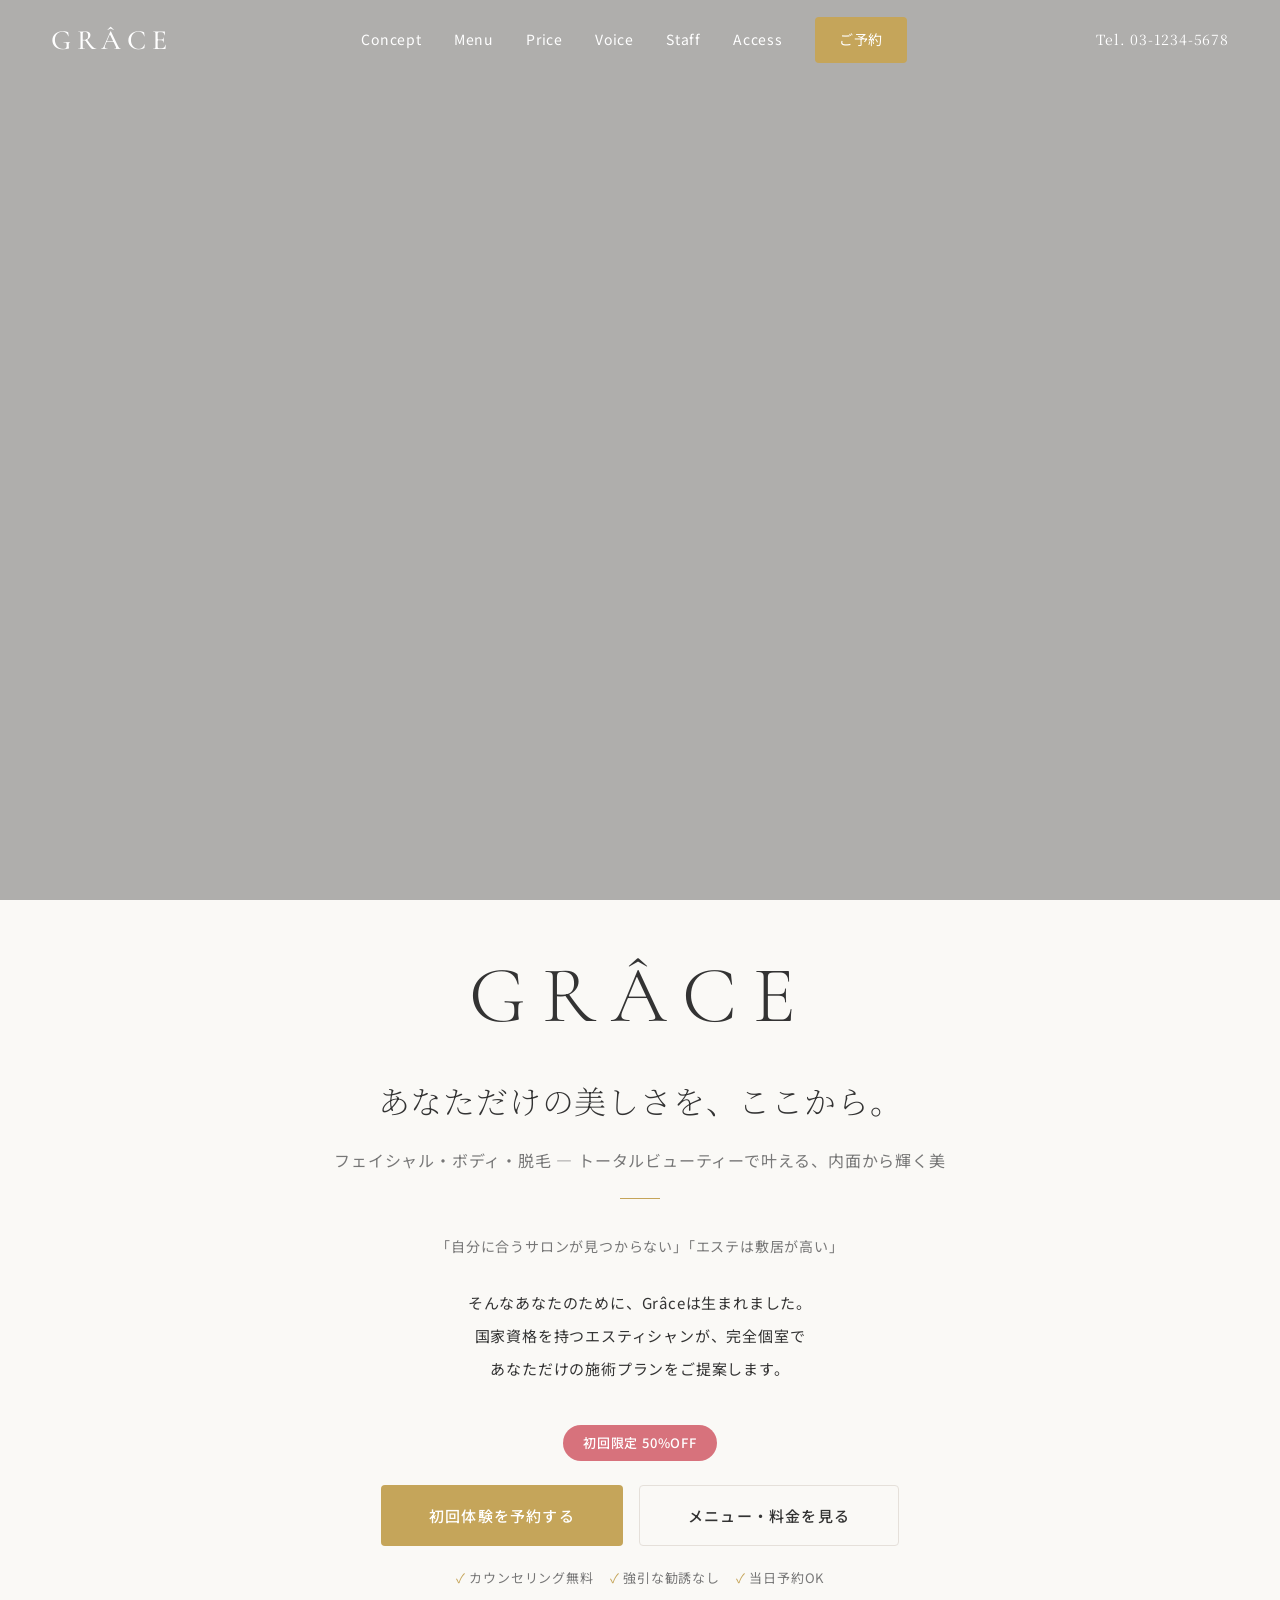
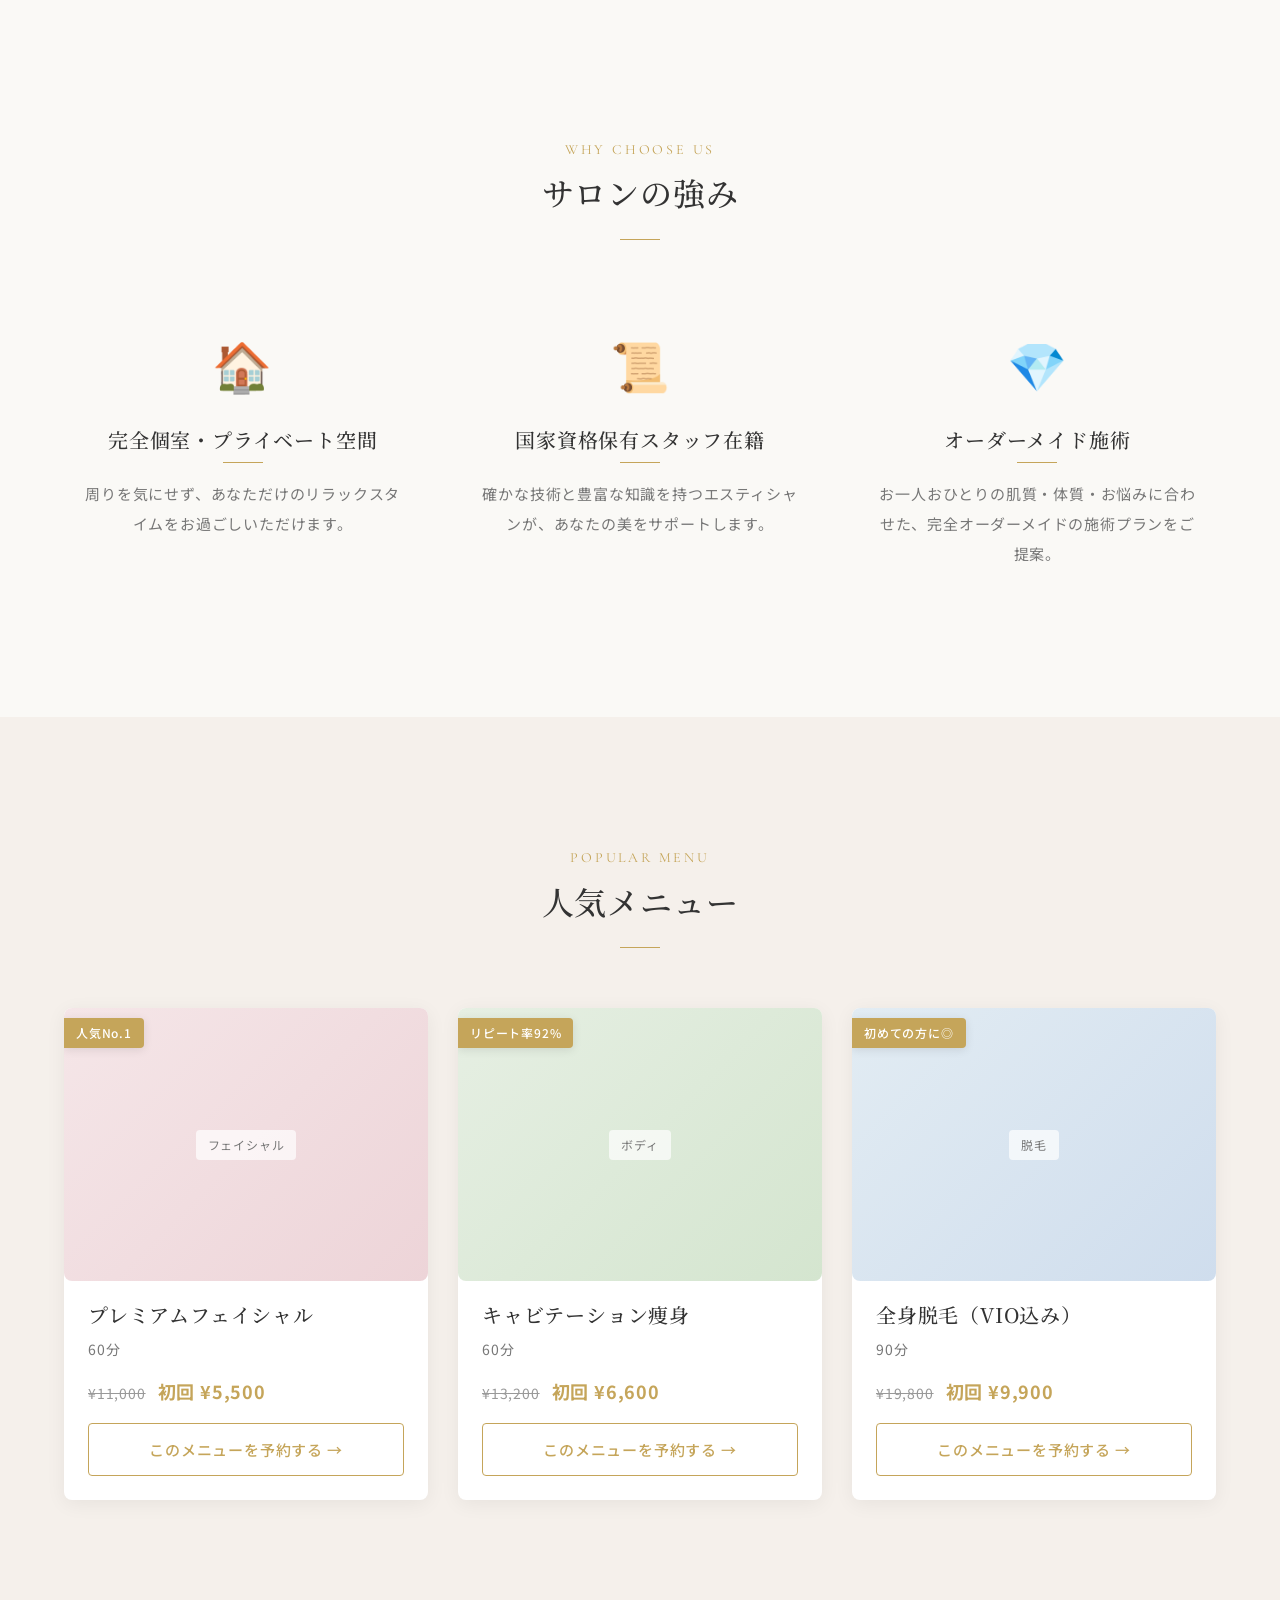
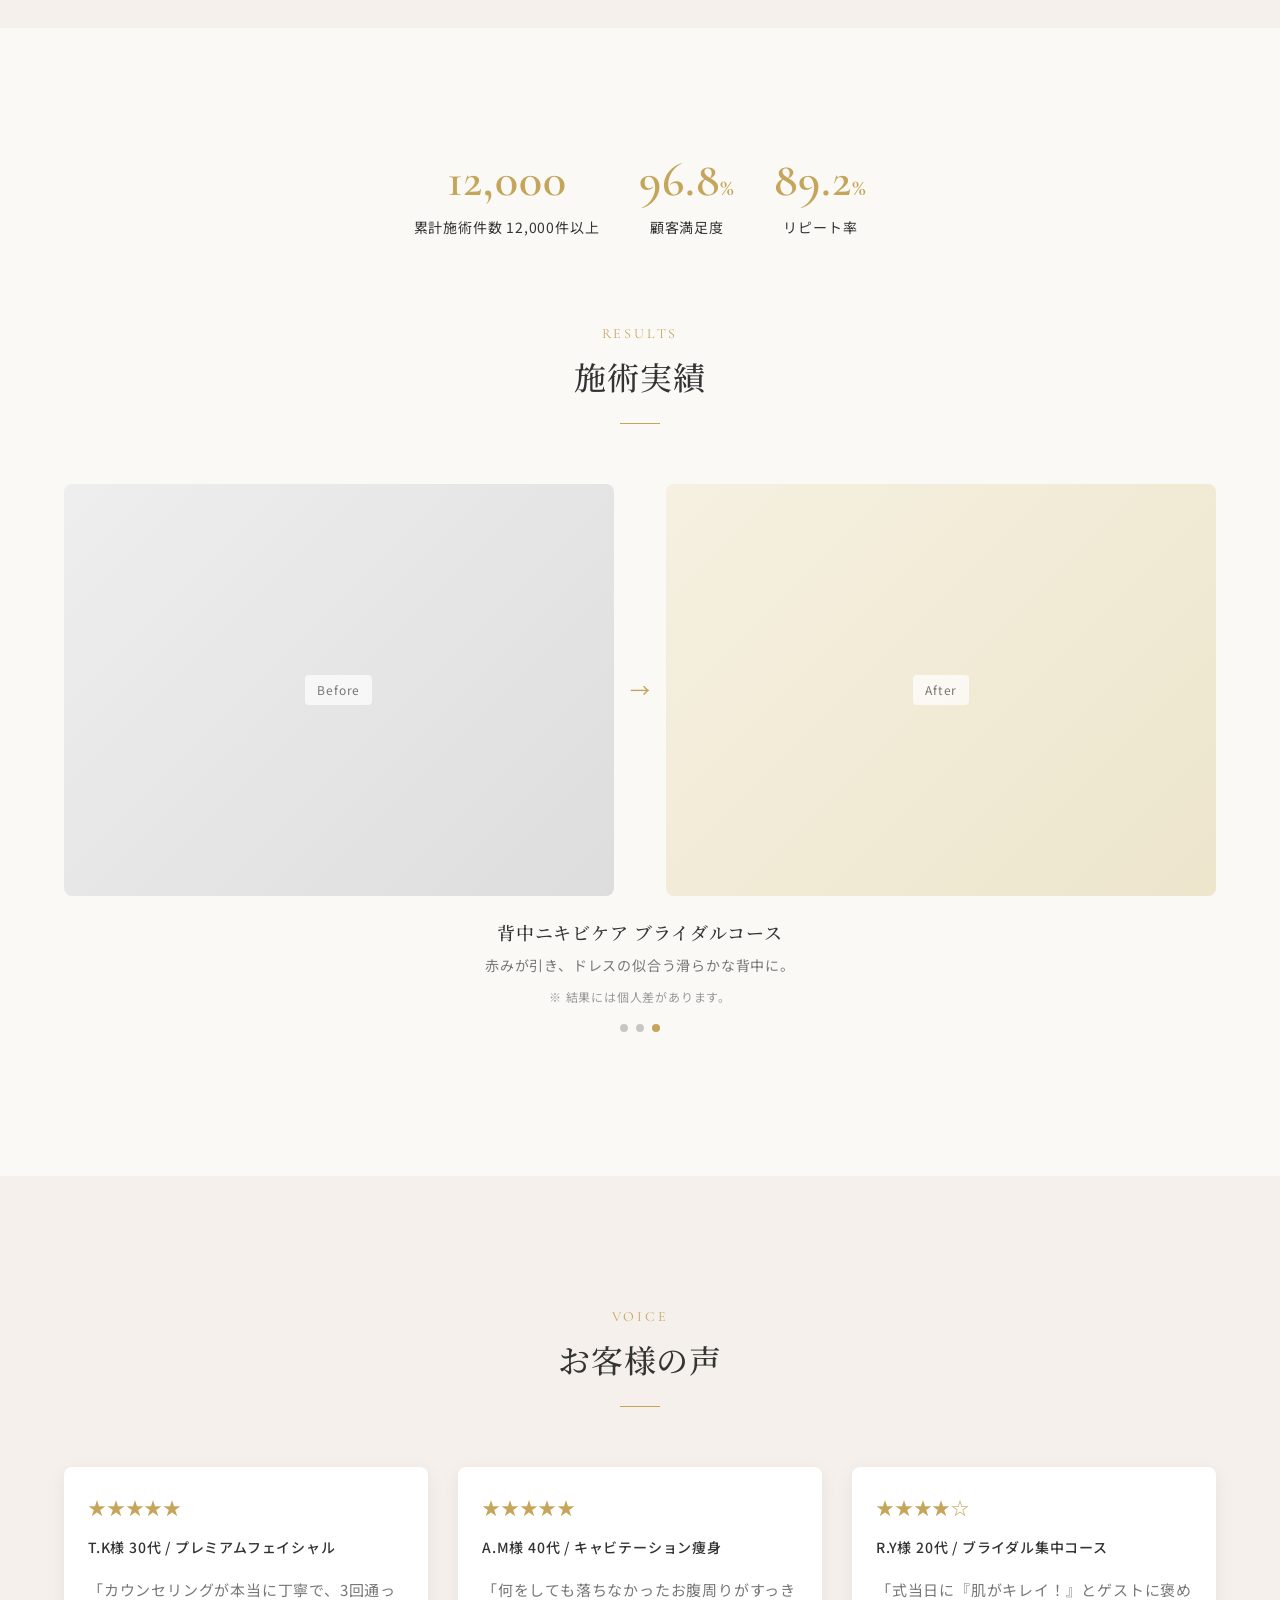
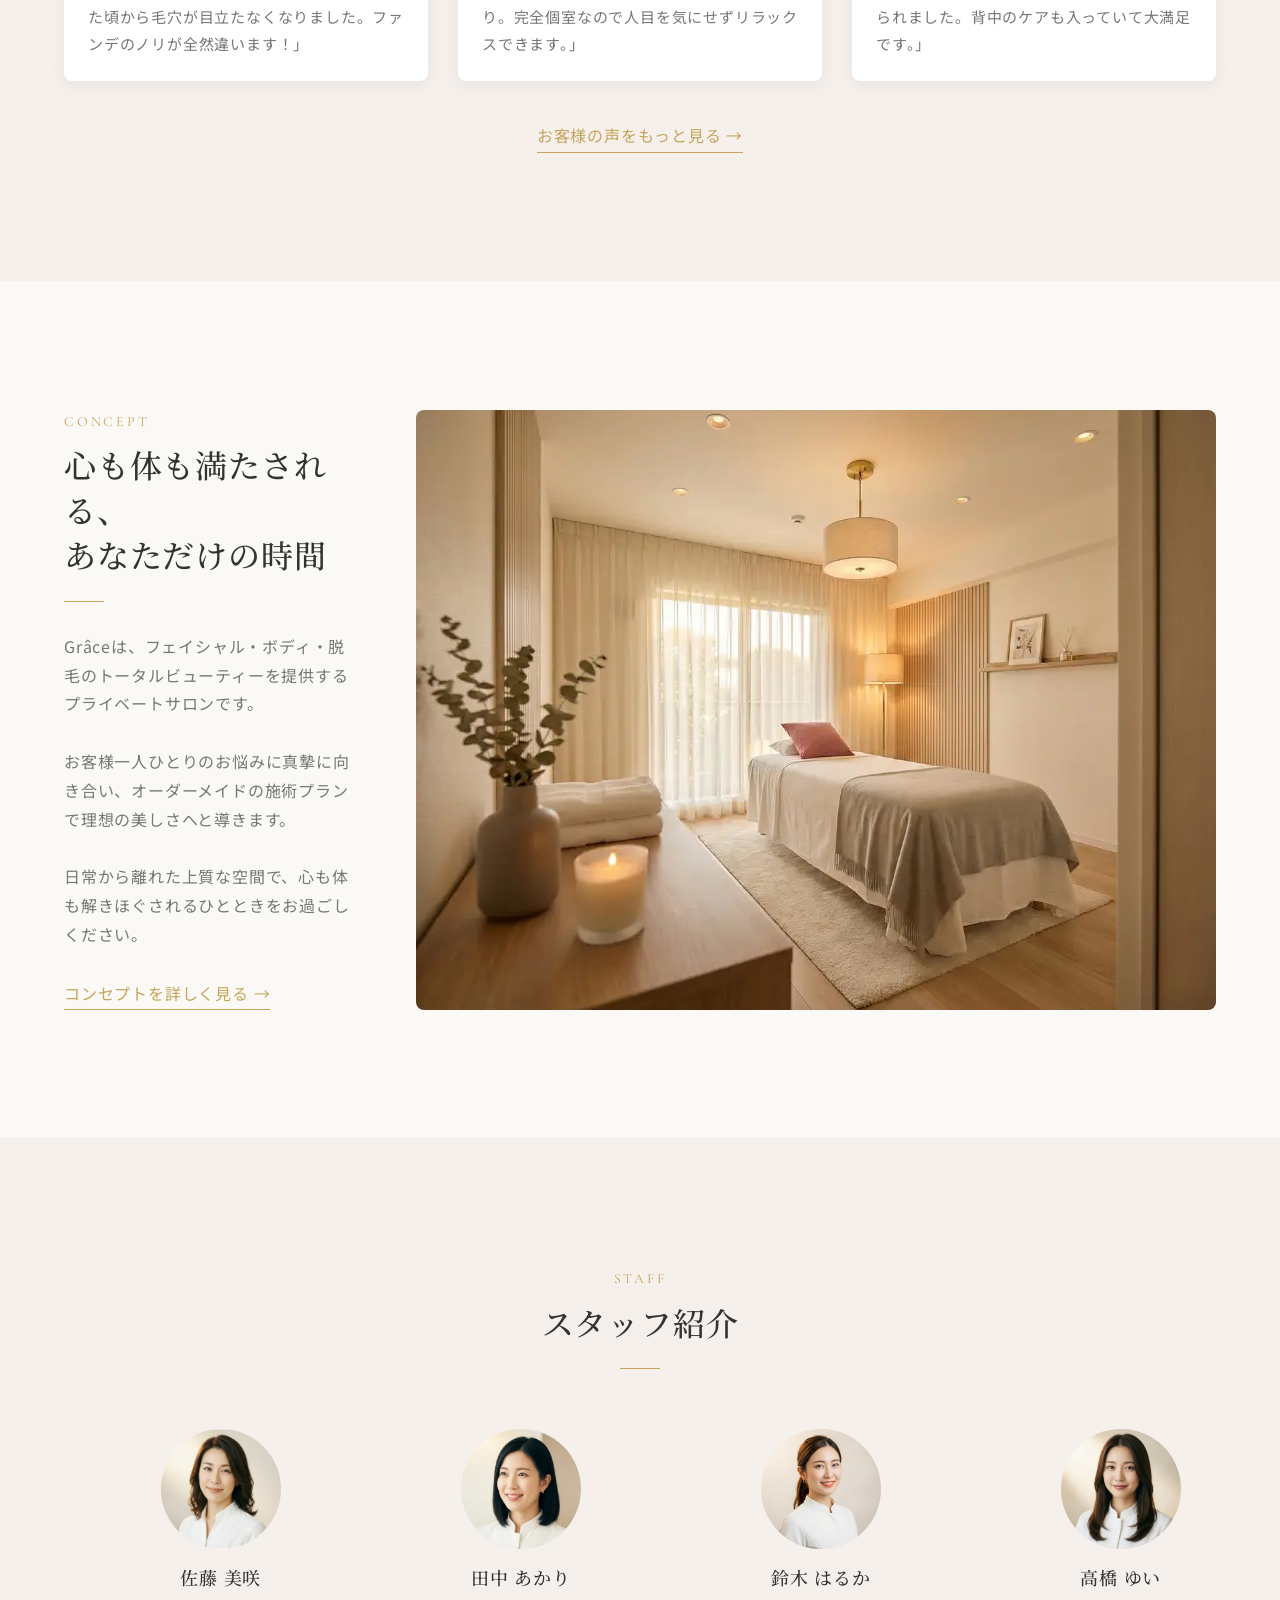
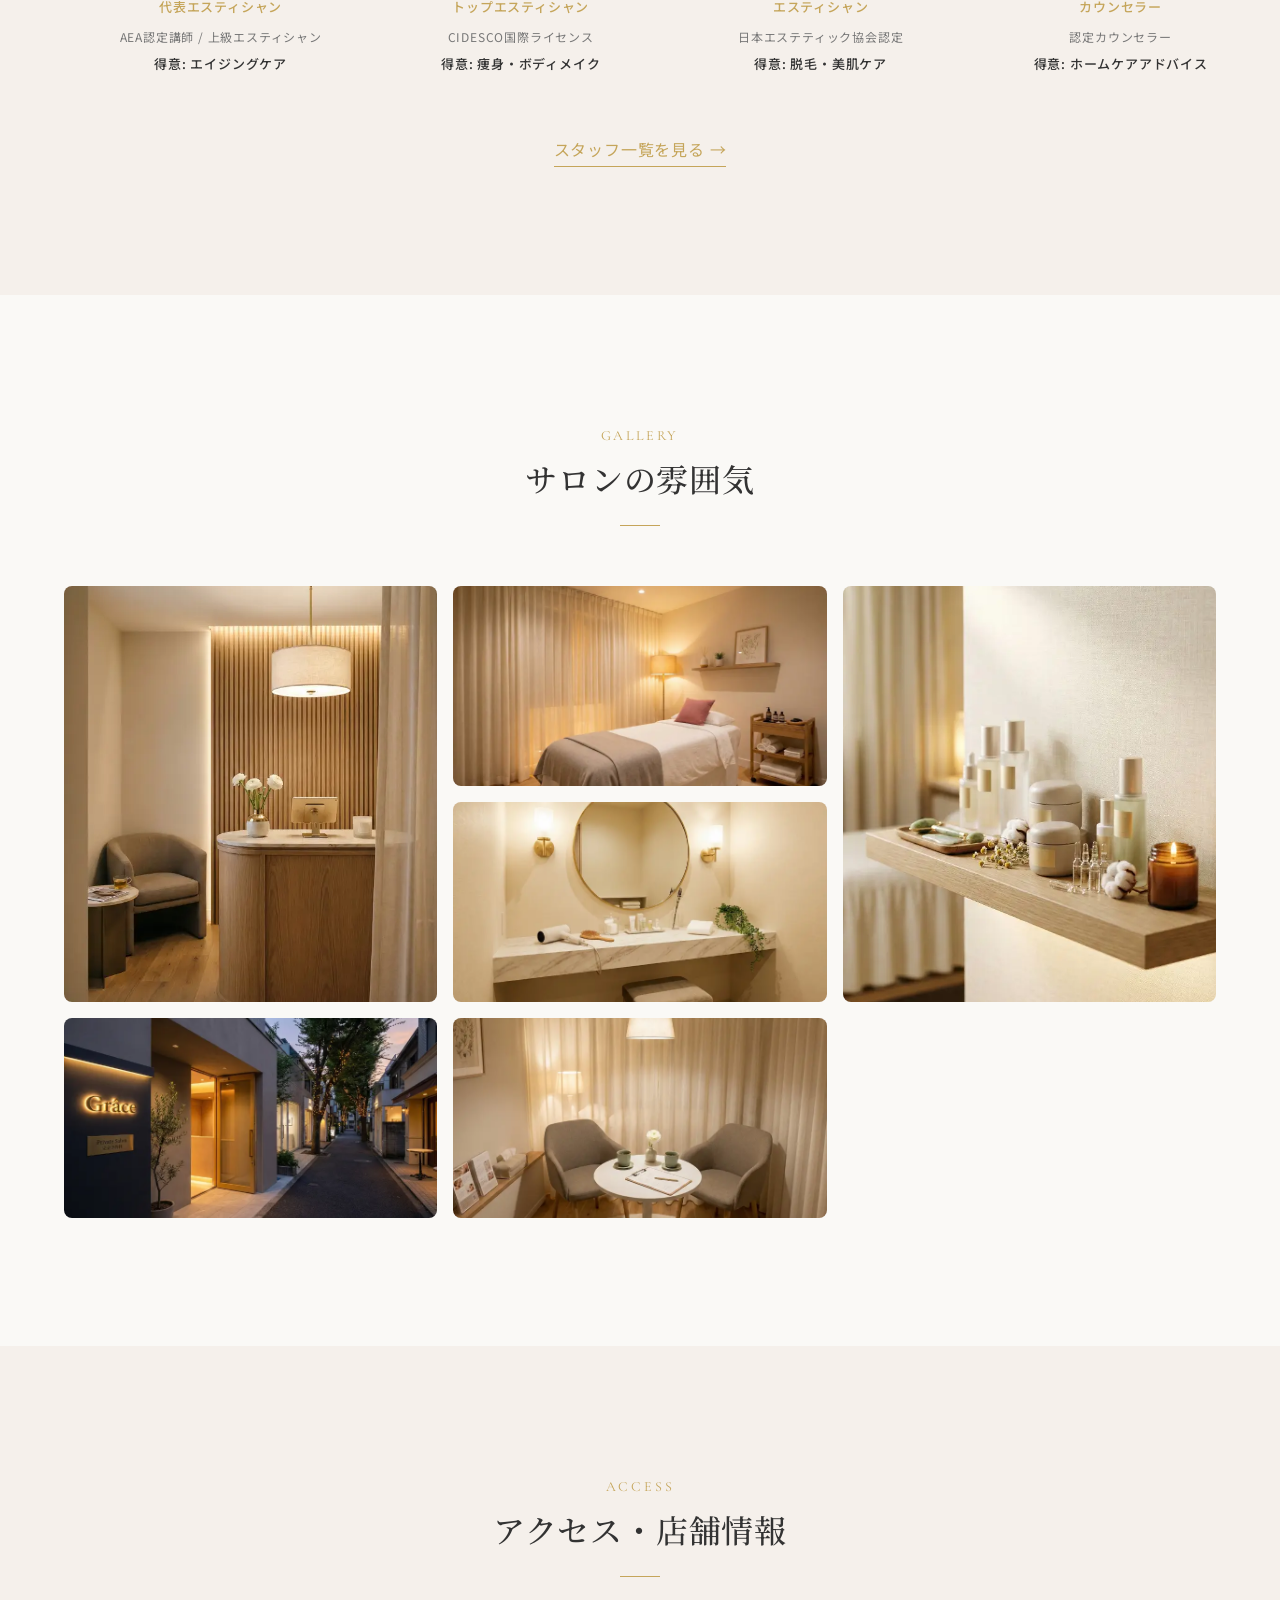
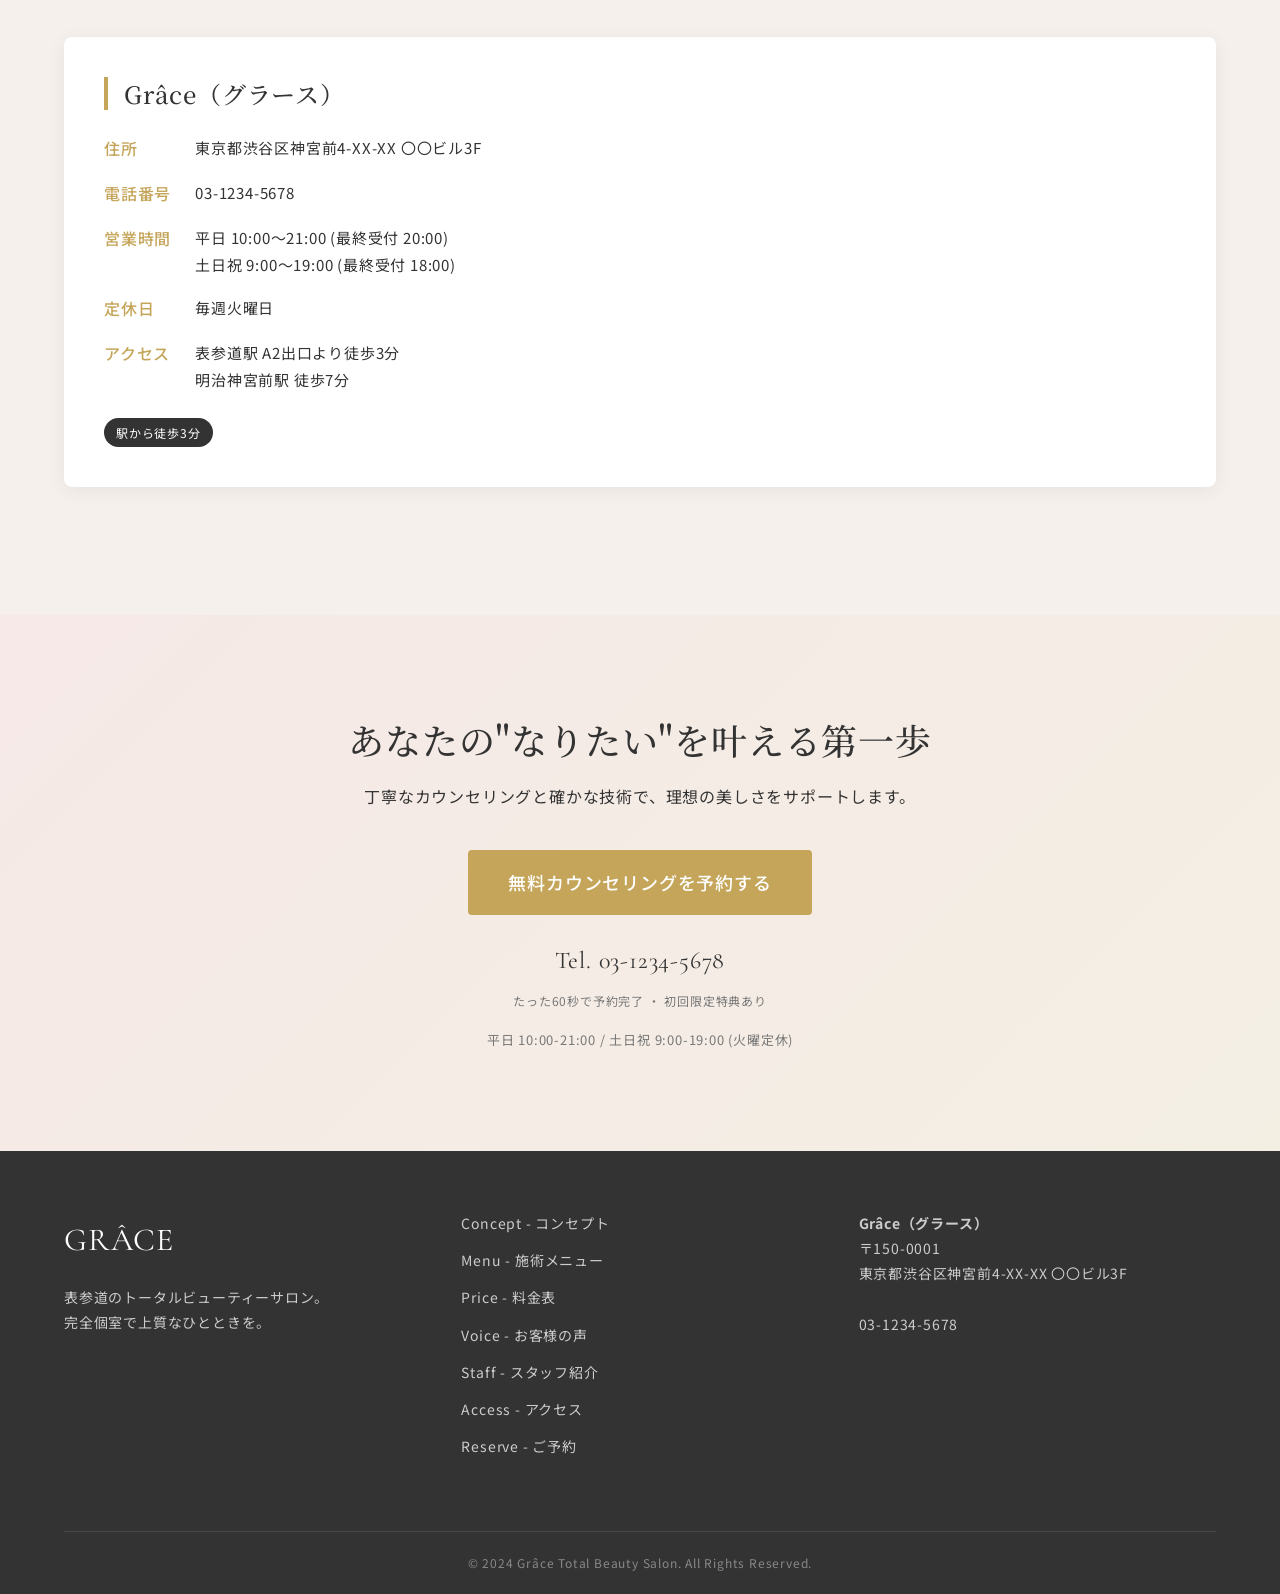
<file: index.html>
<!DOCTYPE html>
<html lang="ja">

<head>
    <meta charset="UTF-8">
    <meta name="viewport" content="width=device-width, initial-scale=1.0">
    <title>Grâce（グラース）| 表参道のトータルビューティーエステサロン</title>
    <meta name="description" content="表参道のエステサロンGrâce（グラース）。フェイシャル・ボディ・脱毛のトータルビューティーで、内面から輝く美を叶えます。完全個室・女性専用。">

    <!-- Fonts -->
    <link rel="preconnect" href="https://fonts.googleapis.com">
    <link rel="preconnect" href="https://fonts.gstatic.com" crossorigin>
    <link
        href="https://fonts.googleapis.com/css2?family=Cormorant+Garamond:ital,wght@0,300;0,400;0,500;0,600;1,400&family=Noto+Sans+JP:wght@300;400;500;700&family=Noto+Serif+JP:wght@200;300;400;500&display=swap"
        rel="stylesheet">

    <!-- Swiper -->
    <link rel="stylesheet" href="https://cdn.jsdelivr.net/npm/swiper@11/swiper-bundle.min.css">

    <!-- Styles -->
    <link rel="stylesheet" href="assets/css/style.css">
    <link rel="stylesheet" href="assets/css/components.css">
    <link rel="stylesheet" href="assets/css/pages/top.css">
</head>

<body>

    <!-- Header -->
    <header class="header">
        <a href="index.html" class="header__logo">GRÂCE</a>
        <nav class="header__nav">
            <a href="concept.html">Concept</a>
            <a href="menu.html">Menu</a>
            <a href="price.html">Price</a>
            <a href="voice.html">Voice</a>
            <a href="staff.html">Staff</a>
            <a href="access.html">Access</a>
            <a href="reserve.html" class="header__cta">ご予約</a>
        </nav>
        <a href="tel:03-1234-5678" class="header__tel">Tel. 03-1234-5678</a>
        <button class="mobile-menu-btn">
            <span></span>
            <span></span>
            <span></span>
        </button>
    </header>

    <!-- Mobile Menu -->
    <div class="mobile-menu">
        <nav class="mobile-menu__nav">
            <a href="index.html" class="mobile-menu__link">Top</a>
            <a href="concept.html" class="mobile-menu__link">Concept</a>
            <a href="menu.html" class="mobile-menu__link">Menu</a>
            <a href="price.html" class="mobile-menu__link">Price</a>
            <a href="voice.html" class="mobile-menu__link">Voice</a>
            <a href="staff.html" class="mobile-menu__link">Staff</a>
            <a href="access.html" class="mobile-menu__link">Access</a>
        </nav>
        <a href="reserve.html" class="btn btn-primary" style="margin-bottom: 20px;">24時間WEB予約</a>
        <a href="tel:03-1234-5678" class="text-sub">Tel. 03-1234-5678</a>
    </div>

    <!-- Hero -->
    <section class="hero">
        <div class="hero-video-wrapper">
            <!-- スマホ用 -->
            <video src="assets/videos/hero_sp.mp4?v=2" class="hero-video hero-video--sp" autoplay loop muted
                playsinline></video>
            <!-- PC用 -->
            <video src="assets/videos/hero_pc.mp4?v=2" class="hero-video hero-video--pc" autoplay loop muted
                playsinline></video>
        </div>
        <div class="hero__overlay"></div>
    </section>

    <!-- Hero Text -->
    <section class="section container" style="text-align: center; padding-top: 40px; padding-bottom: 20px;">
        <h1 class="hero__logo fade-in-up" style="color: var(--text-main);">GRÂCE</h1>
        <p class="hero__catch fade-in-up" style="color: var(--text-main);">あなただけの美しさを、ここから。</p>
        <p class="hero__sub fade-in-up" style="color: var(--text-sub); margin-bottom: 24px;">フェイシャル・ボディ・脱毛 —
            トータルビューティーで叶える、内面から輝く美</p>

        <div class="hero__line fade-in-up"></div>

        <div class="hero__intro fade-in-up">
            <p class="hero__intro-empathy">「自分に合うサロンが見つからない」「エステは敷居が高い」</p>
            <p class="hero__intro-text">
                <span class="hero__intro-line1">そんなあなたのために、Grâceは生まれました。</span><br>
                国家資格を持つエスティシャンが、<span style="display: inline-block;">完全個室で</span><br>
                あなただけの施術プランをご提案します。
            </p>
        </div>

        <div class="hero__badge-inline fade-in-up">初回限定 50%OFF</div>

        <div class="hero__intro-actions fade-in-up">
            <a href="reserve.html" class="btn btn-primary hero__intro-btn">初回体験を予約する</a>
            <a href="menu.html" class="btn hero__intro-btn-outline hero__intro-btn">メニュー・料金を見る</a>
        </div>

        <div class="hero__micro-copy fade-in-up">
            <span><span class="check-icon">✓</span> カウンセリング無料</span>
            <span><span class="check-icon">✓</span> 強引な勧誘なし</span>
            <span><span class="check-icon">✓</span> 当日予約OK</span>
        </div>
    </section>

    <!-- Section 1: USP -->
    <section class="section container">
        <div class="section-header fade-in-up">
            <span class="section-header__en">Why Choose Us</span>
            <h2 class="section-header__ja">サロンの強み</h2>
            <div class="section-header__line"></div>
        </div>
        <div class="usp-grid">
            <div class="usp-card fade-in-up">
                <div class="usp-icon">🏠</div>
                <h3 class="usp-title">完全個室・プライベート空間</h3>
                <p class="usp-desc">周りを気にせず、あなただけのリラックスタイムをお過ごしいただけます。</p>
            </div>
            <div class="usp-card fade-in-up">
                <div class="usp-icon">📜</div>
                <h3 class="usp-title">国家資格保有スタッフ在籍</h3>
                <p class="usp-desc">確かな技術と豊富な知識を持つエスティシャンが、あなたの美をサポートします。</p>
            </div>
            <div class="usp-card fade-in-up">
                <div class="usp-icon">💎</div>
                <h3 class="usp-title">オーダーメイド施術</h3>
                <p class="usp-desc">お一人おひとりの肌質・体質・お悩みに合わせた、完全オーダーメイドの施術プランをご提案。</p>
            </div>
        </div>
    </section>

    <!-- Section 2: Popular Menu -->
    <section class="section bg-sub">
        <div class="container">
            <div class="section-header fade-in-up">
                <span class="section-header__en">Popular Menu</span>
                <h2 class="section-header__ja">人気メニュー</h2>
                <div class="section-header__line"></div>
            </div>
            <div class="menu-grid">
                <!-- Menu 1 -->
                <div class="card menu-card fade-in-up">
                    <div class="menu-card__img placeholder-img" data-label="フェイシャル"
                        style="aspect-ratio: 4/3; background: linear-gradient(135deg, #f5e6e8, #edd4d8);">
                        <span class="menu-card__badge">人気No.1</span>
                    </div>
                    <div class="menu-card__body">
                        <h3 class="menu-card__title">プレミアムフェイシャル</h3>
                        <p class="menu-card__time">60分</p>
                        <div class="menu-card__price">
                            <span class="price-normal">¥11,000</span>
                            <span class="price-first text-gold">初回 ¥5,500</span>
                        </div>
                        <a href="reserve.html" class="btn btn-outline-gold"
                            style="width: 100%; margin-top: 16px;">このメニューを予約する →</a>
                    </div>
                </div>
                <!-- Menu 2 -->
                <div class="card menu-card fade-in-up">
                    <div class="menu-card__img placeholder-img" data-label="ボディ"
                        style="aspect-ratio: 4/3; background: linear-gradient(135deg, #e6efe3, #d4e5cf);">
                        <span class="menu-card__badge">リピート率92%</span>
                    </div>
                    <div class="menu-card__body">
                        <h3 class="menu-card__title">キャビテーション痩身</h3>
                        <p class="menu-card__time">60分</p>
                        <div class="menu-card__price">
                            <span class="price-normal">¥13,200</span>
                            <span class="price-first text-gold">初回 ¥6,600</span>
                        </div>
                        <a href="reserve.html" class="btn btn-outline-gold"
                            style="width: 100%; margin-top: 16px;">このメニューを予約する →</a>
                    </div>
                </div>
                <!-- Menu 3 -->
                <div class="card menu-card fade-in-up">
                    <div class="menu-card__img placeholder-img" data-label="脱毛"
                        style="aspect-ratio: 4/3; background: linear-gradient(135deg, #e2ecf3, #cfdded);">
                        <span class="menu-card__badge">初めての方に◎</span>
                    </div>
                    <div class="menu-card__body">
                        <h3 class="menu-card__title">全身脱毛（VIO込み）</h3>
                        <p class="menu-card__time">90分</p>
                        <div class="menu-card__price">
                            <span class="price-normal">¥19,800</span>
                            <span class="price-first text-gold">初回 ¥9,900</span>
                        </div>
                        <a href="reserve.html" class="btn btn-outline-gold"
                            style="width: 100%; margin-top: 16px;">このメニューを予約する →</a>
                    </div>
                </div>
            </div>
        </div>
    </section>

    <!-- Section 3: Before/After -->
    <section class="section container">
        <div class="stats-grid fade-in-up">
            <div class="stat-item">
                <span class="stat-num">12,000</span>
                <span class="stat-label">累計施術件数 12,000件以上</span>
            </div>
            <div class="stat-item">
                <span class="stat-num">96.8<small>%</small></span>
                <span class="stat-label">顧客満足度</span>
            </div>
            <div class="stat-item">
                <span class="stat-num">89.2<small>%</small></span>
                <span class="stat-label">リピート率</span>
            </div>
        </div>

        <div class="section-header fade-in-up" style="margin-top: 80px;">
            <span class="section-header__en">Results</span>
            <h2 class="section-header__ja">施術実績</h2>
            <div class="section-header__line"></div>
        </div>

        <div class="swiper result-slider fade-in-up">
            <div class="swiper-wrapper">
                <!-- Case 1 -->
                <div class="swiper-slide result-slide">
                    <div class="result-img-box">
                        <div class="result-img placeholder-img" data-label="Before"
                            style="background: linear-gradient(135deg, #eee, #ddd);"></div>
                        <div class="result-arrow">→</div>
                        <div class="result-img placeholder-img" data-label="After"
                            style="background: linear-gradient(135deg, #f5e6e8, #edd4d8);"></div>
                    </div>
                    <div class="result-info">
                        <h3 class="result-title">プレミアムフェイシャル 3回コース終了後</h3>
                        <p class="result-desc">頬のたるみが引き締まり、全体的にトーンアップしました。</p>
                        <p class="result-note">※ 結果には個人差があります。</p>
                    </div>
                </div>
                <!-- Case 2 -->
                <div class="swiper-slide result-slide">
                    <div class="result-img-box">
                        <div class="result-img placeholder-img" data-label="Before"
                            style="background: linear-gradient(135deg, #eee, #ddd);"></div>
                        <div class="result-arrow">→</div>
                        <div class="result-img placeholder-img" data-label="After"
                            style="background: linear-gradient(135deg, #e6efe3, #d4e5cf);"></div>
                    </div>
                    <div class="result-info">
                        <h3 class="result-title">キャビテーション痩身 お腹周り集中</h3>
                        <p class="result-desc">ウエストラインがくっきりとし、サイズダウンに成功。</p>
                        <p class="result-note">※ 結果には個人差があります。</p>
                    </div>
                </div>
                <!-- Case 3 -->
                <div class="swiper-slide result-slide">
                    <div class="result-img-box">
                        <div class="result-img placeholder-img" data-label="Before"
                            style="background: linear-gradient(135deg, #eee, #ddd);"></div>
                        <div class="result-arrow">→</div>
                        <div class="result-img placeholder-img" data-label="After"
                            style="background: linear-gradient(135deg, #f5f0e0, #ede5cc);"></div>
                    </div>
                    <div class="result-info">
                        <h3 class="result-title">背中ニキビケア ブライダルコース</h3>
                        <p class="result-desc">赤みが引き、ドレスの似合う滑らかな背中に。</p>
                        <p class="result-note">※ 結果には個人差があります。</p>
                    </div>
                </div>
            </div>
            <div class="swiper-pagination"></div>
        </div>
    </section>

    <!-- Section 4: Voice -->
    <section class="section bg-sub">
        <div class="container">
            <div class="section-header fade-in-up">
                <span class="section-header__en">Voice</span>
                <h2 class="section-header__ja">お客様の声</h2>
                <div class="section-header__line"></div>
            </div>
            <div class="voice-grid">
                <!-- Voice 1 -->
                <div class="card voice-card fade-in-up">
                    <div class="voice-star">★★★★★</div>
                    <div class="voice-meta">T.K様 30代 / プレミアムフェイシャル</div>
                    <p class="voice-text">「カウンセリングが本当に丁寧で、3回通った頃から毛穴が目立たなくなりました。ファンデのノリが全然違います！」</p>
                </div>
                <!-- Voice 2 -->
                <div class="card voice-card fade-in-up">
                    <div class="voice-star">★★★★★</div>
                    <div class="voice-meta">A.M様 40代 / キャビテーション痩身</div>
                    <p class="voice-text">「何をしても落ちなかったお腹周りがすっきり。完全個室なので人目を気にせずリラックスできます。」</p>
                </div>
                <!-- Voice 3 -->
                <div class="card voice-card fade-in-up">
                    <div class="voice-star">★★★★☆</div>
                    <div class="voice-meta">R.Y様 20代 / ブライダル集中コース</div>
                    <p class="voice-text">「式当日に『肌がキレイ！』とゲストに褒められました。背中のケアも入っていて大満足です。」</p>
                </div>
            </div>
            <div class="text-center" style="margin-top: 40px;">
                <a href="voice.html" class="text-link-gold fade-in-up">お客様の声をもっと見る →</a>
            </div>
        </div>
    </section>

    <!-- Section 5: Concept -->
    <section class="section container">
        <div class="concept-box fade-in-up">
            <div class="concept-content">
                <div class="section-header" style="text-align: left; margin-bottom: 30px;">
                    <span class="section-header__en">Concept</span>
                    <h2 class="section-header__ja">心も体も満たされる、<br>あなただけの時間</h2>
                    <div class="section-header__line" style="margin: 0;"></div>
                </div>
                <p class="concept-text">
                    Grâceは、フェイシャル・ボディ・脱毛のトータルビューティーを提供するプライベートサロンです。<br><br>
                    お客様一人ひとりのお悩みに真摯に向き合い、オーダーメイドの施術プランで理想の美しさへと導きます。<br><br>
                    日常から離れた上質な空間で、心も体も解きほぐされるひとときをお過ごしください。
                </p>
                <a href="concept.html" class="text-link-gold">コンセプトを詳しく見る →</a>
            </div>
            <img src="assets/images/top_concept.webp" alt="Salon Space" class="concept-img">
        </div>
    </section>

    <!-- Section 6: Staff -->
    <section class="section bg-sub">
        <div class="container__wide" style="width: 95%; max-width: 1400px; margin: 0 auto;">
            <div class="section-header fade-in-up">
                <span class="section-header__en">Staff</span>
                <h2 class="section-header__ja">スタッフ紹介</h2>
                <div class="section-header__line"></div>
            </div>

            <div class="staff-scroll-container fade-in-up">
                <div class="staff-scroll-wrapper">
                    <!-- Staff 1 -->
                    <div class="staff-card">
                        <img src="assets/images/staff_rep.webp" alt="佐藤 美咲" class="staff-img">
                        <h3 class="staff-name">佐藤 美咲</h3>
                        <p class="staff-role">代表エスティシャン</p>
                        <p class="staff-cert">AEA認定講師 / 上級エスティシャン</p>
                        <p class="staff-spec">得意: エイジングケア</p>
                    </div>
                    <!-- Staff 2 -->
                    <div class="staff-card">
                        <img src="assets/images/staff_01.webp" alt="田中 あかり" class="staff-img">
                        <h3 class="staff-name">田中 あかり</h3>
                        <p class="staff-role">トップエスティシャン</p>
                        <p class="staff-cert">CIDESCO国際ライセンス</p>
                        <p class="staff-spec">得意: 痩身・ボディメイク</p>
                    </div>
                    <!-- Staff 3 -->
                    <div class="staff-card">
                        <img src="assets/images/staff_02.webp" alt="鈴木 はるか" class="staff-img">
                        <h3 class="staff-name">鈴木 はるか</h3>
                        <p class="staff-role">エスティシャン</p>
                        <p class="staff-cert">日本エステティック協会認定</p>
                        <p class="staff-spec">得意: 脱毛・美肌ケア</p>
                    </div>
                    <!-- Staff 4 -->
                    <div class="staff-card">
                        <img src="assets/images/staff_03.webp" alt="高橋 ゆい" class="staff-img">
                        <h3 class="staff-name">高橋 ゆい</h3>
                        <p class="staff-role">カウンセラー</p>
                        <p class="staff-cert">認定カウンセラー</p>
                        <p class="staff-spec">得意: ホームケアアドバイス</p>
                    </div>
                </div>
            </div>
            <div class="text-center" style="margin-top: 40px;">
                <a href="staff.html" class="text-link-gold fade-in-up">スタッフ一覧を見る →</a>
            </div>
        </div>
    </section>

    <!-- Section 7: Gallery -->
    <section class="section container">
        <div class="section-header fade-in-up">
            <span class="section-header__en">Gallery</span>
            <h2 class="section-header__ja">サロンの雰囲気</h2>
            <div class="section-header__line"></div>
        </div>
        <div class="gallery-grid fade-in-up">
            <!-- Emulating Masonry with specific aspect ratios -->
            <div class="gallery-item" style="grid-row: span 2;">
                <img src="assets/images/gallery_01.webp" alt="Reception" class="gallery-img">
            </div>
            <div class="gallery-item">
                <img src="assets/images/gallery_02.webp" alt="Treatment Room" class="gallery-img">
            </div>
            <div class="gallery-item" style="grid-row: span 2;">
                <img src="assets/images/gallery_03.webp" alt="Cosmetics" class="gallery-img">
            </div>
            <div class="gallery-item">
                <img src="assets/images/gallery_04.webp" alt="Powder Room" class="gallery-img">
            </div>
            <div class="gallery-item">
                <img src="assets/images/gallery_05.webp" alt="Entrance" class="gallery-img">
            </div>
            <div class="gallery-item">
                <img src="assets/images/gallery_06.webp" alt="Counseling" class="gallery-img">
            </div>
        </div>
    </section>

    <!-- Section 8: Access -->
    <section class="section bg-sub">
        <div class="container">
            <div class="section-header fade-in-up">
                <span class="section-header__en">Access</span>
                <h2 class="section-header__ja">アクセス・店舗情報</h2>
                <div class="section-header__line"></div>
            </div>
            <div class="access-box fade-in-up">
                <div class="access-info">
                    <h3 class="access-name">Grâce（グラース）</h3>
                    <dl class="access-dl">
                        <dt>住所</dt>
                        <dd>東京都渋谷区神宮前4-XX-XX 〇〇ビル3F</dd>
                        <dt>電話番号</dt>
                        <dd><a href="tel:03-1234-5678">03-1234-5678</a></dd>
                        <dt>営業時間</dt>
                        <dd>
                            平日 10:00〜21:00 (最終受付 20:00)<br>
                            土日祝 9:00〜19:00 (最終受付 18:00)
                        </dd>
                        <dt>定休日</dt>
                        <dd>毎週火曜日</dd>
                        <dt>アクセス</dt>
                        <dd>
                            表参道駅 A2出口より徒歩3分<br>
                            明治神宮前駅 徒歩7分
                        </dd>
                    </dl>
                    <div class="access-badge">駅から徒歩3分</div>
                </div>
                <div class="access-map">
                    <iframe
                        src="https://www.google.com/maps/embed?pb=!1m18!1m12!1m3!1d3241.6521746200673!2d139.7088916763481!3d35.66093867259392!2m3!1f0!2f0!3f0!3m2!1i1024!2i768!4f13.1!3m3!1m2!1s0x60188ca21d01130d%3A0xf60759f234707198!2z5om744CA5Y-C6YGT6aeF!5e0!3m2!1sja!2sjp!4v1700000000000!5m2!1sja!2sjp"
                        width="100%" height="100%" style="border:0;" allowfullscreen="" loading="lazy"
                        referrerpolicy="no-referrer-when-downgrade"></iframe>
                </div>
            </div>
        </div>
    </section>

    <!-- Section 9: CTA -->
    <section class="section cta-section">
        <div class="container fade-in-up">
            <h2 class="cta-title">あなたの"なりたい"を叶える第一歩</h2>
            <p class="cta-sub">丁寧なカウンセリングと確かな技術で、理想の美しさをサポートします。</p>
            <a href="reserve.html" class="btn btn-primary btn-large btn-pulse"
                style="margin-bottom: 24px;">無料カウンセリングを予約する</a>
            <div class="cta-tel">
                <a href="tel:03-1234-5678">Tel. 03-1234-5678</a>
            </div>
            <p class="cta-micro">たった60秒で予約完了 ・ 初回限定特典あり</p>
            <div class="cta-hours">平日 10:00-21:00 / 土日祝 9:00-19:00 (火曜定休)</div>
        </div>
    </section>

    <!-- Footer -->
    <footer class="footer">
        <div class="container">
            <div class="footer__content">
                <div class="footer__col">
                    <a href="index.html" class="footer__logo">GRÂCE</a>
                    <p style="margin-bottom: 16px;">表参道のトータルビューティーサロン。<br>完全個室で上質なひとときを。</p>
                    <div class="sns-icons">
                        <!-- Add SNS icons here if needed -->
                    </div>
                </div>
                <div class="footer__col">
                    <ul class="footer__links">
                        <li><a href="concept.html">Concept - コンセプト</a></li>
                        <li><a href="menu.html">Menu - 施術メニュー</a></li>
                        <li><a href="price.html">Price - 料金表</a></li>
                        <li><a href="voice.html">Voice - お客様の声</a></li>
                        <li><a href="staff.html">Staff - スタッフ紹介</a></li>
                        <li><a href="access.html">Access - アクセス</a></li>
                        <li><a href="reserve.html">Reserve - ご予約</a></li>
                    </ul>
                </div>
                <div class="footer__col">
                    <p><strong>Grâce（グラース）</strong></p>
                    <p>〒150-0001<br>東京都渋谷区神宮前4-XX-XX 〇〇ビル3F</p>
                    <br>
                    <p><a href="tel:03-1234-5678">03-1234-5678</a></p>
                </div>
            </div>
            <div class="footer__bottom">
                <p>&copy; 2024 Grâce Total Beauty Salon. All Rights Reserved.</p>
            </div>
        </div>
    </footer>

    <!-- Floating LINE CTA -->
    <a href="https://line.me/R/ti/p/@example" target="_blank" class="floating-line-cta" aria-label="LINEで予約する">
        <svg width="22" height="22" viewBox="0 0 24 24" fill="none" xmlns="http://www.w3.org/2000/svg">
            <path
                d="M24 10.304C24 4.612 18.618 0 12 0C5.383 0 0 4.612 0 10.304C0 15.353 4.148 19.588 9.605 20.404C10.038 20.495 10.33 20.896 10.298 21.326C10.254 21.91 10.065 23.084 10.027 23.327C9.974 23.666 10.207 23.905 10.493 23.755C10.748 23.62 14.156 21.6 17.514 18.257C21.464 14.248 24 12.35 24 10.304ZM7.726 13.916C7.726 14.164 7.525 14.364 7.278 14.364H4.085C3.837 14.364 3.636 14.164 3.636 13.916V7.056C3.636 6.809 3.837 6.608 4.085 6.608C4.333 6.608 4.534 6.809 4.534 7.056V13.468H7.278C7.525 13.468 7.726 13.669 7.726 13.916ZM10.51 13.916C10.51 14.164 10.309 14.364 10.061 14.364C9.814 14.364 9.613 14.164 9.613 13.916V7.056C9.613 6.809 9.814 6.608 10.061 6.608C10.309 6.608 10.51 6.809 10.51 7.056V13.916ZM16.48 13.916C16.48 14.164 16.279 14.364 16.031 14.364C15.827 14.364 15.65 14.226 15.597 14.032L13.116 8.52V13.916C13.116 14.164 12.915 14.364 12.667 14.364C12.42 14.364 12.219 14.164 12.219 13.916V7.056C12.219 6.809 12.42 6.608 12.667 6.608C12.871 6.608 13.048 6.746 13.101 6.94L15.582 12.453V7.056C15.582 6.809 15.783 6.608 16.031 6.608C16.279 6.608 16.48 6.809 16.48 7.056V13.916ZM20.734 8.014C20.734 8.261 20.533 8.462 20.285 8.462H18.42V9.894H20.285C20.533 9.894 20.734 10.095 20.734 10.342C20.734 10.59 20.533 10.791 20.285 10.791H18.42V12.468H20.285C20.533 12.468 20.734 12.669 20.734 12.916C20.734 13.164 20.533 13.364 20.285 13.364H17.973C17.725 13.364 17.524 13.164 17.524 12.916V7.056C17.524 6.809 17.725 6.608 17.973 6.608H20.285C20.533 6.608 20.734 6.809 20.734 7.056C20.734 7.304 20.533 7.505 20.285 7.505H18.42V8.014H20.285C20.734 8.014 20.734 8.014 20.734 8.014Z"
                fill="white" />
        </svg>
        <span class="line-cta-text-1">初回50%OFF</span>
        <span class="line-cta-text-2">予約する ▶</span>
    </a>



    <!-- Scripts -->
    <script src="https://cdn.jsdelivr.net/npm/swiper@11/swiper-bundle.min.js"></script>
    <script src="assets/js/main.js"></script>
    <script src="assets/js/top.js"></script>
</body>

</html>
</file>
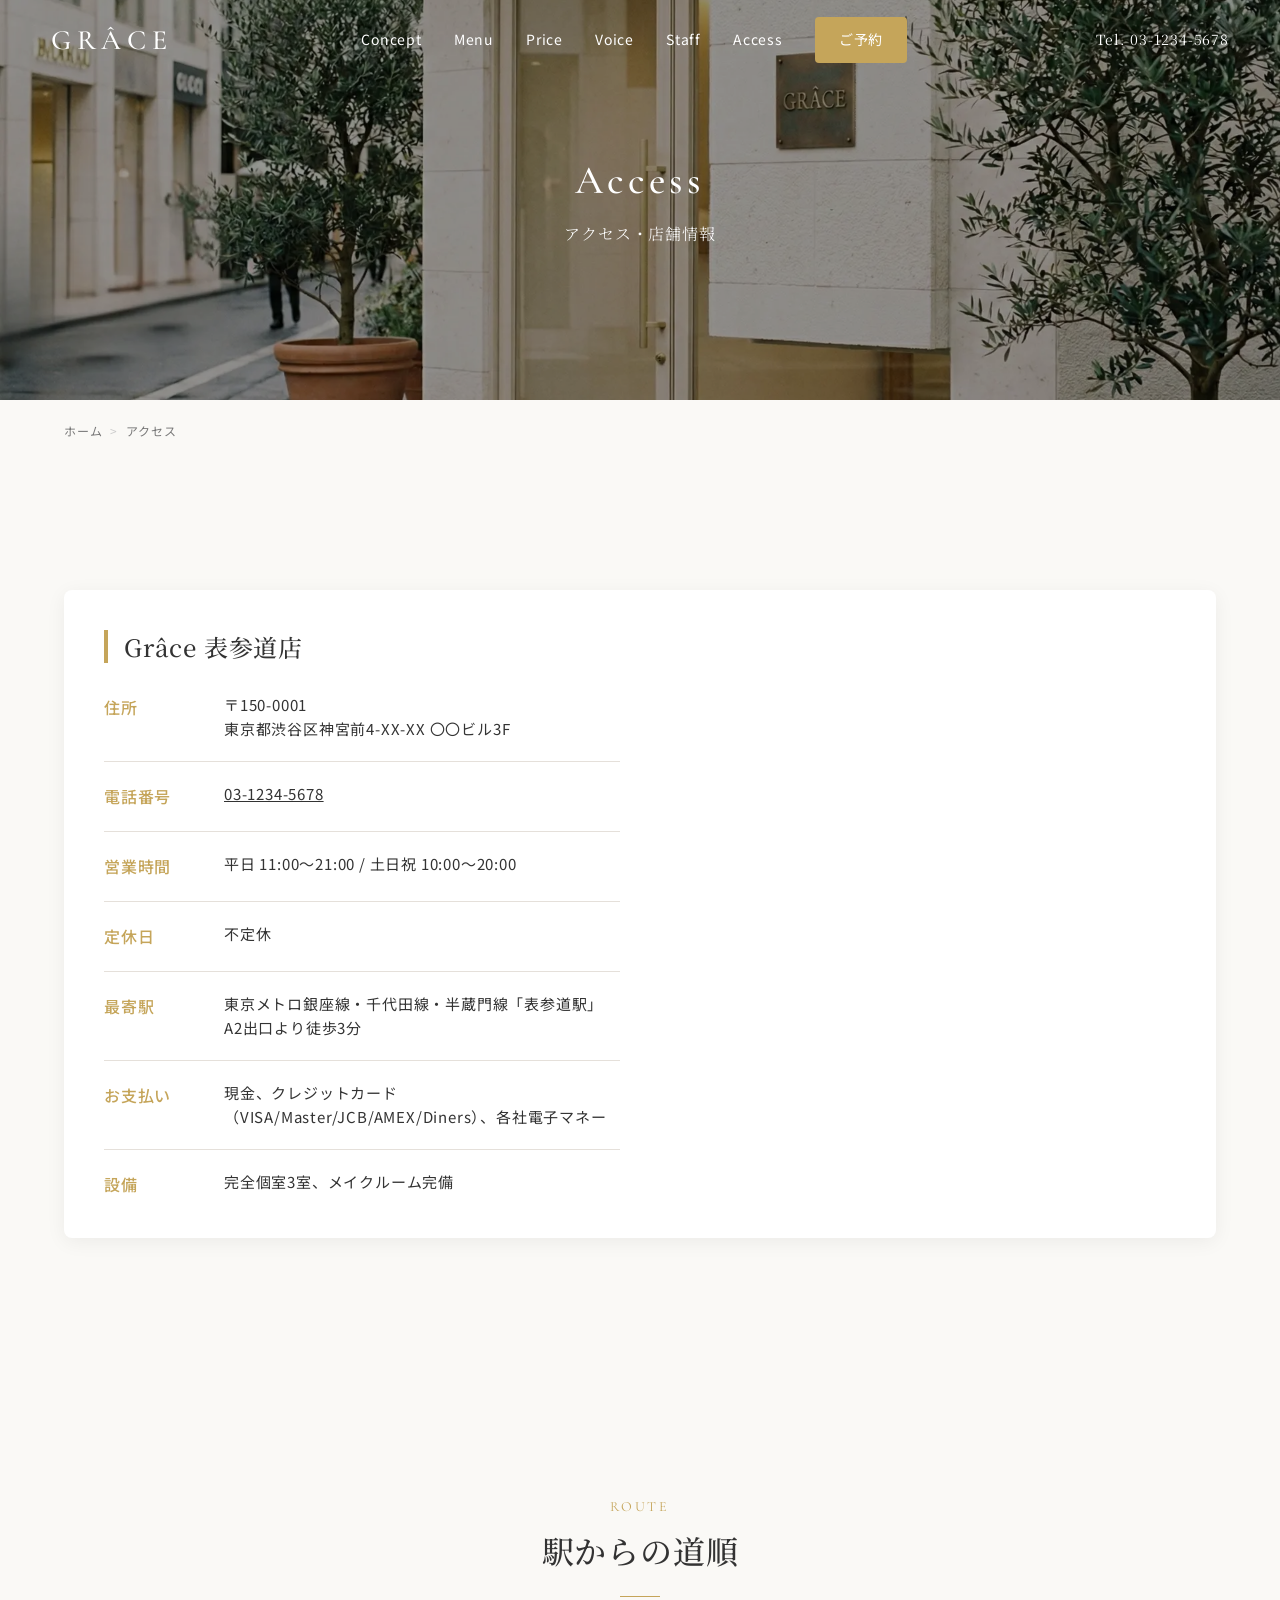
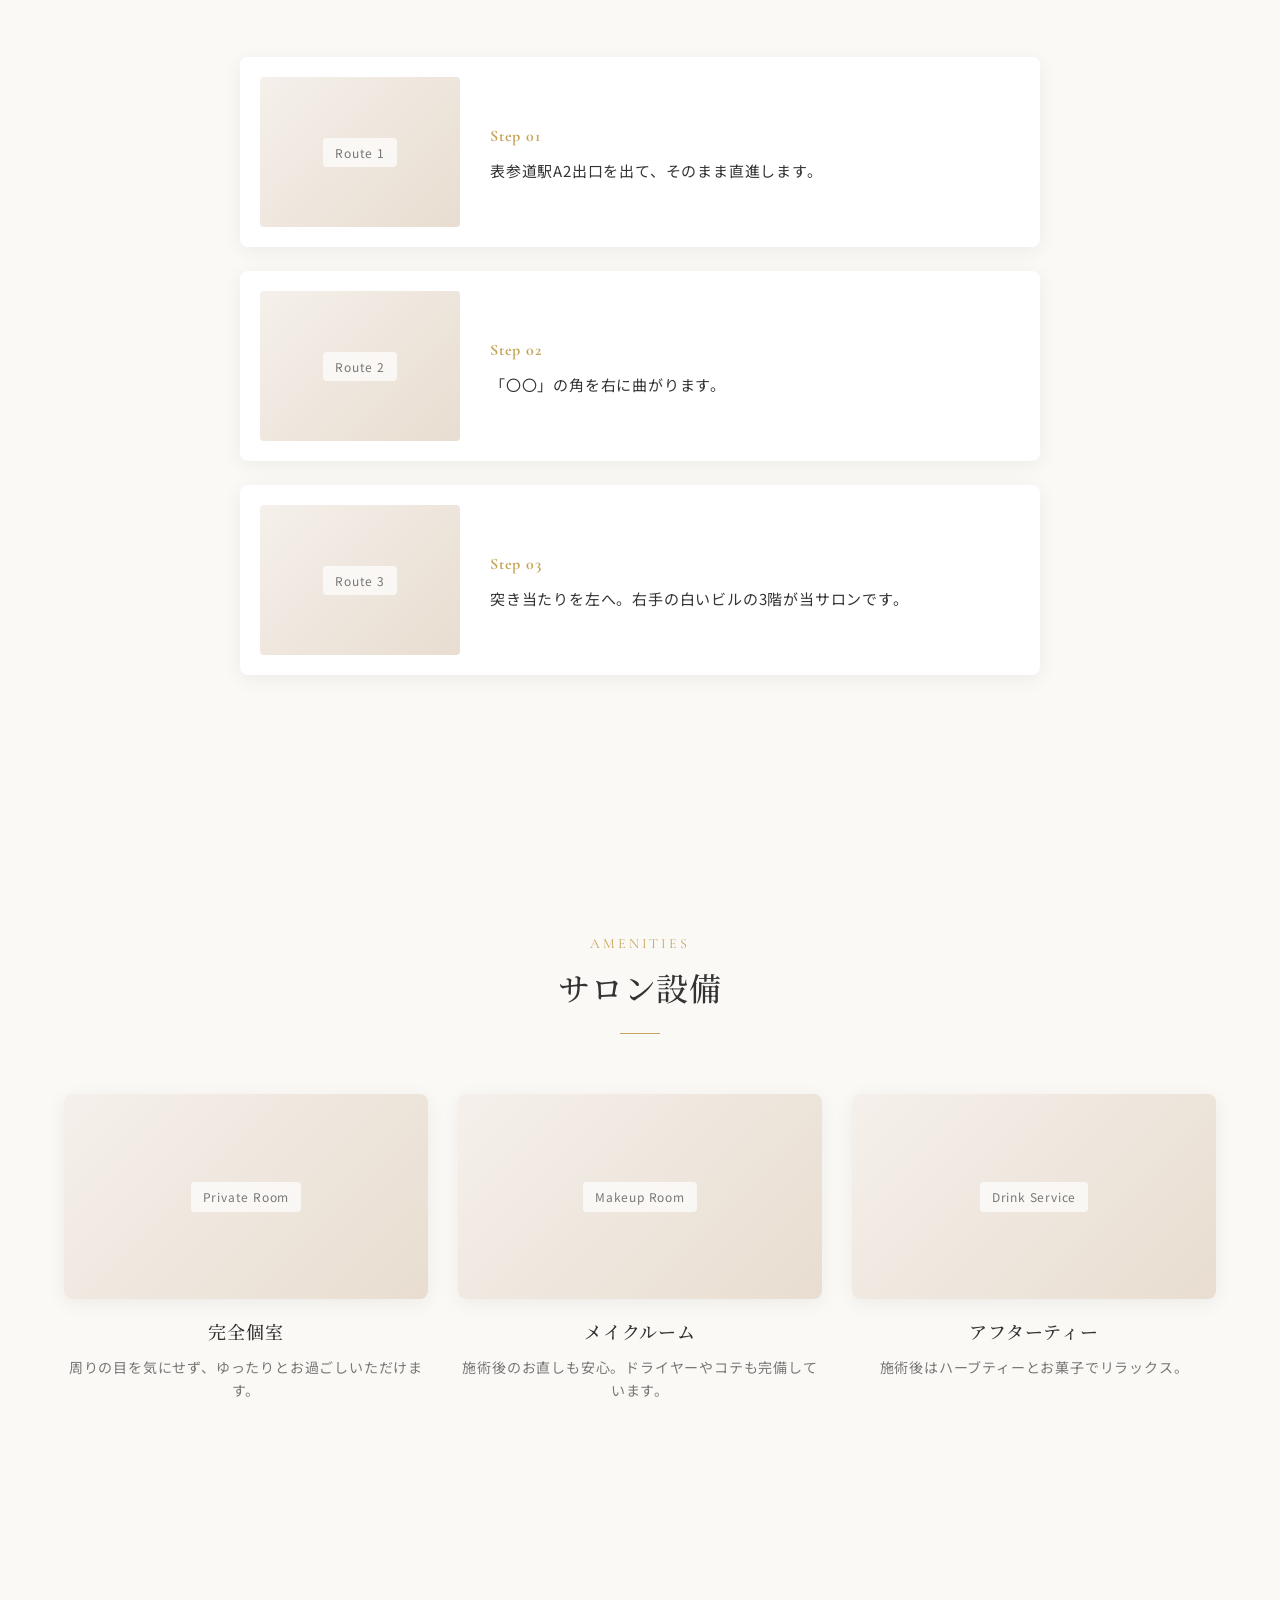
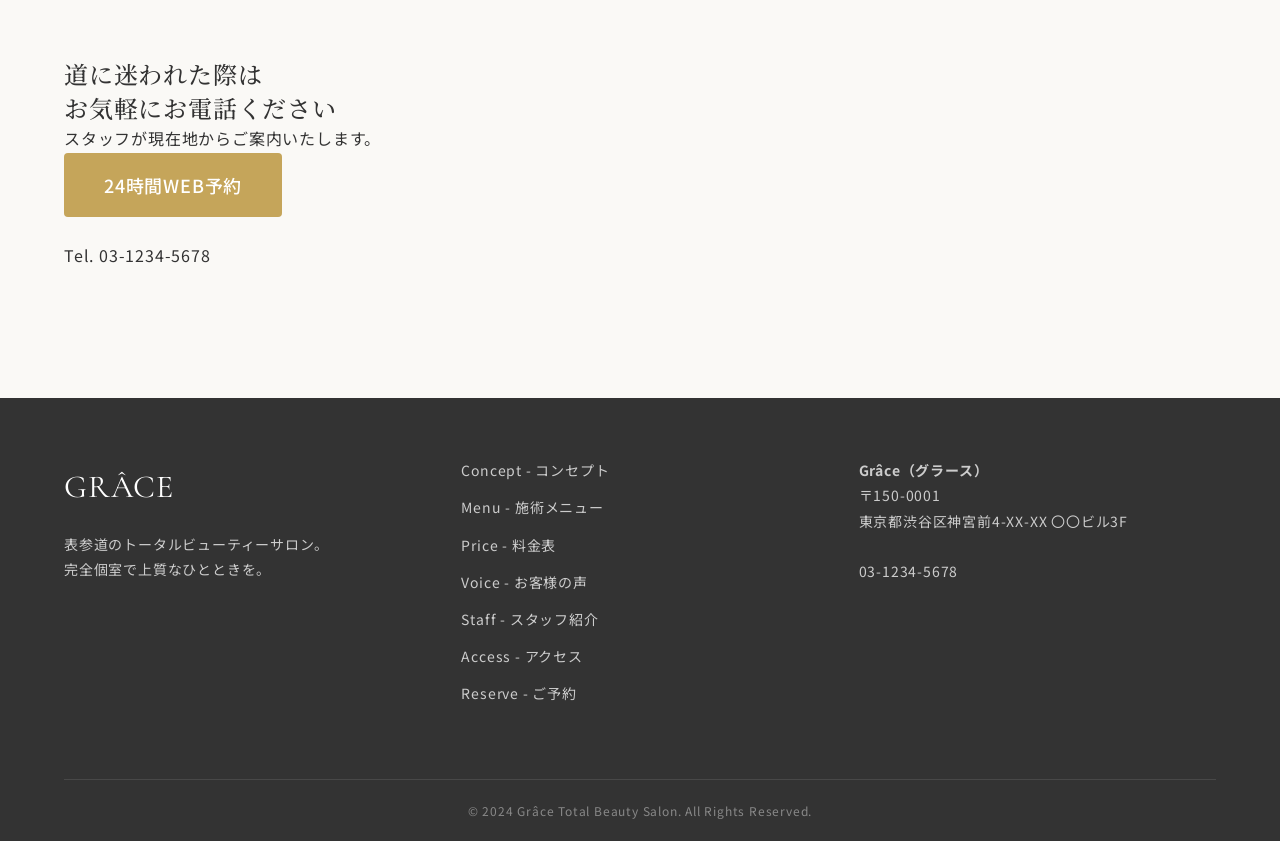
<file: access.html>
<!DOCTYPE html>
<html lang="ja">

<head>
    <meta charset="UTF-8">
    <meta name="viewport" content="width=device-width, initial-scale=1.0">
    <title>アクセス・店舗情報 | Grâce — 表参道駅 徒歩3分</title>
    <meta name="description" content="Grâce（グラース）へのアクセス方法。表参道駅から徒歩3分。地図、営業時間、支払い方法などを掲載しています。">

    <!-- Fonts -->
    <link rel="preconnect" href="https://fonts.googleapis.com">
    <link rel="preconnect" href="https://fonts.gstatic.com" crossorigin>
    <link
        href="https://fonts.googleapis.com/css2?family=Cormorant+Garamond:ital,wght@0,300;0,400;0,500;0,600;1,400&family=Noto+Sans+JP:wght@300;400;500;700&family=Noto+Serif+JP:wght@200;300;400;500&display=swap"
        rel="stylesheet">

    <!-- Styles -->
    <link rel="stylesheet" href="assets/css/style.css">
    <link rel="stylesheet" href="assets/css/components.css">
    <link rel="stylesheet" href="assets/css/pages/sub.css">
    <link rel="stylesheet" href="assets/css/pages/access.css">
</head>

<body>

    <!-- Header -->
    <header class="header">
        <a href="index.html" class="header__logo">GRÂCE</a>
        <nav class="header__nav">
            <a href="concept.html">Concept</a>
            <a href="menu.html">Menu</a>
            <a href="price.html">Price</a>
            <a href="voice.html">Voice</a>
            <a href="staff.html">Staff</a>
            <a href="access.html">Access</a>
            <a href="reserve.html" class="header__cta">ご予約</a>
        </nav>
        <a href="tel:03-1234-5678" class="header__tel">Tel. 03-1234-5678</a>
        <button class="mobile-menu-btn">
            <span></span>
            <span></span>
            <span></span>
        </button>
    </header>

    <!-- Mobile Menu -->
    <div class="mobile-menu">
        <nav class="mobile-menu__nav">
            <a href="index.html" class="mobile-menu__link">Top</a>
            <a href="concept.html" class="mobile-menu__link">Concept</a>
            <a href="menu.html" class="mobile-menu__link">Menu</a>
            <a href="price.html" class="mobile-menu__link">Price</a>
            <a href="voice.html" class="mobile-menu__link">Voice</a>
            <a href="staff.html" class="mobile-menu__link">Staff</a>
            <a href="access.html" class="mobile-menu__link">Access</a>
        </nav>
        <a href="reserve.html" class="btn btn-primary" style="margin-bottom: 20px;">24時間WEB予約</a>
        <a href="tel:03-1234-5678" class="text-sub">Tel. 03-1234-5678</a>
    </div>

    <!-- Hero -->
    <section class="sub-hero">
        <img src="assets/images/hero_access.webp" alt="Access Hero" class="sub-hero__bg">
        <div class="sub-hero__overlay"></div>
        <div class="sub-hero__content fade-in-up">
            <h1 class="sub-hero__title">Access</h1>
            <p class="sub-hero__sub">アクセス・店舗情報</p>
        </div>
    </section>

    <!-- Breadcrumbs -->
    <div class="breadcrumbs">
        <div class="container">
            <ul>
                <li><a href="index.html">ホーム</a></li>
                <li>アクセス</li>
            </ul>
        </div>
    </div>

    <!-- Salon Info -->
    <section class="section container">
        <div class="salon-info-box fade-in-up">
            <div class="salon-info-content">
                <h2 class="section-title">Grâce 表参道店</h2>
                <dl class="salon-dl">
                    <div class="salon-dl__row">
                        <dt>住所</dt>
                        <dd>〒150-0001<br>東京都渋谷区神宮前4-XX-XX 〇〇ビル3F</dd>
                    </div>
                    <div class="salon-dl__row">
                        <dt>電話番号</dt>
                        <dd><a href="tel:03-1234-5678" style="text-decoration: underline;">03-1234-5678</a></dd>
                    </div>
                    <div class="salon-dl__row">
                        <dt>営業時間</dt>
                        <dd>平日 11:00〜21:00 / 土日祝 10:00〜20:00</dd>
                    </div>
                    <div class="salon-dl__row">
                        <dt>定休日</dt>
                        <dd>不定休</dd>
                    </div>
                    <div class="salon-dl__row">
                        <dt>最寄駅</dt>
                        <dd>東京メトロ銀座線・千代田線・半蔵門線「表参道駅」A2出口より徒歩3分</dd>
                    </div>
                    <div class="salon-dl__row">
                        <dt>お支払い</dt>
                        <dd>現金、クレジットカード（VISA/Master/JCB/AMEX/Diners）、各社電子マネー</dd>
                    </div>
                    <div class="salon-dl__row">
                        <dt>設備</dt>
                        <dd>完全個室3室、メイクルーム完備</dd>
                    </div>
                </dl>
            </div>
            <div class="salon-map">
                <iframe
                    src="https://www.google.com/maps/embed?pb=!1m18!1m12!1m3!1d3241.696144577846!2d139.7083!3d35.6693!2m3!1f0!2f0!3f0!3m2!1i1024!2i768!4f13.1!3m3!1m2!1s0x60188ca296766465%3A0x673c932e67a4d65!2z5omL5a6u6YGT6aeF!5e0!3m2!1sja!2sjp!4v1700000000000!5m2!1sja!2sjp"
                    width="100%" height="100%" style="border:0;" allowfullscreen="" loading="lazy"
                    referrerpolicy="no-referrer-when-downgrade"></iframe>
            </div>
        </div>
    </section>

    <!-- Route Guide -->
    <section class="section bg-sub">
        <div class="container">
            <div class="section-header fade-in-up">
                <span class="section-header__en">Route</span>
                <h2 class="section-header__ja">駅からの道順</h2>
                <div class="section-header__line"></div>
            </div>

            <div class="route-list">
                <div class="route-item fade-in-up">
                    <div class="route-img placeholder-img" data-label="Route 1"></div>
                    <div class="route-text">
                        <span class="route-step">Step 01</span>
                        <p>表参道駅A2出口を出て、そのまま直進します。</p>
                    </div>
                </div>
                <div class="route-item fade-in-up">
                    <div class="route-img placeholder-img" data-label="Route 2"></div>
                    <div class="route-text">
                        <span class="route-step">Step 02</span>
                        <p>「〇〇」の角を右に曲がります。</p>
                    </div>
                </div>
                <div class="route-item fade-in-up">
                    <div class="route-img placeholder-img" data-label="Route 3"></div>
                    <div class="route-text">
                        <span class="route-step">Step 03</span>
                        <p>突き当たりを左へ。右手の白いビルの3階が当サロンです。</p>
                    </div>
                </div>
            </div>
        </div>
    </section>

    <!-- Amenities -->
    <section class="section container">
        <div class="section-header fade-in-up">
            <span class="section-header__en">Amenities</span>
            <h2 class="section-header__ja">サロン設備</h2>
            <div class="section-header__line"></div>
        </div>

        <div class="amenities-grid fade-in-up">
            <div class="amenity-item">
                <div class="amenity-img placeholder-img" data-label="Private Room"></div>
                <h3>完全個室</h3>
                <p>周りの目を気にせず、ゆったりとお過ごしいただけます。</p>
            </div>
            <div class="amenity-item">
                <div class="amenity-img placeholder-img" data-label="Makeup Room"></div>
                <h3>メイクルーム</h3>
                <p>施術後のお直しも安心。ドライヤーやコテも完備しています。</p>
            </div>
            <div class="amenity-item">
                <div class="amenity-img placeholder-img" data-label="Drink Service"></div>
                <h3>アフターティー</h3>
                <p>施術後はハーブティーとお菓子でリラックス。</p>
            </div>
        </div>
    </section>

    <!-- CTA Common -->
    <section class="section cta-section">
        <div class="container fade-in-up">
            <h2 class="cta-title">道に迷われた際は<br>お気軽にお電話ください</h2>
            <p class="cta-sub">スタッフが現在地からご案内いたします。</p>
            <a href="reserve.html" class="btn btn-primary btn-large btn-pulse"
                style="margin-bottom: 24px;">24時間WEB予約</a>
            <div class="cta-tel">
                <a href="tel:03-1234-5678">Tel. 03-1234-5678</a>
            </div>
        </div>
    </section>

    <!-- Footer -->
    <footer class="footer">
        <div class="container">
            <div class="footer__content">
                <div class="footer__col">
                    <a href="index.html" class="footer__logo">GRÂCE</a>
                    <p style="margin-bottom: 16px;">表参道のトータルビューティーサロン。<br>完全個室で上質なひとときを。</p>
                </div>
                <div class="footer__col">
                    <ul class="footer__links">
                        <li><a href="concept.html">Concept - コンセプト</a></li>
                        <li><a href="menu.html">Menu - 施術メニュー</a></li>
                        <li><a href="price.html">Price - 料金表</a></li>
                        <li><a href="voice.html">Voice - お客様の声</a></li>
                        <li><a href="staff.html">Staff - スタッフ紹介</a></li>
                        <li><a href="access.html">Access - アクセス</a></li>
                        <li><a href="reserve.html">Reserve - ご予約</a></li>
                    </ul>
                </div>
                <div class="footer__col">
                    <p><strong>Grâce（グラース）</strong></p>
                    <p>〒150-0001<br>東京都渋谷区神宮前4-XX-XX 〇〇ビル3F</p>
                    <br>
                    <p><a href="tel:03-1234-5678">03-1234-5678</a></p>
                </div>
            </div>
            <div class="footer__bottom">
                <p>&copy; 2024 Grâce Total Beauty Salon. All Rights Reserved.</p>
            </div>
        </div>
    </footer>

    <!-- Scripts -->
    <script src="assets/js/main.js"></script>
</body>

</html>
</file>
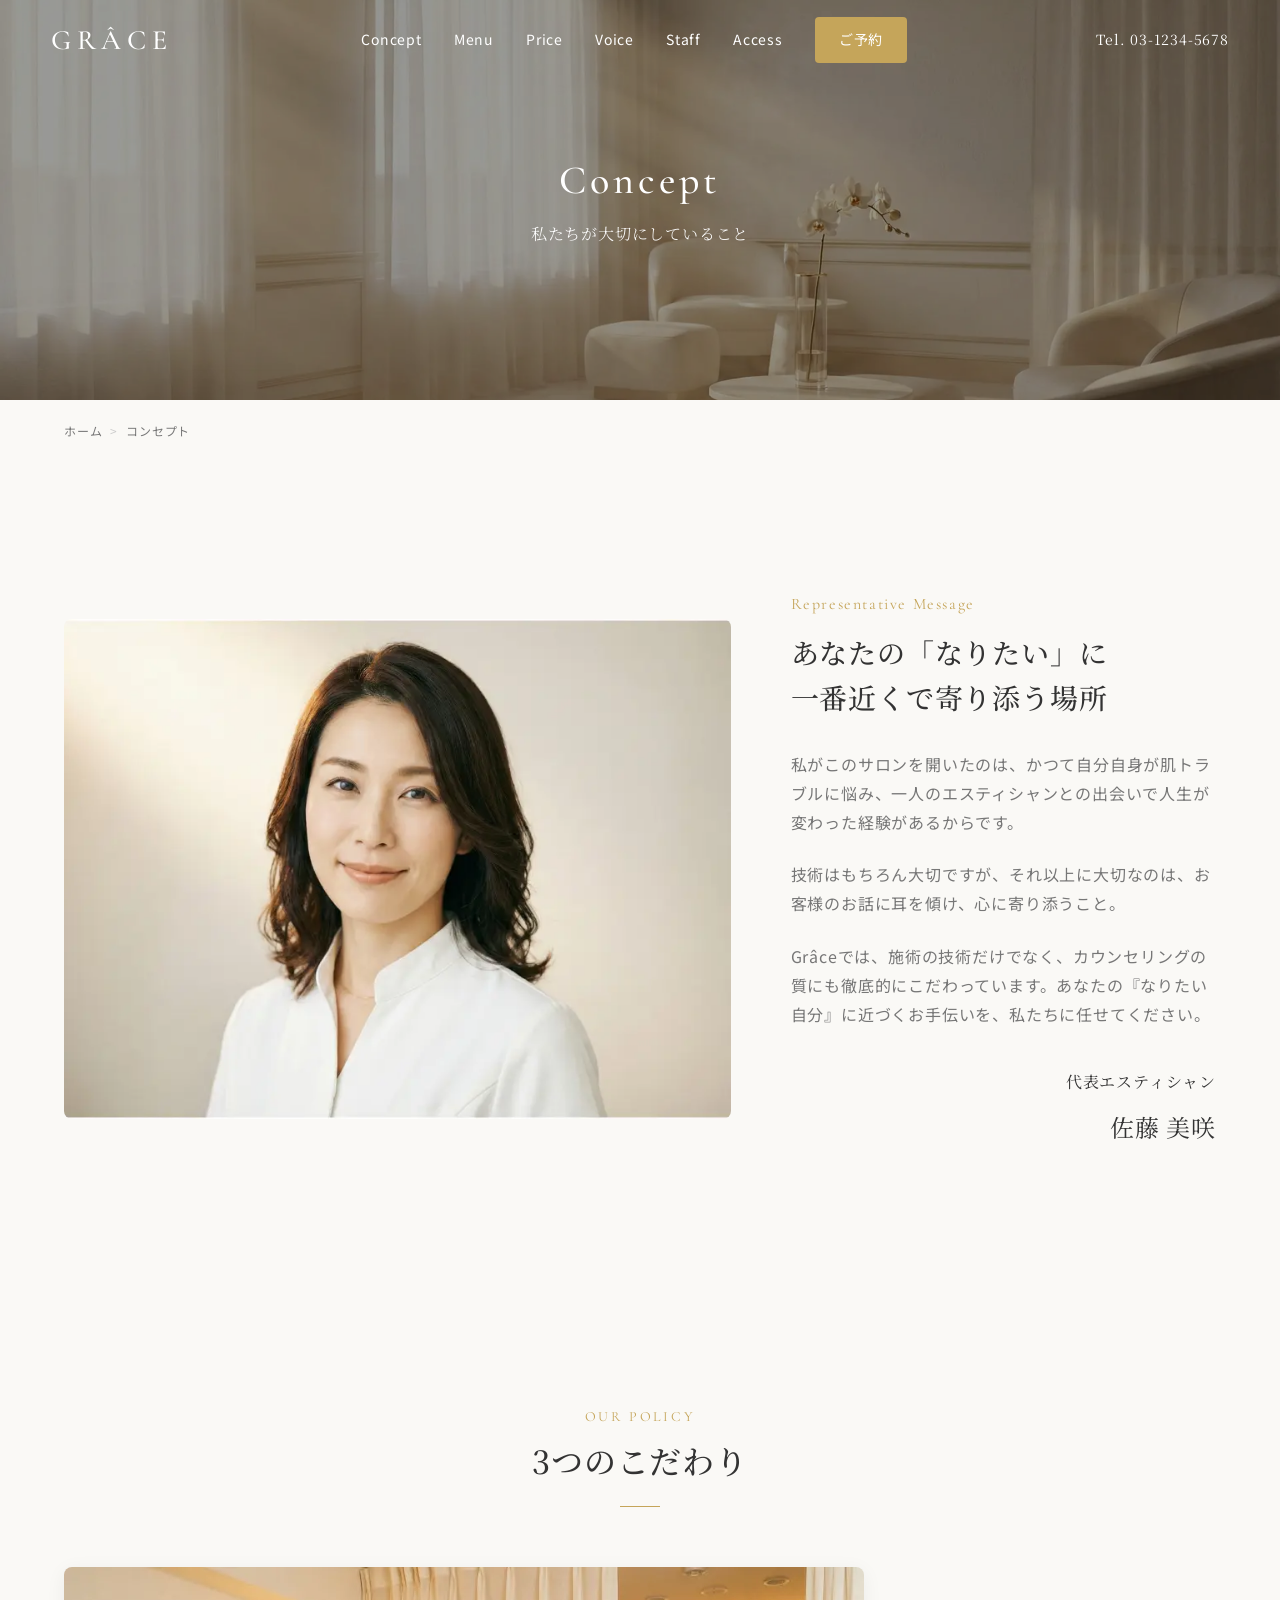
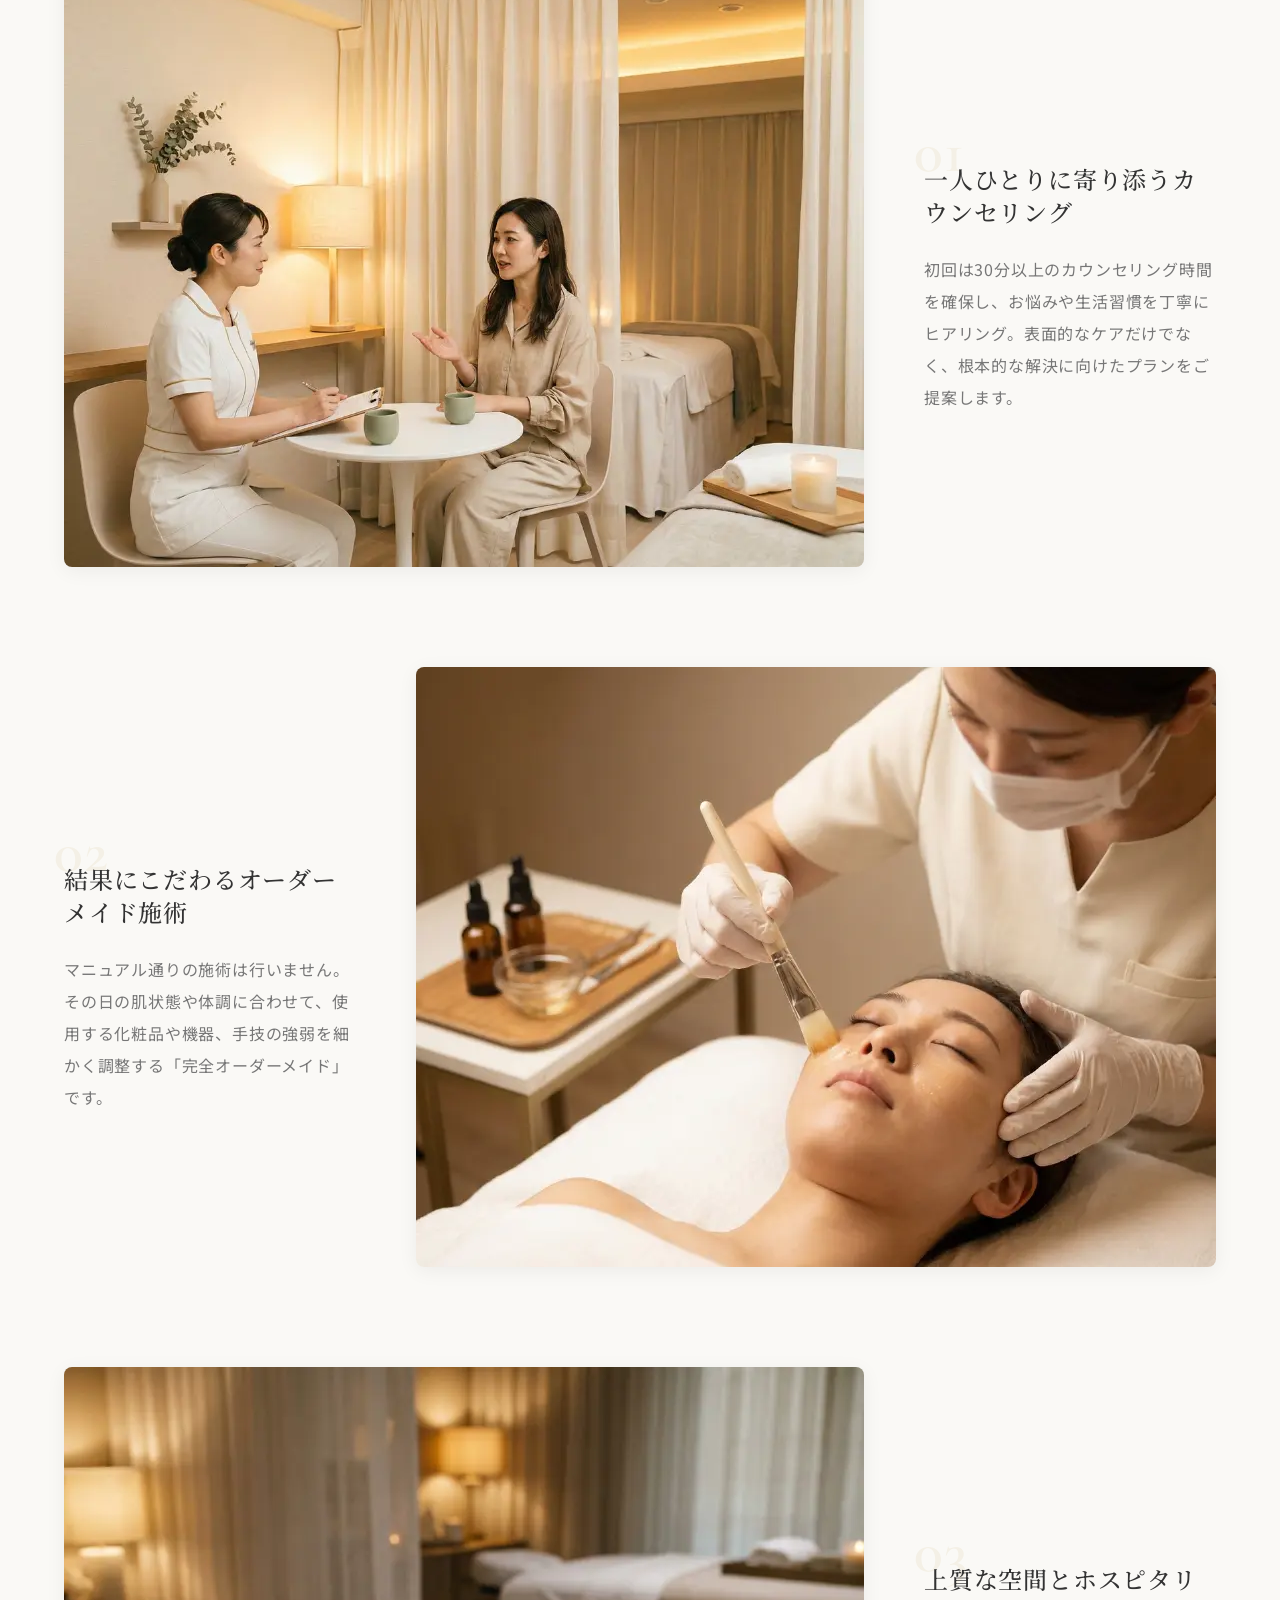
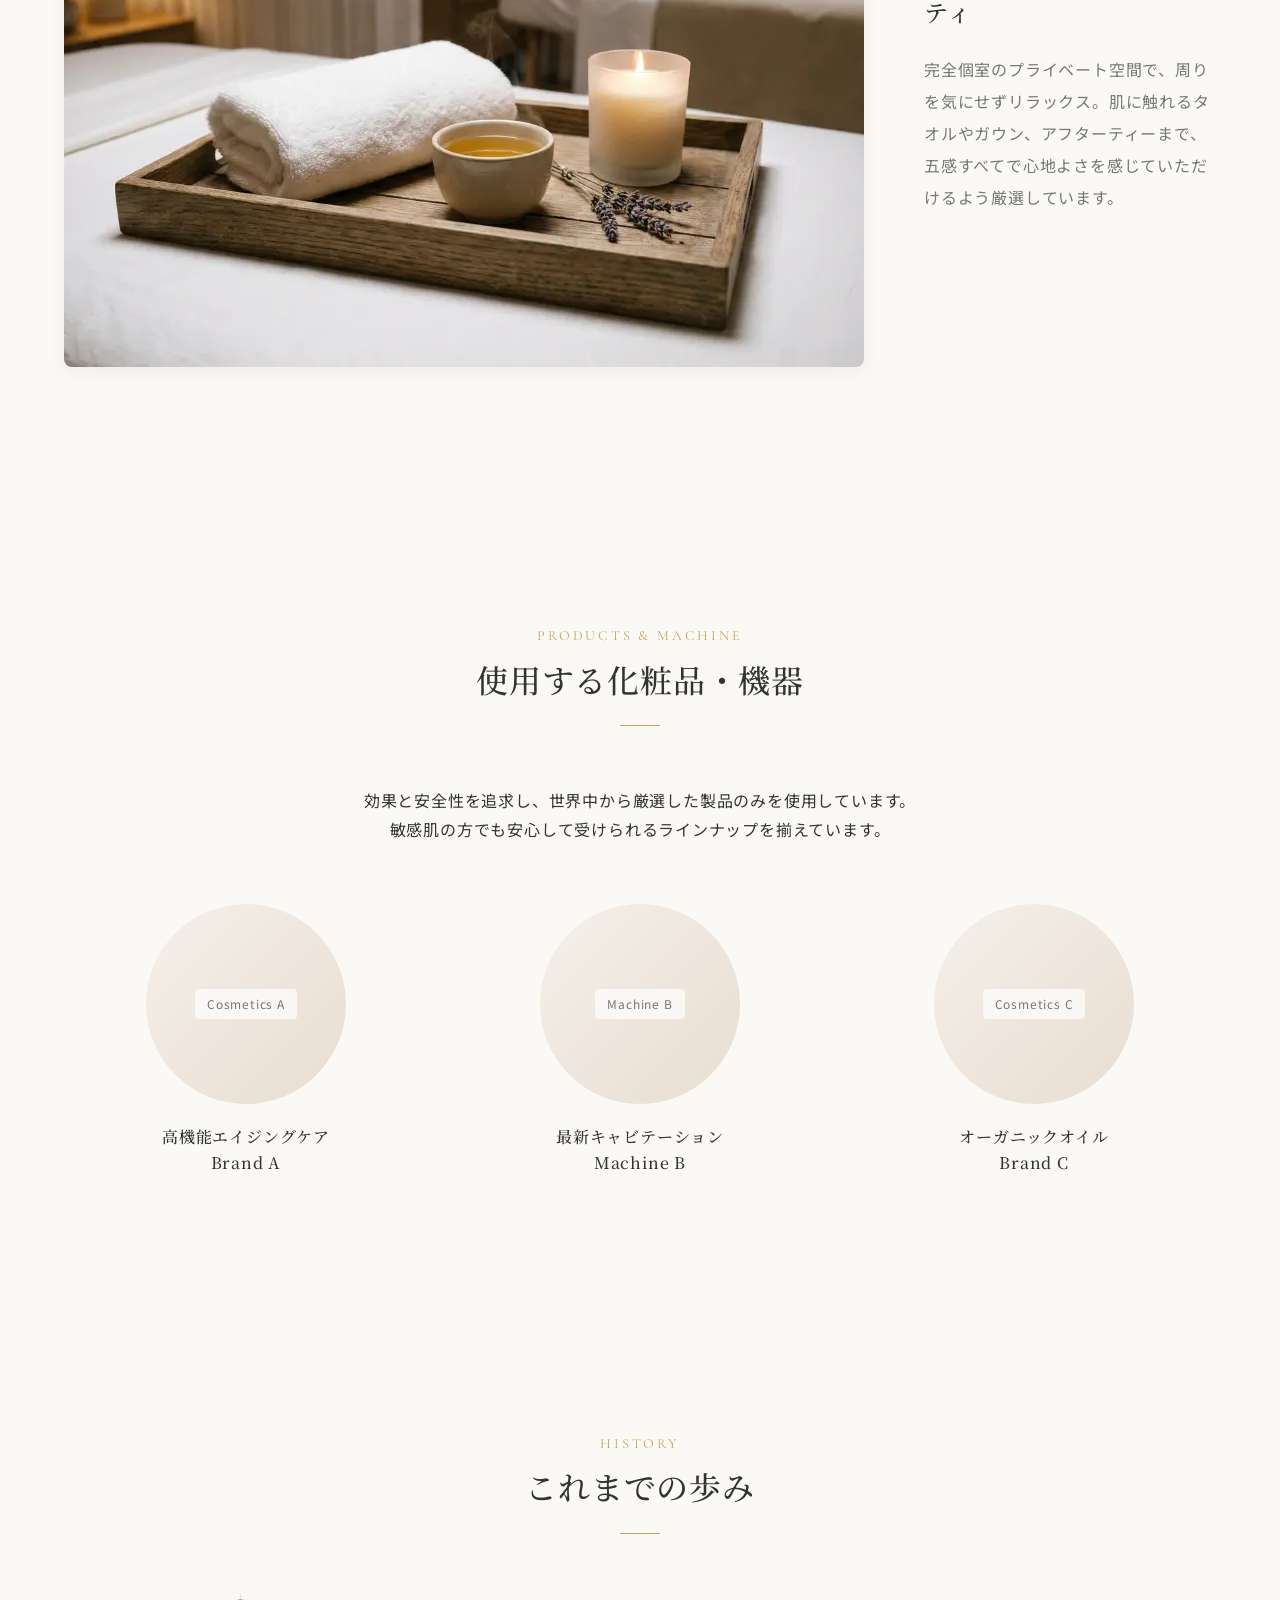
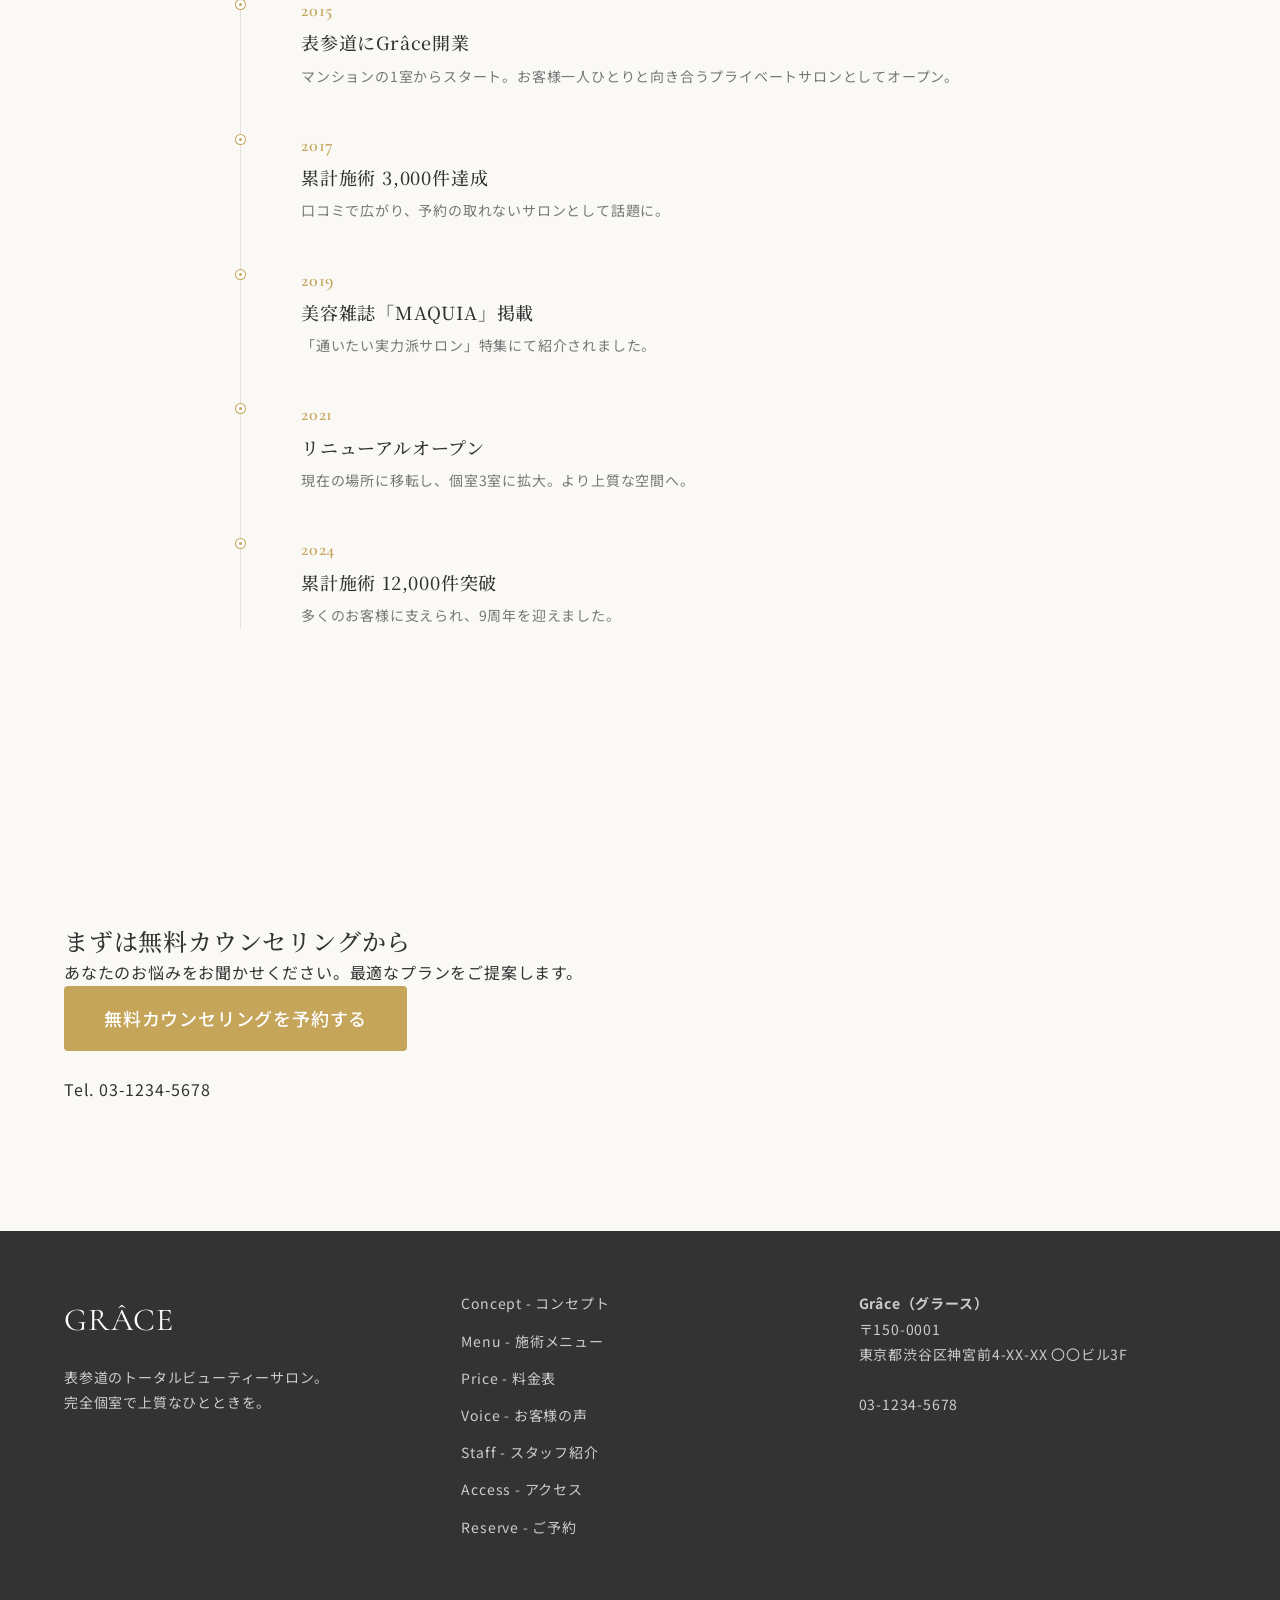
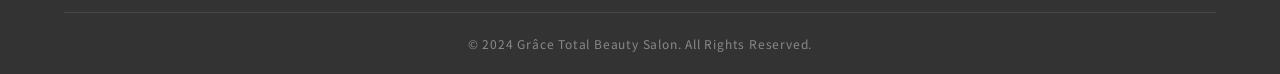
<file: concept.html>
<!DOCTYPE html>
<html lang="ja">

<head>
    <meta charset="UTF-8">
    <meta name="viewport" content="width=device-width, initial-scale=1.0">
    <title>コンセプト | Grâce — 私たちが大切にしていること</title>
    <meta name="description" content="Grâce（グラース）のコンセプト。一人ひとりに寄り添うカウンセリング、オーダーメイド施術、上質な空間で、あなたの「なりたい」を叶えます。">

    <!-- Fonts -->
    <link rel="preconnect" href="https://fonts.googleapis.com">
    <link rel="preconnect" href="https://fonts.gstatic.com" crossorigin>
    <link
        href="https://fonts.googleapis.com/css2?family=Cormorant+Garamond:ital,wght@0,300;0,400;0,500;0,600;1,400&family=Noto+Sans+JP:wght@300;400;500;700&family=Noto+Serif+JP:wght@200;300;400;500&display=swap"
        rel="stylesheet">

    <!-- Styles -->
    <link rel="stylesheet" href="assets/css/style.css">
    <link rel="stylesheet" href="assets/css/components.css">
    <link rel="stylesheet" href="assets/css/pages/sub.css">
    <link rel="stylesheet" href="assets/css/pages/concept.css">
</head>

<body>

    <!-- Header -->
    <header class="header is-scrolled">
        <!-- Always solid on sub pages or handle via JS? Let's use JS logic but maybe force it initially if needed. Actually standard JS handles scroll. For sub pages, maybe we want it solid always or transparent over hero? Let's stick to transparent over hero. -->
        <a href="index.html" class="header__logo">GRÂCE</a>
        <nav class="header__nav">
            <a href="concept.html">Concept</a>
            <a href="menu.html">Menu</a>
            <a href="price.html">Price</a>
            <a href="voice.html">Voice</a>
            <a href="staff.html">Staff</a>
            <a href="access.html">Access</a>
            <a href="reserve.html" class="header__cta">ご予約</a>
        </nav>
        <a href="tel:03-1234-5678" class="header__tel">Tel. 03-1234-5678</a>
        <button class="mobile-menu-btn">
            <span></span>
            <span></span>
            <span></span>
        </button>
    </header>

    <!-- Mobile Menu -->
    <div class="mobile-menu">
        <nav class="mobile-menu__nav">
            <a href="index.html" class="mobile-menu__link">Top</a>
            <a href="concept.html" class="mobile-menu__link">Concept</a>
            <a href="menu.html" class="mobile-menu__link">Menu</a>
            <a href="price.html" class="mobile-menu__link">Price</a>
            <a href="voice.html" class="mobile-menu__link">Voice</a>
            <a href="staff.html" class="mobile-menu__link">Staff</a>
            <a href="access.html" class="mobile-menu__link">Access</a>
        </nav>
        <a href="reserve.html" class="btn btn-primary" style="margin-bottom: 20px;">24時間WEB予約</a>
        <a href="tel:03-1234-5678" class="text-sub">Tel. 03-1234-5678</a>
    </div>

    <!-- Hero -->
    <section class="sub-hero">
        <img src="assets/images/hero_concept.webp" alt="Concept Hero" class="sub-hero__bg">
        <div class="sub-hero__overlay"></div>
        <div class="sub-hero__content fade-in-up">
            <h1 class="sub-hero__title">Concept</h1>
            <p class="sub-hero__sub">私たちが大切にしていること</p>
        </div>
    </section>

    <!-- Breadcrumbs -->
    <div class="breadcrumbs">
        <div class="container">
            <ul>
                <li><a href="index.html">ホーム</a></li>
                <li>コンセプト</li>
            </ul>
        </div>
    </div>

    <!-- Message -->
    <section class="section container">
        <div class="message-box fade-in-up">
            <img src="assets/images/staff_rep.webp" alt="Owner Portrait" class="message-img">
            <div class="message-content">
                <span class="message-label">Representative Message</span>
                <h2 class="message-title">あなたの「なりたい」に<br>一番近くで寄り添う場所</h2>
                <div class="message-text">
                    <p>私がこのサロンを開いたのは、かつて自分自身が肌トラブルに悩み、一人のエスティシャンとの出会いで人生が変わった経験があるからです。</p>
                    <p>技術はもちろん大切ですが、それ以上に大切なのは、お客様のお話に耳を傾け、心に寄り添うこと。</p>
                    <p>Grâceでは、施術の技術だけでなく、カウンセリングの質にも徹底的にこだわっています。あなたの『なりたい自分』に近づくお手伝いを、私たちに任せてください。</p>
                </div>
                <div class="message-sign">
                    <p>代表エスティシャン</p>
                    <p class="sign-name">佐藤 美咲</p>
                </div>
            </div>
        </div>
    </section>

    <!-- Commitments -->
    <section class="section bg-sub">
        <div class="container">
            <div class="section-header fade-in-up">
                <span class="section-header__en">Our Policy</span>
                <h2 class="section-header__ja">3つのこだわり</h2>
                <div class="section-header__line"></div>
            </div>

            <!-- Item 1 -->
            <div class="policy-item fade-in-up">
                <img src="assets/images/policy_01.webp" alt="一人ひとりに寄り添うカウンセリング" class="policy-img">
                <div class="policy-content">
                    <span class="policy-num">01</span>
                    <h3 class="policy-title">一人ひとりに寄り添うカウンセリング</h3>
                    <p class="policy-desc">初回は30分以上のカウンセリング時間を確保し、お悩みや生活習慣を丁寧にヒアリング。表面的なケアだけでなく、根本的な解決に向けたプランをご提案します。
                    </p>
                </div>
            </div>

            <!-- Item 2 -->
            <div class="policy-item policy-item--reverse fade-in-up">
                <img src="assets/images/policy_02.webp" alt="結果にこだわるオーダーメイド施術" class="policy-img">
                <div class="policy-content">
                    <span class="policy-num">02</span>
                    <h3 class="policy-title">結果にこだわるオーダーメイド施術</h3>
                    <p class="policy-desc">マニュアル通りの施術は行いません。その日の肌状態や体調に合わせて、使用する化粧品や機器、手技の強弱を細かく調整する「完全オーダーメイド」です。</p>
                </div>
            </div>

            <!-- Item 3 -->
            <div class="policy-item fade-in-up">
                <img src="assets/images/policy_03.webp" alt="上質な空間とホスピタリティ" class="policy-img">
                <div class="policy-content">
                    <span class="policy-num">03</span>
                    <h3 class="policy-title">上質な空間とホスピタリティ</h3>
                    <p class="policy-desc">
                        完全個室のプライベート空間で、周りを気にせずリラックス。肌に触れるタオルやガウン、アフターティーまで、五感すべてで心地よさを感じていただけるよう厳選しています。</p>
                </div>
            </div>
        </div>
    </section>

    <!-- Products -->
    <section class="section container">
        <div class="section-header fade-in-up">
            <span class="section-header__en">Products & Machine</span>
            <h2 class="section-header__ja">使用する化粧品・機器</h2>
            <div class="section-header__line"></div>
        </div>
        <p class="text-center fade-in-up" style="max-width: 600px; margin: 0 auto 60px;">
            効果と安全性を追求し、世界中から厳選した製品のみを使用しています。<br>
            敏感肌の方でも安心して受けられるラインナップを揃えています。
        </p>
        <div class="products-grid fade-in-up">
            <div class="product-item">
                <div class="product-img placeholder-img" data-label="Cosmetics A"></div>
                <h4>高機能エイジングケア<br>Brand A</h4>
            </div>
            <div class="product-item">
                <div class="product-img placeholder-img" data-label="Machine B"></div>
                <h4>最新キャビテーション<br>Machine B</h4>
            </div>
            <div class="product-item">
                <div class="product-img placeholder-img" data-label="Cosmetics C"></div>
                <h4>オーガニックオイル<br>Brand C</h4>
            </div>
        </div>
    </section>

    <!-- History -->
    <section class="section bg-sub">
        <div class="container" style="max-width: 800px;">
            <div class="section-header fade-in-up">
                <span class="section-header__en">History</span>
                <h2 class="section-header__ja">これまでの歩み</h2>
                <div class="section-header__line"></div>
            </div>
            <div class="history-list fade-in-up">
                <div class="history-item">
                    <div class="history-year">2015</div>
                    <div class="history-content">
                        <h3>表参道にGrâce開業</h3>
                        <p>マンションの1室からスタート。お客様一人ひとりと向き合うプライベートサロンとしてオープン。</p>
                    </div>
                </div>
                <div class="history-item">
                    <div class="history-year">2017</div>
                    <div class="history-content">
                        <h3>累計施術 3,000件達成</h3>
                        <p>口コミで広がり、予約の取れないサロンとして話題に。</p>
                    </div>
                </div>
                <div class="history-item">
                    <div class="history-year">2019</div>
                    <div class="history-content">
                        <h3>美容雑誌「MAQUIA」掲載</h3>
                        <p>「通いたい実力派サロン」特集にて紹介されました。</p>
                    </div>
                </div>
                <div class="history-item">
                    <div class="history-year">2021</div>
                    <div class="history-content">
                        <h3>リニューアルオープン</h3>
                        <p>現在の場所に移転し、個室3室に拡大。より上質な空間へ。</p>
                    </div>
                </div>
                <div class="history-item">
                    <div class="history-year">2024</div>
                    <div class="history-content">
                        <h3>累計施術 12,000件突破</h3>
                        <p>多くのお客様に支えられ、9周年を迎えました。</p>
                    </div>
                </div>
            </div>
        </div>
    </section>

    <!-- CTA -->
    <section class="section cta-section">
        <div class="container fade-in-up">
            <h2 class="cta-title">まずは無料カウンセリングから</h2>
            <p class="cta-sub">あなたのお悩みをお聞かせください。最適なプランをご提案します。</p>
            <a href="reserve.html" class="btn btn-primary btn-large btn-pulse"
                style="margin-bottom: 24px;">無料カウンセリングを予約する</a>
            <div class="cta-tel">
                <a href="tel:03-1234-5678">Tel. 03-1234-5678</a>
            </div>
        </div>
    </section>

    <!-- Footer -->
    <footer class="footer">
        <div class="container">
            <div class="footer__content">
                <div class="footer__col">
                    <a href="index.html" class="footer__logo">GRÂCE</a>
                    <p style="margin-bottom: 16px;">表参道のトータルビューティーサロン。<br>完全個室で上質なひとときを。</p>
                </div>
                <div class="footer__col">
                    <ul class="footer__links">
                        <li><a href="concept.html">Concept - コンセプト</a></li>
                        <li><a href="menu.html">Menu - 施術メニュー</a></li>
                        <li><a href="price.html">Price - 料金表</a></li>
                        <li><a href="voice.html">Voice - お客様の声</a></li>
                        <li><a href="staff.html">Staff - スタッフ紹介</a></li>
                        <li><a href="access.html">Access - アクセス</a></li>
                        <li><a href="reserve.html">Reserve - ご予約</a></li>
                    </ul>
                </div>
                <div class="footer__col">
                    <p><strong>Grâce（グラース）</strong></p>
                    <p>〒150-0001<br>東京都渋谷区神宮前4-XX-XX 〇〇ビル3F</p>
                    <br>
                    <p><a href="tel:03-1234-5678">03-1234-5678</a></p>
                </div>
            </div>
            <div class="footer__bottom">
                <p>&copy; 2024 Grâce Total Beauty Salon. All Rights Reserved.</p>
            </div>
        </div>
    </footer>

    <!-- Scripts -->
    <script src="assets/js/main.js"></script>
</body>

</html>
</file>
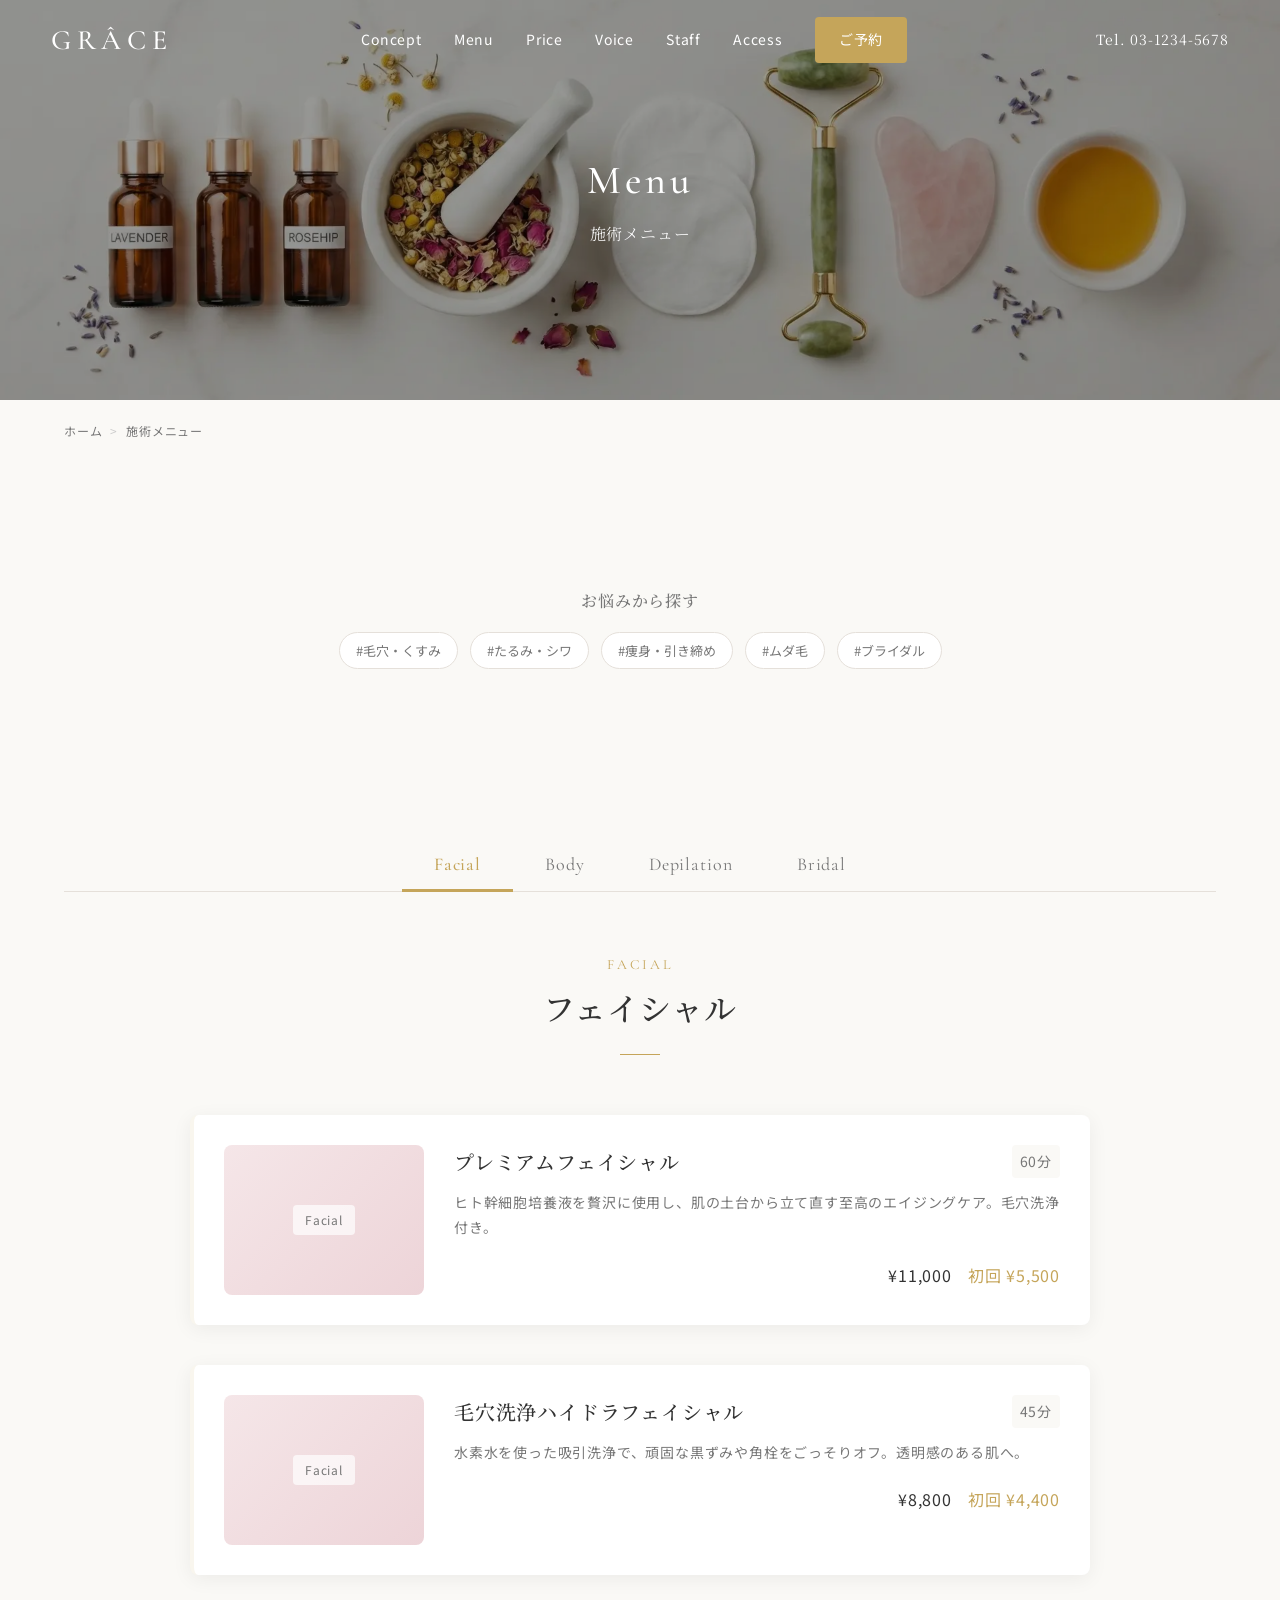
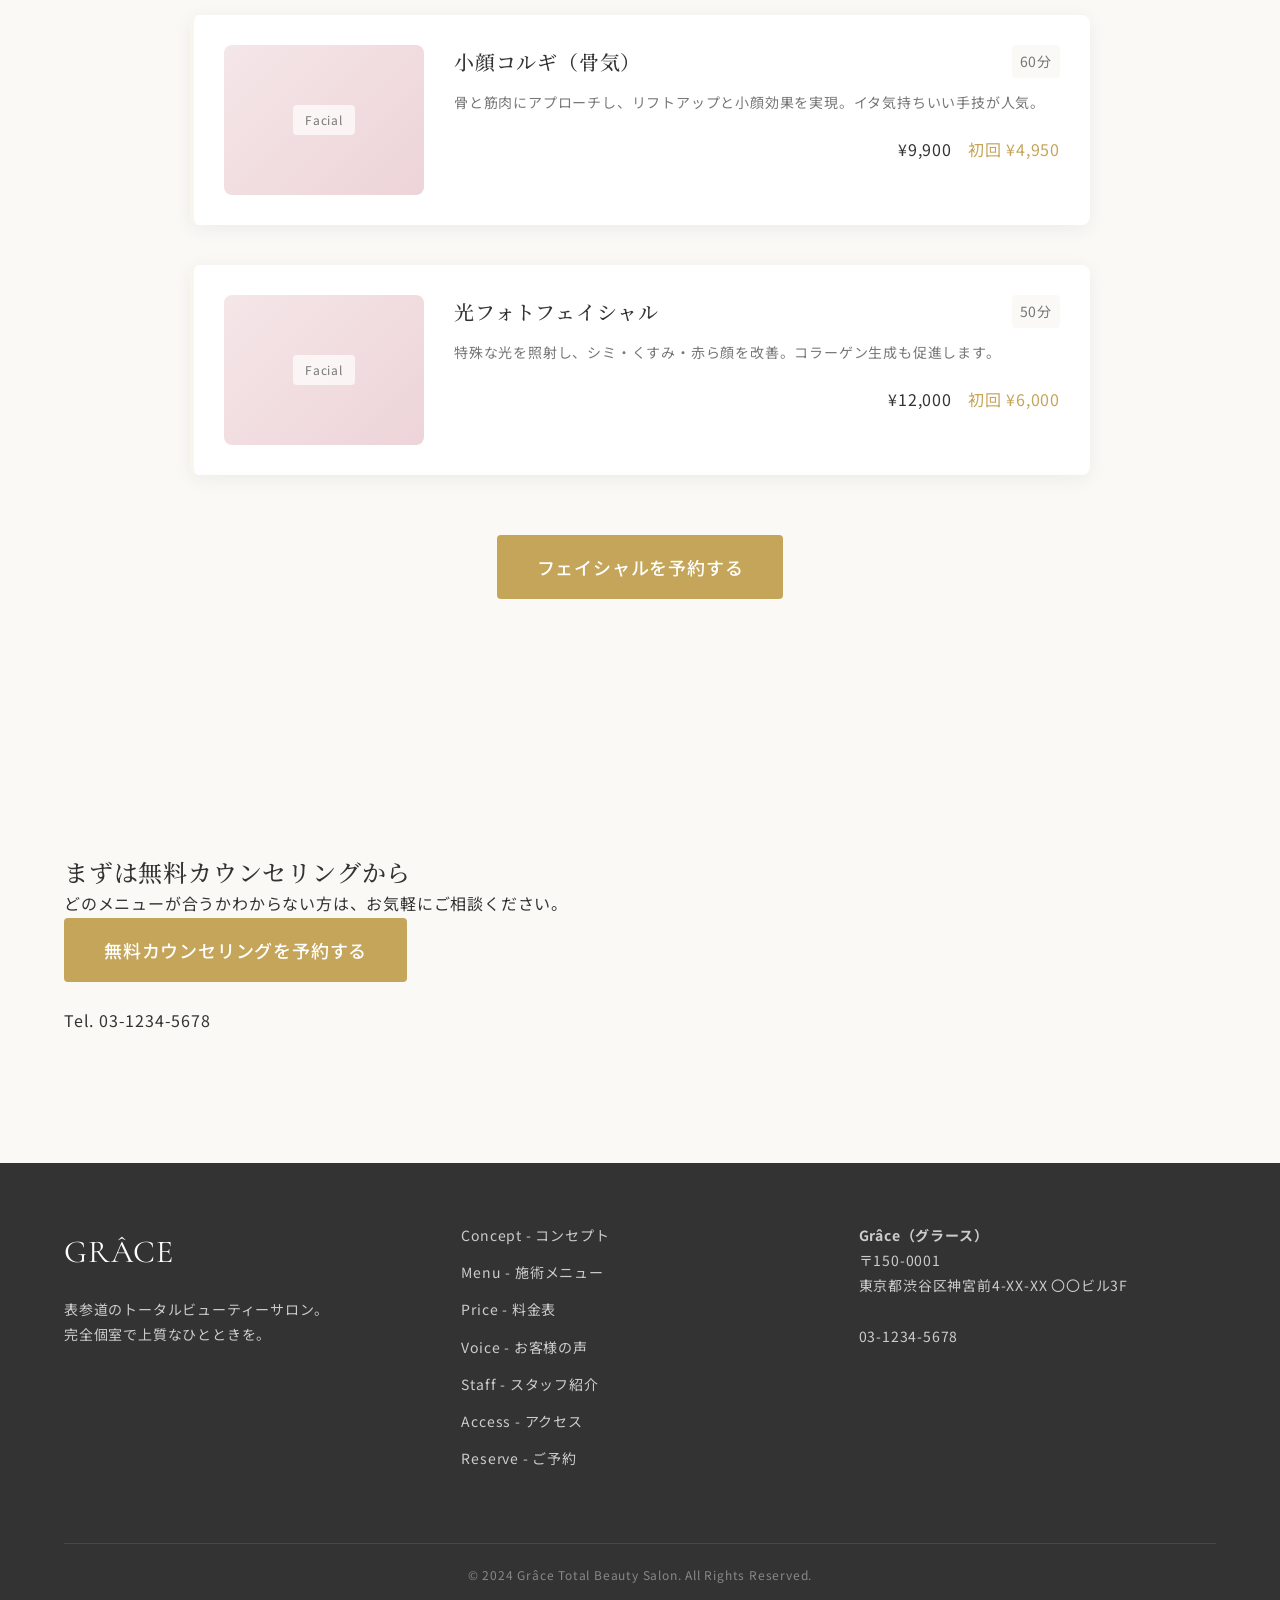
<file: menu.html>
<!DOCTYPE html>
<html lang="ja">

<head>
    <meta charset="UTF-8">
    <meta name="viewport" content="width=device-width, initial-scale=1.0">
    <title>施術メニュー | Grâce — フェイシャル・ボディ・脱毛</title>
    <meta name="description" content="Grâce（グラース）の施術メニュー一覧。フェイシャル、ボディ、脱毛、ブライダルなど、豊富なメニューをご用意しています。">

    <!-- Fonts -->
    <link rel="preconnect" href="https://fonts.googleapis.com">
    <link rel="preconnect" href="https://fonts.gstatic.com" crossorigin>
    <link
        href="https://fonts.googleapis.com/css2?family=Cormorant+Garamond:ital,wght@0,300;0,400;0,500;0,600;1,400&family=Noto+Sans+JP:wght@300;400;500;700&family=Noto+Serif+JP:wght@200;300;400;500&display=swap"
        rel="stylesheet">

    <!-- Styles -->
    <link rel="stylesheet" href="assets/css/style.css">
    <link rel="stylesheet" href="assets/css/components.css">
    <link rel="stylesheet" href="assets/css/pages/sub.css">
    <link rel="stylesheet" href="assets/css/pages/menu.css">
</head>

<body>

    <!-- Header -->
    <header class="header">
        <a href="index.html" class="header__logo">GRÂCE</a>
        <nav class="header__nav">
            <a href="concept.html">Concept</a>
            <a href="menu.html">Menu</a>
            <a href="price.html">Price</a>
            <a href="voice.html">Voice</a>
            <a href="staff.html">Staff</a>
            <a href="access.html">Access</a>
            <a href="reserve.html" class="header__cta">ご予約</a>
        </nav>
        <a href="tel:03-1234-5678" class="header__tel">Tel. 03-1234-5678</a>
        <button class="mobile-menu-btn">
            <span></span>
            <span></span>
            <span></span>
        </button>
    </header>

    <!-- Mobile Menu -->
    <div class="mobile-menu">
        <nav class="mobile-menu__nav">
            <a href="index.html" class="mobile-menu__link">Top</a>
            <a href="concept.html" class="mobile-menu__link">Concept</a>
            <a href="menu.html" class="mobile-menu__link">Menu</a>
            <a href="price.html" class="mobile-menu__link">Price</a>
            <a href="voice.html" class="mobile-menu__link">Voice</a>
            <a href="staff.html" class="mobile-menu__link">Staff</a>
            <a href="access.html" class="mobile-menu__link">Access</a>
        </nav>
        <a href="reserve.html" class="btn btn-primary" style="margin-bottom: 20px;">24時間WEB予約</a>
        <a href="tel:03-1234-5678" class="text-sub">Tel. 03-1234-5678</a>
    </div>

    <!-- Hero -->
    <section class="sub-hero">
        <img src="assets/images/hero_menu.webp" alt="Menu Hero" class="sub-hero__bg">
        <div class="sub-hero__overlay"></div>
        <div class="sub-hero__content fade-in-up">
            <h1 class="sub-hero__title">Menu</h1>
            <p class="sub-hero__sub">施術メニュー</p>
        </div>
    </section>

    <!-- Breadcrumbs -->
    <div class="breadcrumbs">
        <div class="container">
            <ul>
                <li><a href="index.html">ホーム</a></li>
                <li>施術メニュー</li>
            </ul>
        </div>
    </div>

    <!-- Tag Nav (Concerns) -->
    <section class="section container" style="padding-bottom: 0;">
        <h2 class="text-center" style="font-size: 16px; margin-bottom: 20px; color: var(--text-sub);">お悩みから探す</h2>
        <div class="tag-nav">
            <button class="tag-btn" data-target="facial">#毛穴・くすみ</button>
            <button class="tag-btn" data-target="facial">#たるみ・シワ</button>
            <button class="tag-btn" data-target="body">#痩身・引き締め</button>
            <button class="tag-btn" data-target="removal">#ムダ毛</button>
            <button class="tag-btn" data-target="bridal">#ブライダル</button>
        </div>
    </section>

    <!-- Category Tabs -->
    <section class="section container">
        <div class="tab-header">
            <button class="tab-btn is-active" data-tab="facial">Facial</button>
            <button class="tab-btn" data-tab="body">Body</button>
            <button class="tab-btn" data-tab="removal">Depilation</button>
            <button class="tab-btn" data-tab="bridal">Bridal</button>
        </div>

        <!-- Tab Content: Facial -->
        <div class="tab-content is-active" id="facial">
            <div class="section-header">
                <span class="section-header__en">Facial</span>
                <h2 class="section-header__ja">フェイシャル</h2>
                <div class="section-header__line"></div>
            </div>
            <div class="menu-list">
                <!-- Item -->
                <div class="menu-item fade-in-up">
                    <div class="menu-item__img placeholder-img" data-label="Facial"
                        style="background: linear-gradient(135deg, #f5e6e8, #edd4d8);"></div>
                    <div class="menu-item__info">
                        <div class="menu-item__header">
                            <h3 class="menu-item__title">プレミアムフェイシャル</h3>
                            <span class="menu-item__time">60分</span>
                        </div>
                        <p class="menu-item__desc">ヒト幹細胞培養液を贅沢に使用し、肌の土台から立て直す至高のエイジングケア。毛穴洗浄付き。</p>
                        <div class="menu-item__price">
                            <span class="price-normal">¥11,000</span>
                            <span class="price-first text-gold">初回 ¥5,500</span>
                        </div>
                    </div>
                </div>
                <!-- Item -->
                <div class="menu-item fade-in-up">
                    <div class="menu-item__img placeholder-img" data-label="Facial"
                        style="background: linear-gradient(135deg, #f5e6e8, #edd4d8);"></div>
                    <div class="menu-item__info">
                        <div class="menu-item__header">
                            <h3 class="menu-item__title">毛穴洗浄ハイドラフェイシャル</h3>
                            <span class="menu-item__time">45分</span>
                        </div>
                        <p class="menu-item__desc">水素水を使った吸引洗浄で、頑固な黒ずみや角栓をごっそりオフ。透明感のある肌へ。</p>
                        <div class="menu-item__price">
                            <span class="price-normal">¥8,800</span>
                            <span class="price-first text-gold">初回 ¥4,400</span>
                        </div>
                    </div>
                </div>
                <!-- Item -->
                <div class="menu-item fade-in-up">
                    <div class="menu-item__img placeholder-img" data-label="Facial"
                        style="background: linear-gradient(135deg, #f5e6e8, #edd4d8);"></div>
                    <div class="menu-item__info">
                        <div class="menu-item__header">
                            <h3 class="menu-item__title">小顔コルギ（骨気）</h3>
                            <span class="menu-item__time">60分</span>
                        </div>
                        <p class="menu-item__desc">骨と筋肉にアプローチし、リフトアップと小顔効果を実現。イタ気持ちいい手技が人気。</p>
                        <div class="menu-item__price">
                            <span class="price-normal">¥9,900</span>
                            <span class="price-first text-gold">初回 ¥4,950</span>
                        </div>
                    </div>
                </div>
                <!-- Item -->
                <div class="menu-item fade-in-up">
                    <div class="menu-item__img placeholder-img" data-label="Facial"
                        style="background: linear-gradient(135deg, #f5e6e8, #edd4d8);"></div>
                    <div class="menu-item__info">
                        <div class="menu-item__header">
                            <h3 class="menu-item__title">光フォトフェイシャル</h3>
                            <span class="menu-item__time">50分</span>
                        </div>
                        <p class="menu-item__desc">特殊な光を照射し、シミ・くすみ・赤ら顔を改善。コラーゲン生成も促進します。</p>
                        <div class="menu-item__price">
                            <span class="price-normal">¥12,000</span>
                            <span class="price-first text-gold">初回 ¥6,000</span>
                        </div>
                    </div>
                </div>
            </div>
            <div class="menu-cta">
                <a href="reserve.html" class="btn btn-primary btn-large">フェイシャルを予約する</a>
            </div>
        </div>

        <!-- Tab Content: Body -->
        <div class="tab-content" id="body">
            <div class="section-header">
                <span class="section-header__en">Body</span>
                <h2 class="section-header__ja">ボディ・痩身</h2>
                <div class="section-header__line"></div>
            </div>
            <div class="menu-list">
                <!-- Item -->
                <div class="menu-item fade-in-up">
                    <div class="menu-item__img placeholder-img" data-label="Body"
                        style="background: linear-gradient(135deg, #e6efe3, #d4e5cf);"></div>
                    <div class="menu-item__info">
                        <div class="menu-item__header">
                            <h3 class="menu-item__title">キャビテーション痩身</h3>
                            <span class="menu-item__time">60分</span>
                        </div>
                        <p class="menu-item__desc">「切らない脂肪吸引」とも呼ばれるマシンで脂肪を乳化。ラジオ波との相乗効果でサイズダウン。</p>
                        <div class="menu-item__price">
                            <span class="price-normal">¥13,200</span>
                            <span class="price-first text-gold">初回 ¥6,600</span>
                        </div>
                    </div>
                </div>
                <!-- Item -->
                <div class="menu-item fade-in-up">
                    <div class="menu-item__img placeholder-img" data-label="Body"
                        style="background: linear-gradient(135deg, #e6efe3, #d4e5cf);"></div>
                    <div class="menu-item__info">
                        <div class="menu-item__header">
                            <h3 class="menu-item__title">アロマリンパマッサージ</h3>
                            <span class="menu-item__time">90分</span>
                        </div>
                        <p class="menu-item__desc">厳選されたオーガニックオイルを使用し、全身のリンパを流します。疲労回復・むくみ解消に。</p>
                        <div class="menu-item__price">
                            <span class="price-normal">¥15,000</span>
                            <span class="price-first text-gold">初回 ¥7,500</span>
                        </div>
                    </div>
                </div>
                <!-- Item -->
                <div class="menu-item fade-in-up">
                    <div class="menu-item__img placeholder-img" data-label="Body"
                        style="background: linear-gradient(135deg, #e6efe3, #d4e5cf);"></div>
                    <div class="menu-item__info">
                        <div class="menu-item__header">
                            <h3 class="menu-item__title">筋膜リリース</h3>
                            <span class="menu-item__time">60分</span>
                        </div>
                        <p class="menu-item__desc">癒着した筋膜を剥がし、身体の歪みを整えます。可動域が広がり、代謝アップも期待できます。</p>
                        <div class="menu-item__price">
                            <span class="price-normal">¥11,000</span>
                            <span class="price-first text-gold">初回 ¥5,500</span>
                        </div>
                    </div>
                </div>
            </div>
            <div class="menu-cta">
                <a href="reserve.html" class="btn btn-primary btn-large">ボディメニューを予約する</a>
            </div>
        </div>

        <!-- Tab Content: Removal -->
        <div class="tab-content" id="removal">
            <div class="section-header">
                <span class="section-header__en">Depilation</span>
                <h2 class="section-header__ja">脱毛</h2>
                <div class="section-header__line"></div>
            </div>
            <div class="menu-list">
                <!-- Item -->
                <div class="menu-item fade-in-up">
                    <div class="menu-item__img placeholder-img" data-label="Removal"
                        style="background: linear-gradient(135deg, #e2ecf3, #cfdded);"></div>
                    <div class="menu-item__info">
                        <div class="menu-item__header">
                            <h3 class="menu-item__title">全身脱毛（VIO込み・顔なし）</h3>
                            <span class="menu-item__time">90分</span>
                        </div>
                        <p class="menu-item__desc">最新のSHR方式脱毛で、痛みが少なくスピーディー。産毛や日焼け肌にも対応可能です。</p>
                        <div class="menu-item__price">
                            <span class="price-normal">¥19,800</span>
                            <span class="price-first text-gold">初回 ¥9,900</span>
                        </div>
                    </div>
                </div>
                <!-- Item -->
                <div class="menu-item fade-in-up">
                    <div class="menu-item__img placeholder-img" data-label="Removal"
                        style="background: linear-gradient(135deg, #e2ecf3, #cfdded);"></div>
                    <div class="menu-item__info">
                        <div class="menu-item__header">
                            <h3 class="menu-item__title">VIO脱毛</h3>
                            <span class="menu-item__time">30分</span>
                        </div>
                        <p class="menu-item__desc">デリケートゾーンの悩みも解消。清潔感アップで、介護脱毛としても人気です。</p>
                        <div class="menu-item__price">
                            <span class="price-normal">¥8,800</span>
                            <span class="price-first text-gold">初回 ¥4,400</span>
                        </div>
                    </div>
                </div>
            </div>
            <div class="menu-cta">
                <a href="reserve.html" class="btn btn-primary btn-large">脱毛メニューを予約する</a>
            </div>
        </div>

        <!-- Tab Content: Bridal -->
        <div class="tab-content" id="bridal">
            <div class="section-header">
                <span class="section-header__en">Bridal</span>
                <h2 class="section-header__ja">ブライダル</h2>
                <div class="section-header__line"></div>
            </div>
            <div class="menu-list">
                <!-- Item -->
                <div class="menu-item fade-in-up">
                    <div class="menu-item__img placeholder-img" data-label="Bridal"
                        style="background: linear-gradient(135deg, #f5f0e0, #ede5cc);"></div>
                    <div class="menu-item__info">
                        <div class="menu-item__header">
                            <h3 class="menu-item__title">1Day集中プラン</h3>
                            <span class="menu-item__time">150分</span>
                        </div>
                        <p class="menu-item__desc">式直前の駆け込みに。フェイシャル・背中・二の腕・デコルテをトータルケア。</p>
                        <div class="menu-item__price">
                            <span class="price-normal">¥33,000</span>
                            <span class="price-first text-gold">初回 ¥25,000</span>
                        </div>
                    </div>
                </div>
            </div>
            <div class="menu-cta">
                <a href="reserve.html" class="btn btn-primary btn-large">ブライダルメニューを予約する</a>
            </div>
        </div>

    </section>

    <!-- CTA Common -->
    <section class="section cta-section">
        <div class="container fade-in-up">
            <h2 class="cta-title">まずは無料カウンセリングから</h2>
            <p class="cta-sub">どのメニューが合うかわからない方は、お気軽にご相談ください。</p>
            <a href="reserve.html" class="btn btn-primary btn-large btn-pulse"
                style="margin-bottom: 24px;">無料カウンセリングを予約する</a>
            <div class="cta-tel">
                <a href="tel:03-1234-5678">Tel. 03-1234-5678</a>
            </div>
        </div>
    </section>

    <!-- Footer -->
    <footer class="footer">
        <div class="container">
            <div class="footer__content">
                <div class="footer__col">
                    <a href="index.html" class="footer__logo">GRÂCE</a>
                    <p style="margin-bottom: 16px;">表参道のトータルビューティーサロン。<br>完全個室で上質なひとときを。</p>
                </div>
                <div class="footer__col">
                    <ul class="footer__links">
                        <li><a href="concept.html">Concept - コンセプト</a></li>
                        <li><a href="menu.html">Menu - 施術メニュー</a></li>
                        <li><a href="price.html">Price - 料金表</a></li>
                        <li><a href="voice.html">Voice - お客様の声</a></li>
                        <li><a href="staff.html">Staff - スタッフ紹介</a></li>
                        <li><a href="access.html">Access - アクセス</a></li>
                        <li><a href="reserve.html">Reserve - ご予約</a></li>
                    </ul>
                </div>
                <div class="footer__col">
                    <p><strong>Grâce（グラース）</strong></p>
                    <p>〒150-0001<br>東京都渋谷区神宮前4-XX-XX 〇〇ビル3F</p>
                    <br>
                    <p><a href="tel:03-1234-5678">03-1234-5678</a></p>
                </div>
            </div>
            <div class="footer__bottom">
                <p>&copy; 2024 Grâce Total Beauty Salon. All Rights Reserved.</p>
            </div>
        </div>
    </footer>

    <!-- Scripts -->
    <script src="assets/js/main.js"></script>
    <script src="assets/js/menu.js"></script>
</body>

</html>
</file>
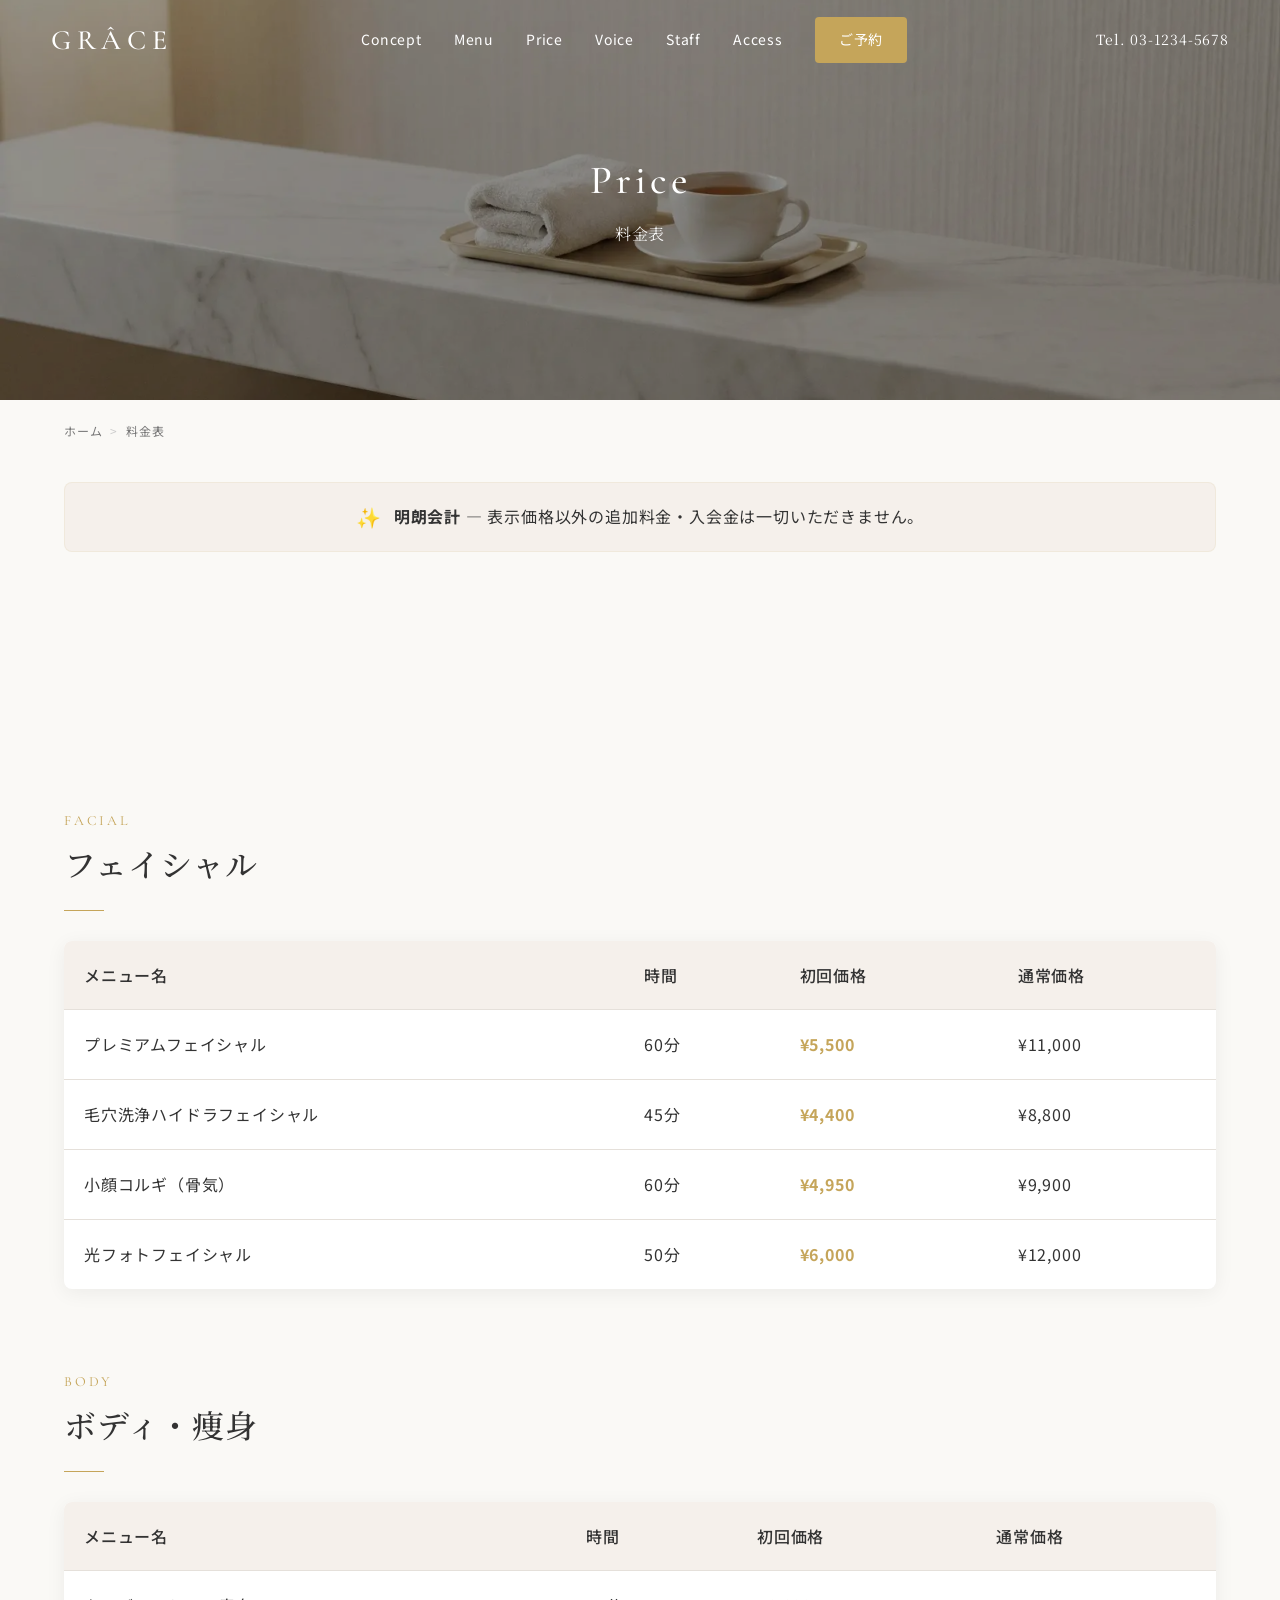
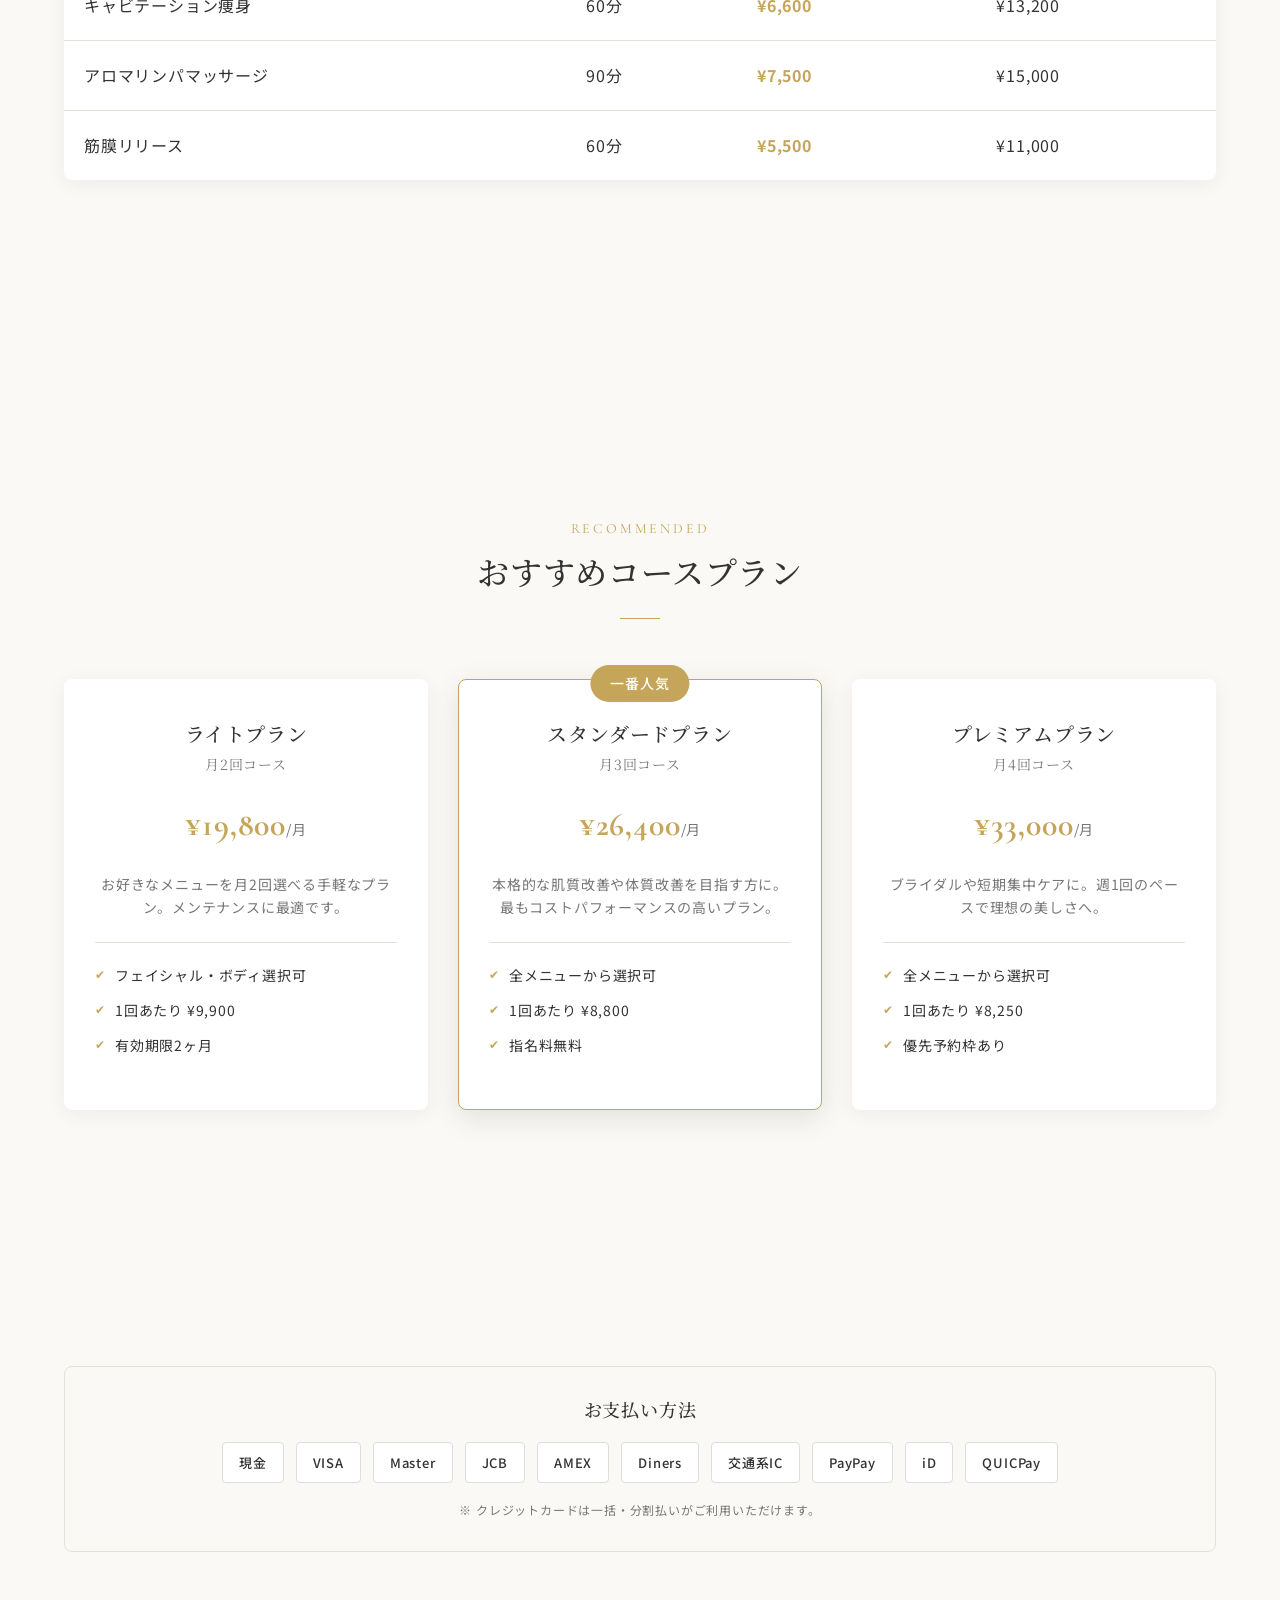
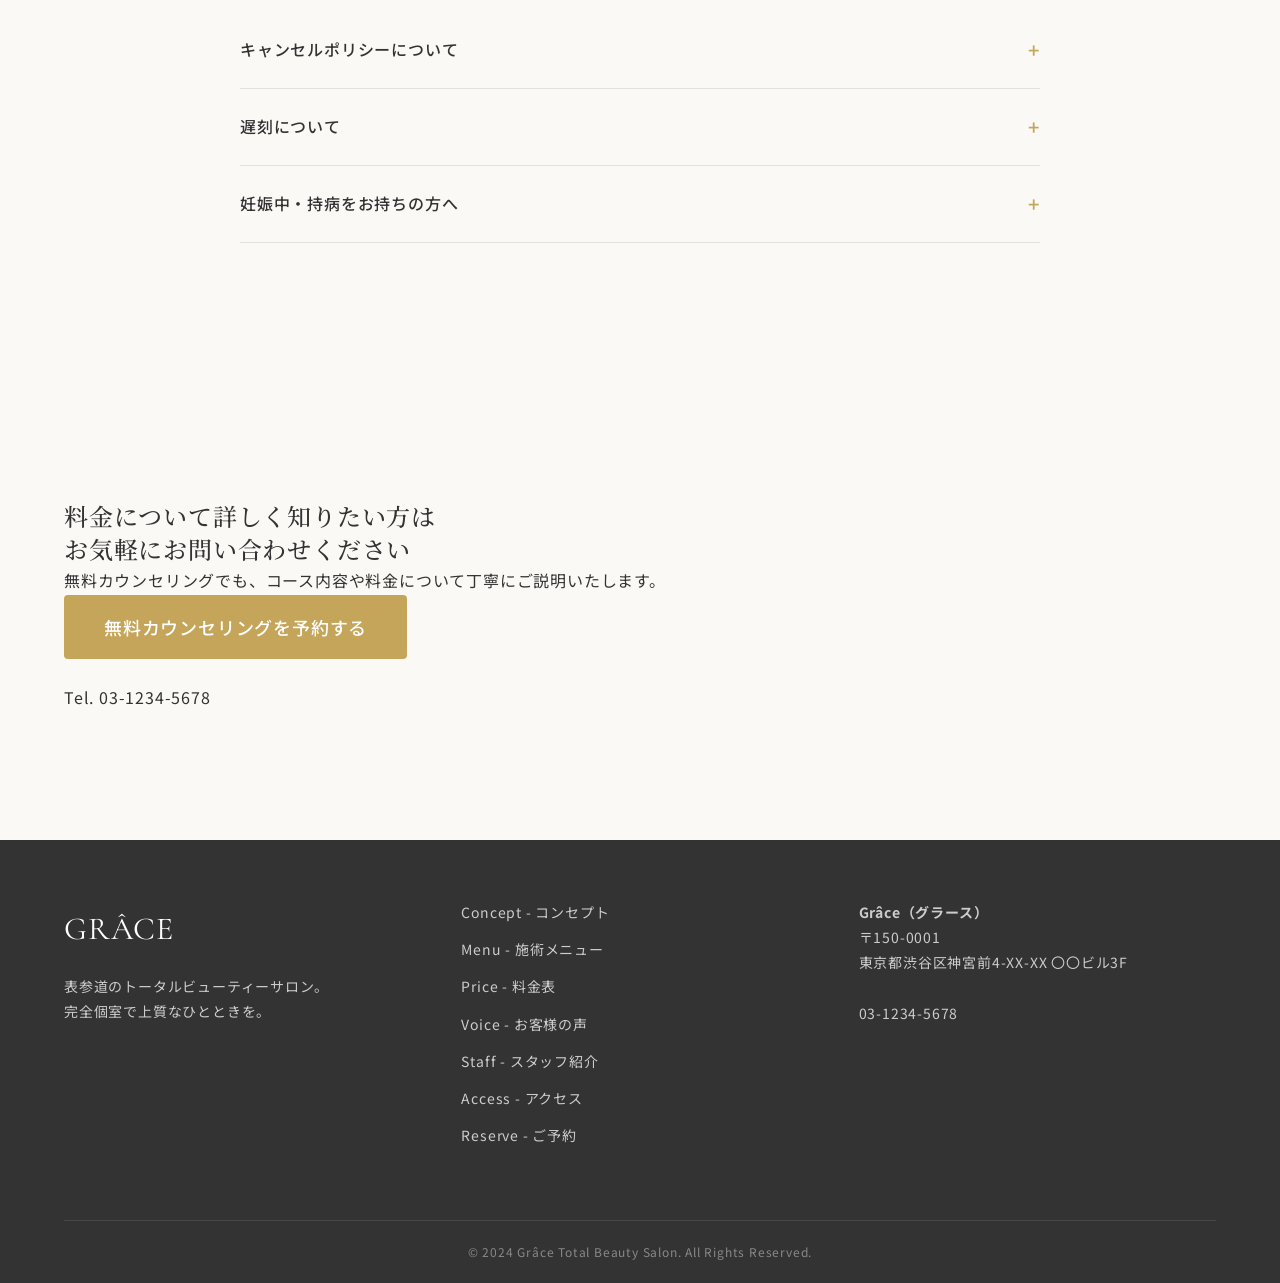
<file: price.html>
<!DOCTYPE html>
<html lang="ja">

<head>
    <meta charset="UTF-8">
    <meta name="viewport" content="width=device-width, initial-scale=1.0">
    <title>料金表 | Grâce — 明朗会計・初回限定価格あり</title>
    <meta name="description" content="Grâce（グラース）の料金表。フェイシャル、ボディ、脱毛の各コース料金を掲載。都度払い可能、無理な勧誘は一切ございません。">

    <!-- Fonts -->
    <link rel="preconnect" href="https://fonts.googleapis.com">
    <link rel="preconnect" href="https://fonts.gstatic.com" crossorigin>
    <link
        href="https://fonts.googleapis.com/css2?family=Cormorant+Garamond:ital,wght@0,300;0,400;0,500;0,600;1,400&family=Noto+Sans+JP:wght@300;400;500;700&family=Noto+Serif+JP:wght@200;300;400;500&display=swap"
        rel="stylesheet">

    <!-- Styles -->
    <link rel="stylesheet" href="assets/css/style.css">
    <link rel="stylesheet" href="assets/css/components.css">
    <link rel="stylesheet" href="assets/css/pages/sub.css">
    <link rel="stylesheet" href="assets/css/pages/price.css">
</head>

<body>

    <!-- Header -->
    <header class="header">
        <a href="index.html" class="header__logo">GRÂCE</a>
        <nav class="header__nav">
            <a href="concept.html">Concept</a>
            <a href="menu.html">Menu</a>
            <a href="price.html">Price</a>
            <a href="voice.html">Voice</a>
            <a href="staff.html">Staff</a>
            <a href="access.html">Access</a>
            <a href="reserve.html" class="header__cta">ご予約</a>
        </nav>
        <a href="tel:03-1234-5678" class="header__tel">Tel. 03-1234-5678</a>
        <button class="mobile-menu-btn">
            <span></span>
            <span></span>
            <span></span>
        </button>
    </header>

    <!-- Mobile Menu -->
    <div class="mobile-menu">
        <nav class="mobile-menu__nav">
            <a href="index.html" class="mobile-menu__link">Top</a>
            <a href="concept.html" class="mobile-menu__link">Concept</a>
            <a href="menu.html" class="mobile-menu__link">Menu</a>
            <a href="price.html" class="mobile-menu__link">Price</a>
            <a href="voice.html" class="mobile-menu__link">Voice</a>
            <a href="staff.html" class="mobile-menu__link">Staff</a>
            <a href="access.html" class="mobile-menu__link">Access</a>
        </nav>
        <a href="reserve.html" class="btn btn-primary" style="margin-bottom: 20px;">24時間WEB予約</a>
        <a href="tel:03-1234-5678" class="text-sub">Tel. 03-1234-5678</a>
    </div>

    <!-- Hero -->
    <section class="sub-hero">
        <img src="assets/images/hero_price.webp" alt="Price Hero" class="sub-hero__bg">
        <div class="sub-hero__overlay"></div>
        <div class="sub-hero__content fade-in-up">
            <h1 class="sub-hero__title">Price</h1>
            <p class="sub-hero__sub">料金表</p>
        </div>
    </section>

    <!-- Breadcrumbs -->
    <div class="breadcrumbs">
        <div class="container">
            <ul>
                <li><a href="index.html">ホーム</a></li>
                <li>料金表</li>
            </ul>
        </div>
    </div>

    <!-- Reassurance Banner -->
    <section class="section container" style="padding-top: 20px;">
        <div class="reassurance-banner fade-in-up">
            <div class="reassurance-icon">✨</div>
            <p><strong>明朗会計</strong> — 表示価格以外の追加料金・入会金は一切いただきません。</p>
        </div>
    </section>

    <!-- Price Tables -->
    <section class="section container">

        <!-- Facial -->
        <div class="price-category fade-in-up">
            <div class="section-header" style="text-align: left; margin-bottom: 30px;">
                <span class="section-header__en">Facial</span>
                <h2 class="section-header__ja">フェイシャル</h2>
                <div class="section-header__line" style="margin: 0;"></div>
            </div>

            <div class="price-table-wrapper">
                <table class="price-table">
                    <thead>
                        <tr>
                            <th>メニュー名</th>
                            <th>時間</th>
                            <th>初回価格</th>
                            <th>通常価格</th>
                        </tr>
                    </thead>
                    <tbody>
                        <tr>
                            <td data-label="メニュー名">プレミアムフェイシャル</td>
                            <td data-label="時間">60分</td>
                            <td data-label="初回価格" class="text-gold font-bold">¥5,500</td>
                            <td data-label="通常価格">¥11,000</td>
                        </tr>
                        <tr>
                            <td data-label="メニュー名">毛穴洗浄ハイドラフェイシャル</td>
                            <td data-label="時間">45分</td>
                            <td data-label="初回価格" class="text-gold font-bold">¥4,400</td>
                            <td data-label="通常価格">¥8,800</td>
                        </tr>
                        <tr>
                            <td data-label="メニュー名">小顔コルギ（骨気）</td>
                            <td data-label="時間">60分</td>
                            <td data-label="初回価格" class="text-gold font-bold">¥4,950</td>
                            <td data-label="通常価格">¥9,900</td>
                        </tr>
                        <tr>
                            <td data-label="メニュー名">光フォトフェイシャル</td>
                            <td data-label="時間">50分</td>
                            <td data-label="初回価格" class="text-gold font-bold">¥6,000</td>
                            <td data-label="通常価格">¥12,000</td>
                        </tr>
                    </tbody>
                </table>
            </div>
        </div>

        <!-- Body -->
        <div class="price-category fade-in-up">
            <div class="section-header" style="text-align: left; margin-bottom: 30px;">
                <span class="section-header__en">Body</span>
                <h2 class="section-header__ja">ボディ・痩身</h2>
                <div class="section-header__line" style="margin: 0;"></div>
            </div>

            <div class="price-table-wrapper">
                <table class="price-table">
                    <thead>
                        <tr>
                            <th>メニュー名</th>
                            <th>時間</th>
                            <th>初回価格</th>
                            <th>通常価格</th>
                        </tr>
                    </thead>
                    <tbody>
                        <tr>
                            <td data-label="メニュー名">キャビテーション痩身</td>
                            <td data-label="時間">60分</td>
                            <td data-label="初回価格" class="text-gold font-bold">¥6,600</td>
                            <td data-label="通常価格">¥13,200</td>
                        </tr>
                        <tr>
                            <td data-label="メニュー名">アロマリンパマッサージ</td>
                            <td data-label="時間">90分</td>
                            <td data-label="初回価格" class="text-gold font-bold">¥7,500</td>
                            <td data-label="通常価格">¥15,000</td>
                        </tr>
                        <tr>
                            <td data-label="メニュー名">筋膜リリース</td>
                            <td data-label="時間">60分</td>
                            <td data-label="初回価格" class="text-gold font-bold">¥5,500</td>
                            <td data-label="通常価格">¥11,000</td>
                        </tr>
                    </tbody>
                </table>
            </div>
        </div>

    </section>

    <!-- Recommended Courses -->
    <section class="section bg-sub">
        <div class="container">
            <div class="section-header fade-in-up">
                <span class="section-header__en">Recommended</span>
                <h2 class="section-header__ja">おすすめコースプラン</h2>
                <div class="section-header__line"></div>
            </div>

            <div class="course-grid">
                <!-- Light Plan -->
                <div class="course-card fade-in-up">
                    <h3 class="course-title">ライトプラン<br><span>月2回コース</span></h3>
                    <div class="course-price">
                        <span class="course-amount">¥19,800</span><span class="course-period">/月</span>
                    </div>
                    <p class="course-desc">お好きなメニューを月2回選べる手軽なプラン。メンテナンスに最適です。</p>
                    <ul class="course-list">
                        <li>フェイシャル・ボディ選択可</li>
                        <li>1回あたり ¥9,900</li>
                        <li>有効期限2ヶ月</li>
                    </ul>
                </div>

                <!-- Standard Plan (Featured) -->
                <div class="course-card course-card--featured fade-in-up">
                    <div class="course-badge">一番人気</div>
                    <h3 class="course-title">スタンダードプラン<br><span>月3回コース</span></h3>
                    <div class="course-price">
                        <span class="course-amount">¥26,400</span><span class="course-period">/月</span>
                    </div>
                    <p class="course-desc">本格的な肌質改善や体質改善を目指す方に。最もコストパフォーマンスの高いプラン。</p>
                    <ul class="course-list">
                        <li>全メニューから選択可</li>
                        <li>1回あたり ¥8,800</li>
                        <li>指名料無料</li>
                    </ul>
                </div>

                <!-- Premium Plan -->
                <div class="course-card fade-in-up">
                    <h3 class="course-title">プレミアムプラン<br><span>月4回コース</span></h3>
                    <div class="course-price">
                        <span class="course-amount">¥33,000</span><span class="course-period">/月</span>
                    </div>
                    <p class="course-desc">ブライダルや短期集中ケアに。週1回のペースで理想の美しさへ。</p>
                    <ul class="course-list">
                        <li>全メニューから選択可</li>
                        <li>1回あたり ¥8,250</li>
                        <li>優先予約枠あり</li>
                    </ul>
                </div>
            </div>
        </div>
    </section>

    <!-- Payment & Notes -->
    <section class="section container">
        <div class="payment-box fade-in-up">
            <h3 class="payment-title">お支払い方法</h3>
            <div class="payment-icons">
                <div class="payment-item">現金</div>
                <div class="payment-item">VISA</div>
                <div class="payment-item">Master</div>
                <div class="payment-item">JCB</div>
                <div class="payment-item">AMEX</div>
                <div class="payment-item">Diners</div>
                <div class="payment-item">交通系IC</div>
                <div class="payment-item">PayPay</div>
                <div class="payment-item">iD</div>
                <div class="payment-item">QUICPay</div>
            </div>
            <p class="payment-note">※ クレジットカードは一括・分割払いがご利用いただけます。</p>
        </div>

        <div class="notes-acc-wrapper fade-in-up">
            <!-- Accordion 1 -->
            <div class="accordion">
                <div class="accordion-header">
                    キャンセルポリシーについて
                    <span class="acc-icon">+</span>
                </div>
                <div class="accordion-content">
                    <div class="accordion-inner">
                        <p>ご予約のキャンセル・変更は前日の20時までにご連絡ください。<br>
                            当日キャンセル・無断キャンセルの場合、キャンセル料として施術代金の100%を申し受けます。また、コース契約の方は1回分消化となりますのでご注意ください。</p>
                    </div>
                </div>
            </div>
            <!-- Accordion 2 -->
            <div class="accordion">
                <div class="accordion-header">
                    遅刻について
                    <span class="acc-icon">+</span>
                </div>
                <div class="accordion-content">
                    <div class="accordion-inner">
                        <p>ご予約時間を過ぎてご来店された場合、施術時間を短縮させていただく場合がございます。15分以上遅れられる場合は、キャンセル扱いとさせていただくこともございますので、予めご了承ください。
                        </p>
                    </div>
                </div>
            </div>
            <!-- Accordion 3 -->
            <div class="accordion">
                <div class="accordion-header">
                    妊娠中・持病をお持ちの方へ
                    <span class="acc-icon">+</span>
                </div>
                <div class="accordion-content">
                    <div class="accordion-inner">
                        <p>妊娠中の方は、フェイシャルの一部メニューのみご案内可能です（ボディ・痩身は不可）。事前に医師にご相談の上、ご予約時にお申し出ください。<br>
                            現在通院中の方や持病をお持ちの方は、施術をお断りする場合もございます。</p>
                    </div>
                </div>
            </div>
        </div>
    </section>

    <!-- CTA Common -->
    <section class="section cta-section">
        <div class="container fade-in-up">
            <h2 class="cta-title">料金について詳しく知りたい方は<br>お気軽にお問い合わせください</h2>
            <p class="cta-sub">無料カウンセリングでも、コース内容や料金について丁寧にご説明いたします。</p>
            <a href="reserve.html" class="btn btn-primary btn-large btn-pulse"
                style="margin-bottom: 24px;">無料カウンセリングを予約する</a>
            <div class="cta-tel">
                <a href="tel:03-1234-5678">Tel. 03-1234-5678</a>
            </div>
        </div>
    </section>

    <!-- Footer -->
    <footer class="footer">
        <div class="container">
            <div class="footer__content">
                <div class="footer__col">
                    <a href="index.html" class="footer__logo">GRÂCE</a>
                    <p style="margin-bottom: 16px;">表参道のトータルビューティーサロン。<br>完全個室で上質なひとときを。</p>
                </div>
                <div class="footer__col">
                    <ul class="footer__links">
                        <li><a href="concept.html">Concept - コンセプト</a></li>
                        <li><a href="menu.html">Menu - 施術メニュー</a></li>
                        <li><a href="price.html">Price - 料金表</a></li>
                        <li><a href="voice.html">Voice - お客様の声</a></li>
                        <li><a href="staff.html">Staff - スタッフ紹介</a></li>
                        <li><a href="access.html">Access - アクセス</a></li>
                        <li><a href="reserve.html">Reserve - ご予約</a></li>
                    </ul>
                </div>
                <div class="footer__col">
                    <p><strong>Grâce（グラース）</strong></p>
                    <p>〒150-0001<br>東京都渋谷区神宮前4-XX-XX 〇〇ビル3F</p>
                    <br>
                    <p><a href="tel:03-1234-5678">03-1234-5678</a></p>
                </div>
            </div>
            <div class="footer__bottom">
                <p>&copy; 2024 Grâce Total Beauty Salon. All Rights Reserved.</p>
            </div>
        </div>
    </footer>

    <!-- Scripts -->
    <script src="assets/js/main.js"></script>
</body>

</html>
</file>
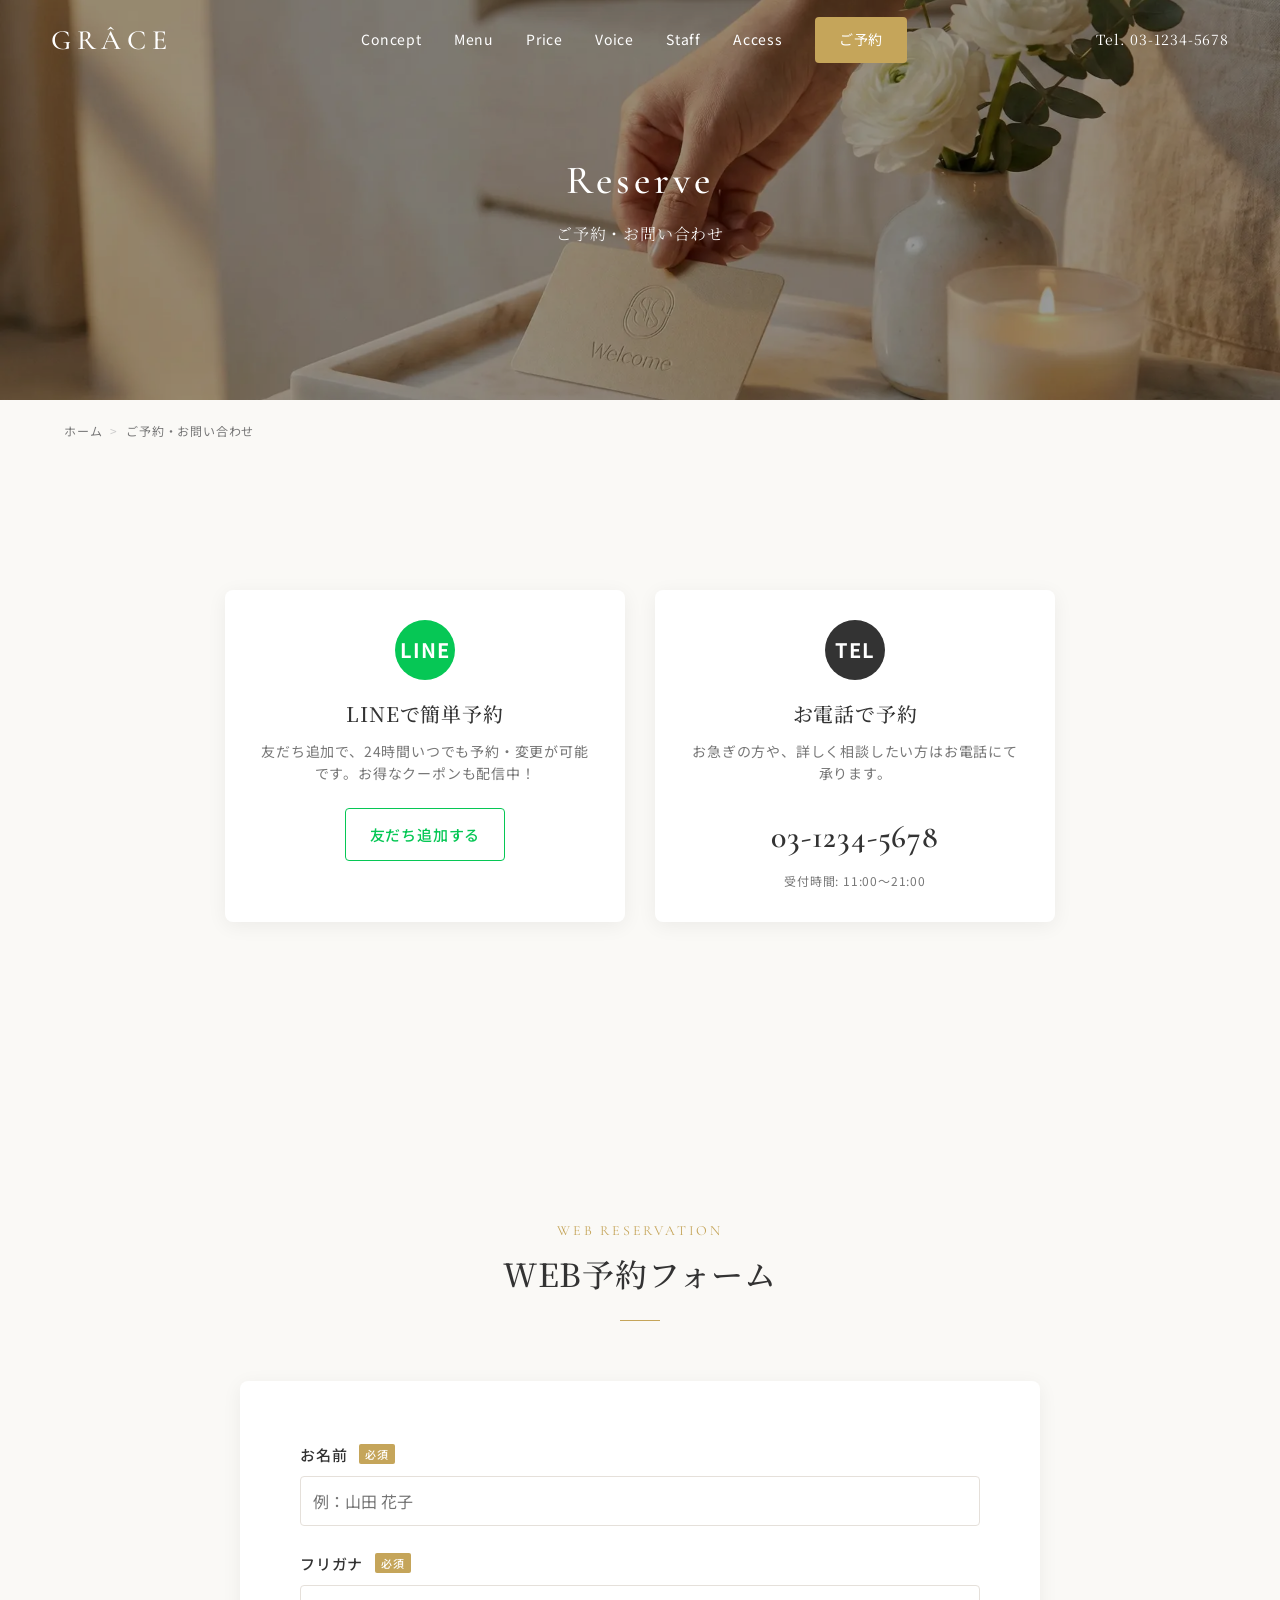
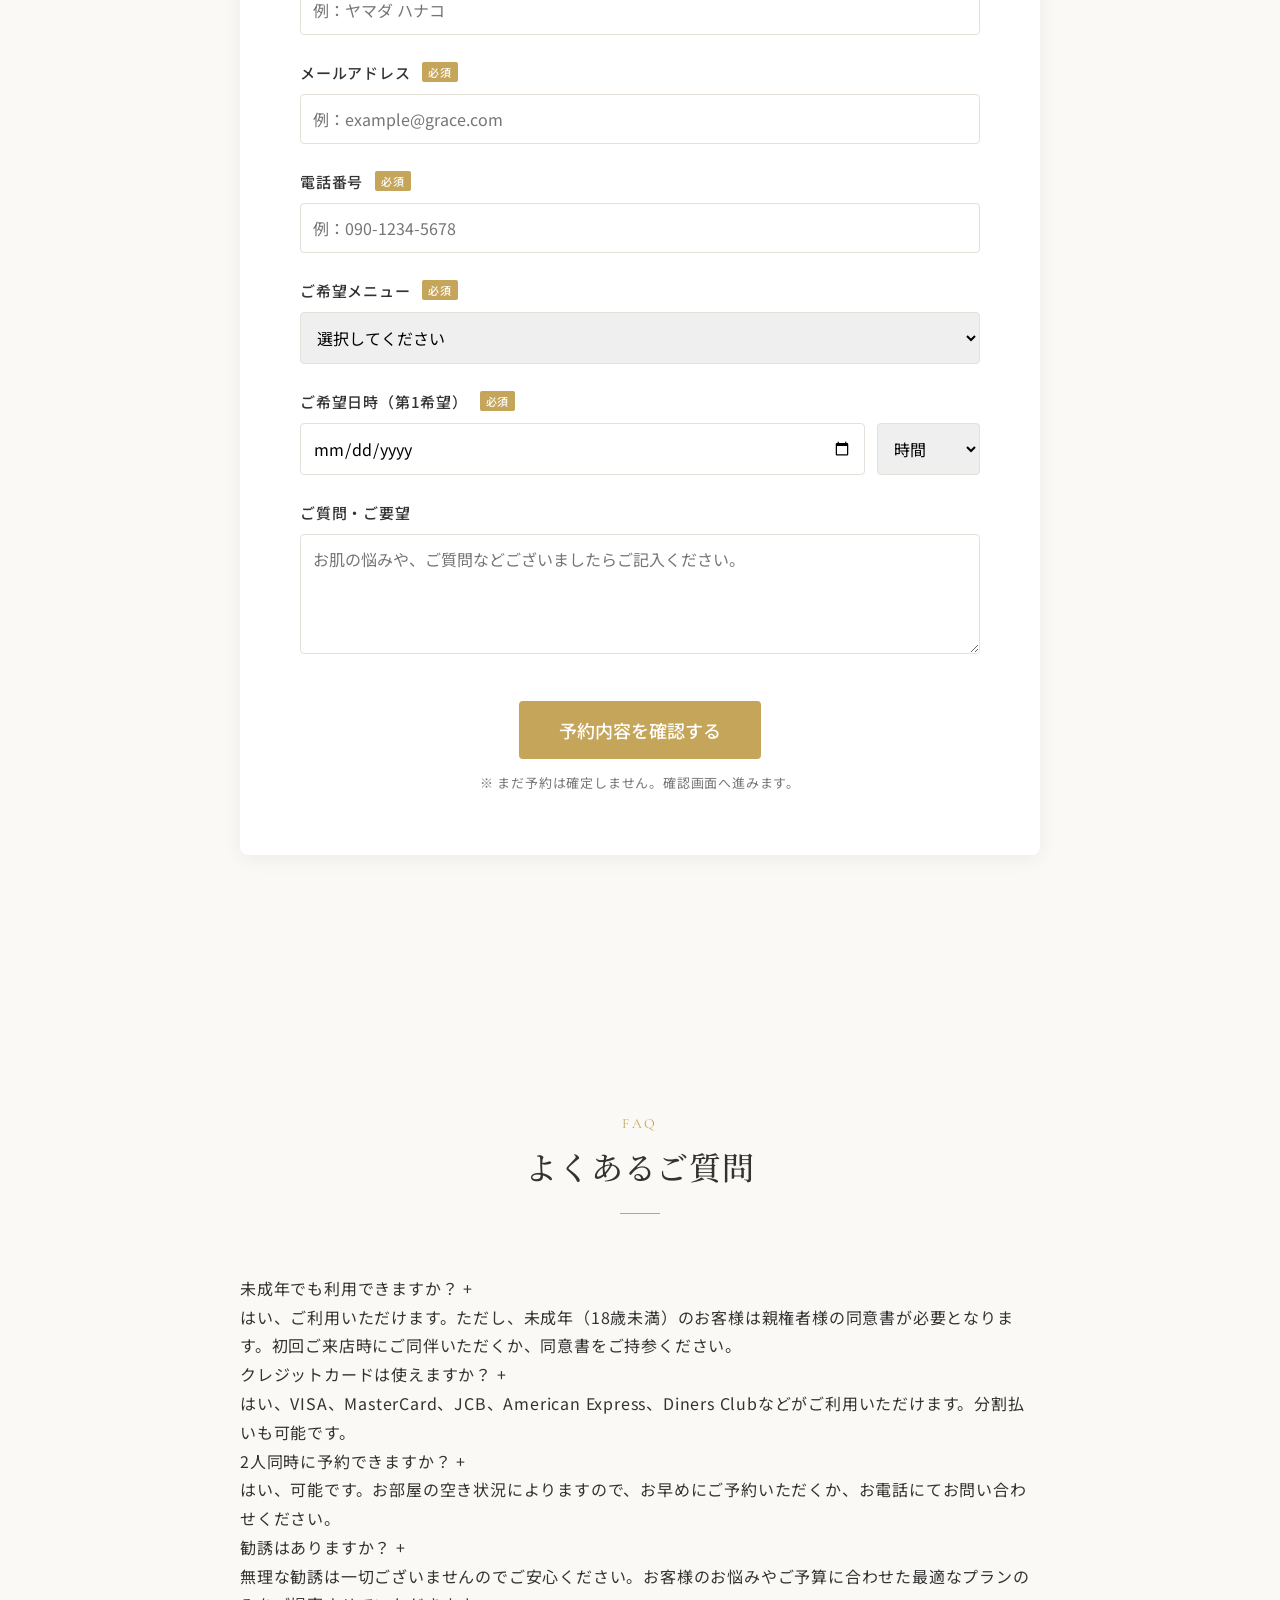
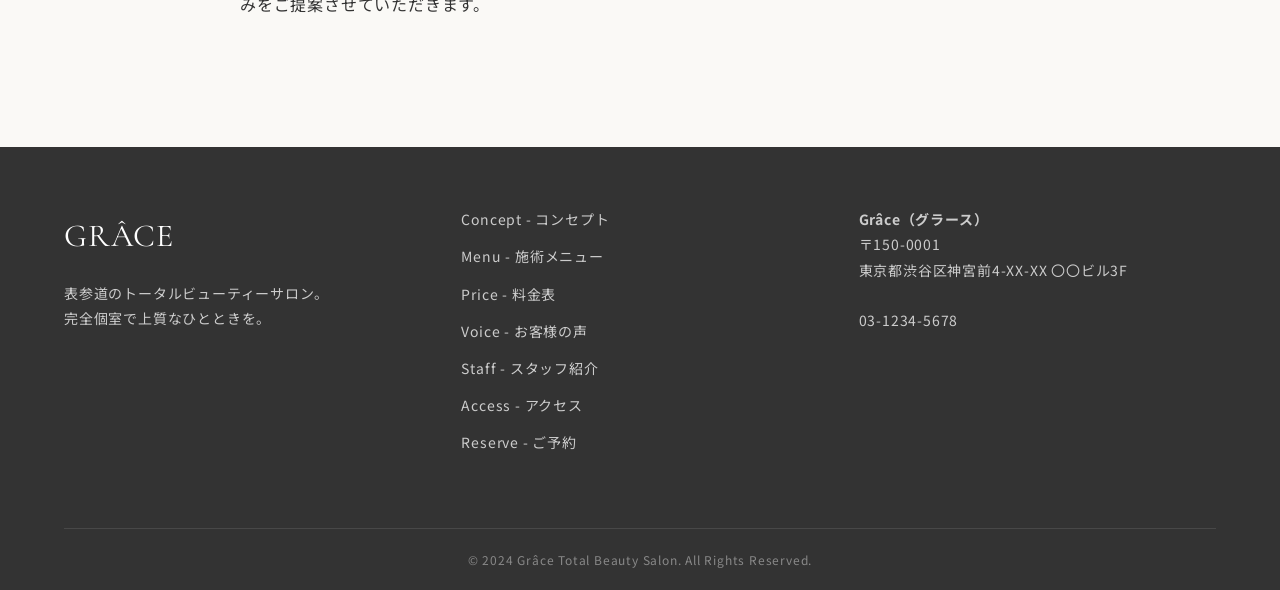
<file: reserve.html>
<!DOCTYPE html>
<html lang="ja">

<head>
    <meta charset="UTF-8">
    <meta name="viewport" content="width=device-width, initial-scale=1.0">
    <title>ご予約・お問い合わせ | Grâce — 24時間受付中</title>
    <meta name="description" content="Grâce（グラース）へのご予約・お問い合わせはこちら。WEBフォーム、LINE、お電話にて承っております。まずは無料カウンセリングからお気軽にどうぞ。">

    <!-- Fonts -->
    <link rel="preconnect" href="https://fonts.googleapis.com">
    <link rel="preconnect" href="https://fonts.gstatic.com" crossorigin>
    <link
        href="https://fonts.googleapis.com/css2?family=Cormorant+Garamond:ital,wght@0,300;0,400;0,500;0,600;1,400&family=Noto+Sans+JP:wght@300;400;500;700&family=Noto+Serif+JP:wght@200;300;400;500&display=swap"
        rel="stylesheet">

    <!-- Styles -->
    <link rel="stylesheet" href="assets/css/style.css">
    <link rel="stylesheet" href="assets/css/components.css">
    <link rel="stylesheet" href="assets/css/pages/sub.css">
    <link rel="stylesheet" href="assets/css/pages/reserve.css">
</head>

<body>

    <!-- Header -->
    <header class="header">
        <a href="index.html" class="header__logo">GRÂCE</a>
        <nav class="header__nav">
            <a href="concept.html">Concept</a>
            <a href="menu.html">Menu</a>
            <a href="price.html">Price</a>
            <a href="voice.html">Voice</a>
            <a href="staff.html">Staff</a>
            <a href="access.html">Access</a>
            <a href="reserve.html" class="header__cta">ご予約</a>
        </nav>
        <a href="tel:03-1234-5678" class="header__tel">Tel. 03-1234-5678</a>
        <button class="mobile-menu-btn">
            <span></span>
            <span></span>
            <span></span>
        </button>
    </header>

    <!-- Mobile Menu -->
    <div class="mobile-menu">
        <nav class="mobile-menu__nav">
            <a href="index.html" class="mobile-menu__link">Top</a>
            <a href="concept.html" class="mobile-menu__link">Concept</a>
            <a href="menu.html" class="mobile-menu__link">Menu</a>
            <a href="price.html" class="mobile-menu__link">Price</a>
            <a href="voice.html" class="mobile-menu__link">Voice</a>
            <a href="staff.html" class="mobile-menu__link">Staff</a>
            <a href="access.html" class="mobile-menu__link">Access</a>
        </nav>
        <a href="reserve.html" class="btn btn-primary" style="margin-bottom: 20px;">24時間WEB予約</a>
        <a href="tel:03-1234-5678" class="text-sub">Tel. 03-1234-5678</a>
    </div>

    <!-- Hero -->
    <section class="sub-hero">
        <img src="assets/images/hero_reserve.webp" alt="Reserve Hero" class="sub-hero__bg">
        <div class="sub-hero__overlay"></div>
        <div class="sub-hero__content fade-in-up">
            <h1 class="sub-hero__title">Reserve</h1>
            <p class="sub-hero__sub">ご予約・お問い合わせ</p>
        </div>
    </section>

    <!-- Breadcrumbs -->
    <div class="breadcrumbs">
        <div class="container">
            <ul>
                <li><a href="index.html">ホーム</a></li>
                <li>ご予約・お問い合わせ</li>
            </ul>
        </div>
    </div>

    <!-- Reserve Methods (LINE & Phone) -->
    <section class="section container">
        <div class="reserve-methods fade-in-up">
            <!-- LINE -->
            <div class="reserve-card line-card">
                <div class="reserve-card__icon line-icon">LINE</div>
                <h3 class="reserve-card__title">LINEで簡単予約</h3>
                <p class="reserve-card__text">友だち追加で、24時間いつでも予約・変更が可能です。お得なクーポンも配信中！</p>
                <a href="#" class="btn btn-outline" style="border-color: #06c755; color: #06c755;">友だち追加する</a>
            </div>
            <!-- Phone -->
            <div class="reserve-card phone-card">
                <div class="reserve-card__icon phone-icon">TEL</div>
                <h3 class="reserve-card__title">お電話で予約</h3>
                <p class="reserve-card__text">お急ぎの方や、詳しく相談したい方はお電話にて承ります。</p>
                <a href="tel:03-1234-5678" class="reserve-phone-link">03-1234-5678</a>
                <span class="reserve-hours">受付時間: 11:00〜21:00</span>
            </div>
        </div>
    </section>

    <!-- Web Form -->
    <section class="section bg-sub" id="web-form">
        <div class="container" style="max-width: 800px;">
            <div class="section-header fade-in-up">
                <span class="section-header__en">Web Reservation</span>
                <h2 class="section-header__ja">WEB予約フォーム</h2>
                <div class="section-header__line"></div>
            </div>

            <form class="reserve-form fade-in-up" id="reservationForm" novalidate>

                <!-- Name -->
                <div class="form-group">
                    <label for="name" class="form-label">お名前 <span class="required">必須</span></label>
                    <input type="text" id="name" name="name" class="form-input" placeholder="例：山田 花子" required>
                    <span class="error-msg">お名前を入力してください</span>
                </div>

                <!-- Kana -->
                <div class="form-group">
                    <label for="kana" class="form-label">フリガナ <span class="required">必須</span></label>
                    <input type="text" id="kana" name="kana" class="form-input" placeholder="例：ヤマダ ハナコ" required>
                    <span class="error-msg">フリガナを入力してください</span>
                </div>

                <!-- Email -->
                <div class="form-group">
                    <label for="email" class="form-label">メールアドレス <span class="required">必須</span></label>
                    <input type="email" id="email" name="email" class="form-input" placeholder="例：example@grace.com"
                        required>
                    <span class="error-msg">有効なメールアドレスを入力してください</span>
                </div>

                <!-- Phone -->
                <div class="form-group">
                    <label for="phone" class="form-label">電話番号 <span class="required">必須</span></label>
                    <input type="tel" id="phone" name="phone" class="form-input" placeholder="例：090-1234-5678" required>
                    <span class="error-msg">電話番号を入力してください</span>
                </div>

                <!-- Menu -->
                <div class="form-group">
                    <label for="menu" class="form-label">ご希望メニュー <span class="required">必須</span></label>
                    <select id="menu" name="menu" class="form-select" required>
                        <option value="" disabled selected>選択してください</option>
                        <option value="counseling">無料カウンセリング</option>
                        <option value="facial_premium">プレミアムフェイシャル</option>
                        <option value="facial_hydra">毛穴洗浄ハイドラフェイシャル</option>
                        <option value="body_cavitation">キャビテーション痩身</option>
                        <option value="body_aroma">アロマリンパマッサージ</option>
                        <option value="removal_full">全身脱毛</option>
                        <option value="bridal">ブライダルご相談</option>
                        <option value="other">その他・相談して決めたい</option>
                    </select>
                    <span class="error-msg">メニューを選択してください</span>
                </div>

                <!-- Date -->
                <div class="form-group">
                    <label for="date" class="form-label">ご希望日時（第1希望） <span class="required">必須</span></label>
                    <div class="date-group">
                        <input type="date" id="date" name="date" class="form-input" required>
                        <select id="time" name="time" class="form-select" style="width: 120px;" required>
                            <option value="" disabled selected>時間</option>
                            <option value="11:00">11:00</option>
                            <option value="12:00">12:00</option>
                            <option value="13:00">13:00</option>
                            <option value="14:00">14:00</option>
                            <option value="15:00">15:00</option>
                            <option value="16:00">16:00</option>
                            <option value="17:00">17:00</option>
                            <option value="18:00">18:00</option>
                            <option value="19:00">19:00</option>
                            <option value="20:00">20:00</option>
                        </select>
                    </div>
                    <span class="error-msg">日時を選択してください</span>
                </div>

                <!-- Message -->
                <div class="form-group">
                    <label for="message" class="form-label">ご質問・ご要望</label>
                    <textarea id="message" name="message" class="form-textarea"
                        placeholder="お肌の悩みや、ご質問などございましたらご記入ください。"></textarea>
                </div>

                <!-- Submit -->
                <div class="form-submit">
                    <button type="submit" class="btn btn-primary btn-large btn-pulse">予約内容を確認する</button>
                    <p class="form-note">※ まだ予約は確定しません。確認画面へ進みます。</p>
                </div>
            </form>
        </div>
    </section>

    <!-- FAQ -->
    <section class="section container" style="max-width: 800px;">
        <div class="section-header fade-in-up">
            <span class="section-header__en">FAQ</span>
            <h2 class="section-header__ja">よくあるご質問</h2>
            <div class="section-header__line"></div>
        </div>

        <div class="notes-acc-wrapper fade-in-up">
            <div class="accordion">
                <div class="accordion-header">
                    未成年でも利用できますか？
                    <span class="acc-icon">+</span>
                </div>
                <div class="accordion-content">
                    <div class="accordion-inner">
                        <p>はい、ご利用いただけます。ただし、未成年（18歳未満）のお客様は親権者様の同意書が必要となります。初回ご来店時にご同伴いただくか、同意書をご持参ください。</p>
                    </div>
                </div>
            </div>
            <div class="accordion">
                <div class="accordion-header">
                    クレジットカードは使えますか？
                    <span class="acc-icon">+</span>
                </div>
                <div class="accordion-content">
                    <div class="accordion-inner">
                        <p>はい、VISA、MasterCard、JCB、American Express、Diners Clubなどがご利用いただけます。分割払いも可能です。</p>
                    </div>
                </div>
            </div>
            <div class="accordion">
                <div class="accordion-header">
                    2人同時に予約できますか？
                    <span class="acc-icon">+</span>
                </div>
                <div class="accordion-content">
                    <div class="accordion-inner">
                        <p>はい、可能です。お部屋の空き状況によりますので、お早めにご予約いただくか、お電話にてお問い合わせください。</p>
                    </div>
                </div>
            </div>
            <div class="accordion">
                <div class="accordion-header">
                    勧誘はありますか？
                    <span class="acc-icon">+</span>
                </div>
                <div class="accordion-content">
                    <div class="accordion-inner">
                        <p>無理な勧誘は一切ございませんのでご安心ください。お客様のお悩みやご予算に合わせた最適なプランのみをご提案させていただきます。</p>
                    </div>
                </div>
            </div>
        </div>
    </section>

    <!-- Footer -->
    <footer class="footer">
        <div class="container">
            <div class="footer__content">
                <div class="footer__col">
                    <a href="index.html" class="footer__logo">GRÂCE</a>
                    <p style="margin-bottom: 16px;">表参道のトータルビューティーサロン。<br>完全個室で上質なひとときを。</p>
                </div>
                <div class="footer__col">
                    <ul class="footer__links">
                        <li><a href="concept.html">Concept - コンセプト</a></li>
                        <li><a href="menu.html">Menu - 施術メニュー</a></li>
                        <li><a href="price.html">Price - 料金表</a></li>
                        <li><a href="voice.html">Voice - お客様の声</a></li>
                        <li><a href="staff.html">Staff - スタッフ紹介</a></li>
                        <li><a href="access.html">Access - アクセス</a></li>
                        <li><a href="reserve.html">Reserve - ご予約</a></li>
                    </ul>
                </div>
                <div class="footer__col">
                    <p><strong>Grâce（グラース）</strong></p>
                    <p>〒150-0001<br>東京都渋谷区神宮前4-XX-XX 〇〇ビル3F</p>
                    <br>
                    <p><a href="tel:03-1234-5678">03-1234-5678</a></p>
                </div>
            </div>
            <div class="footer__bottom">
                <p>&copy; 2024 Grâce Total Beauty Salon. All Rights Reserved.</p>
            </div>
        </div>
    </footer>

    <!-- Modal (Confirmation) -->
    <div id="modal" class="modal">
        <div class="modal-content">
            <span class="modal-close">&times;</span>
            <div class="modal-header">
                <h3>ご予約ありがとうございます</h3>
            </div>
            <div class="modal-body">
                <p class="modal-lead">以下の内容で送信しました。<br>店舗からの確認連絡をお待ちください。</p>
                <div class="modal-check-icon">✓</div>
                <p style="font-size: 14px; color: #777;">（※これはデモサイトのため、実際の予約は行われません）</p>
            </div>
            <button class="btn btn-primary btn-large modal-btn">トップページへ戻る</button>
        </div>
    </div>

    <!-- Scripts -->
    <script src="assets/js/main.js"></script>
    <script src="assets/js/reserve.js"></script>
</body>

</html>
</file>
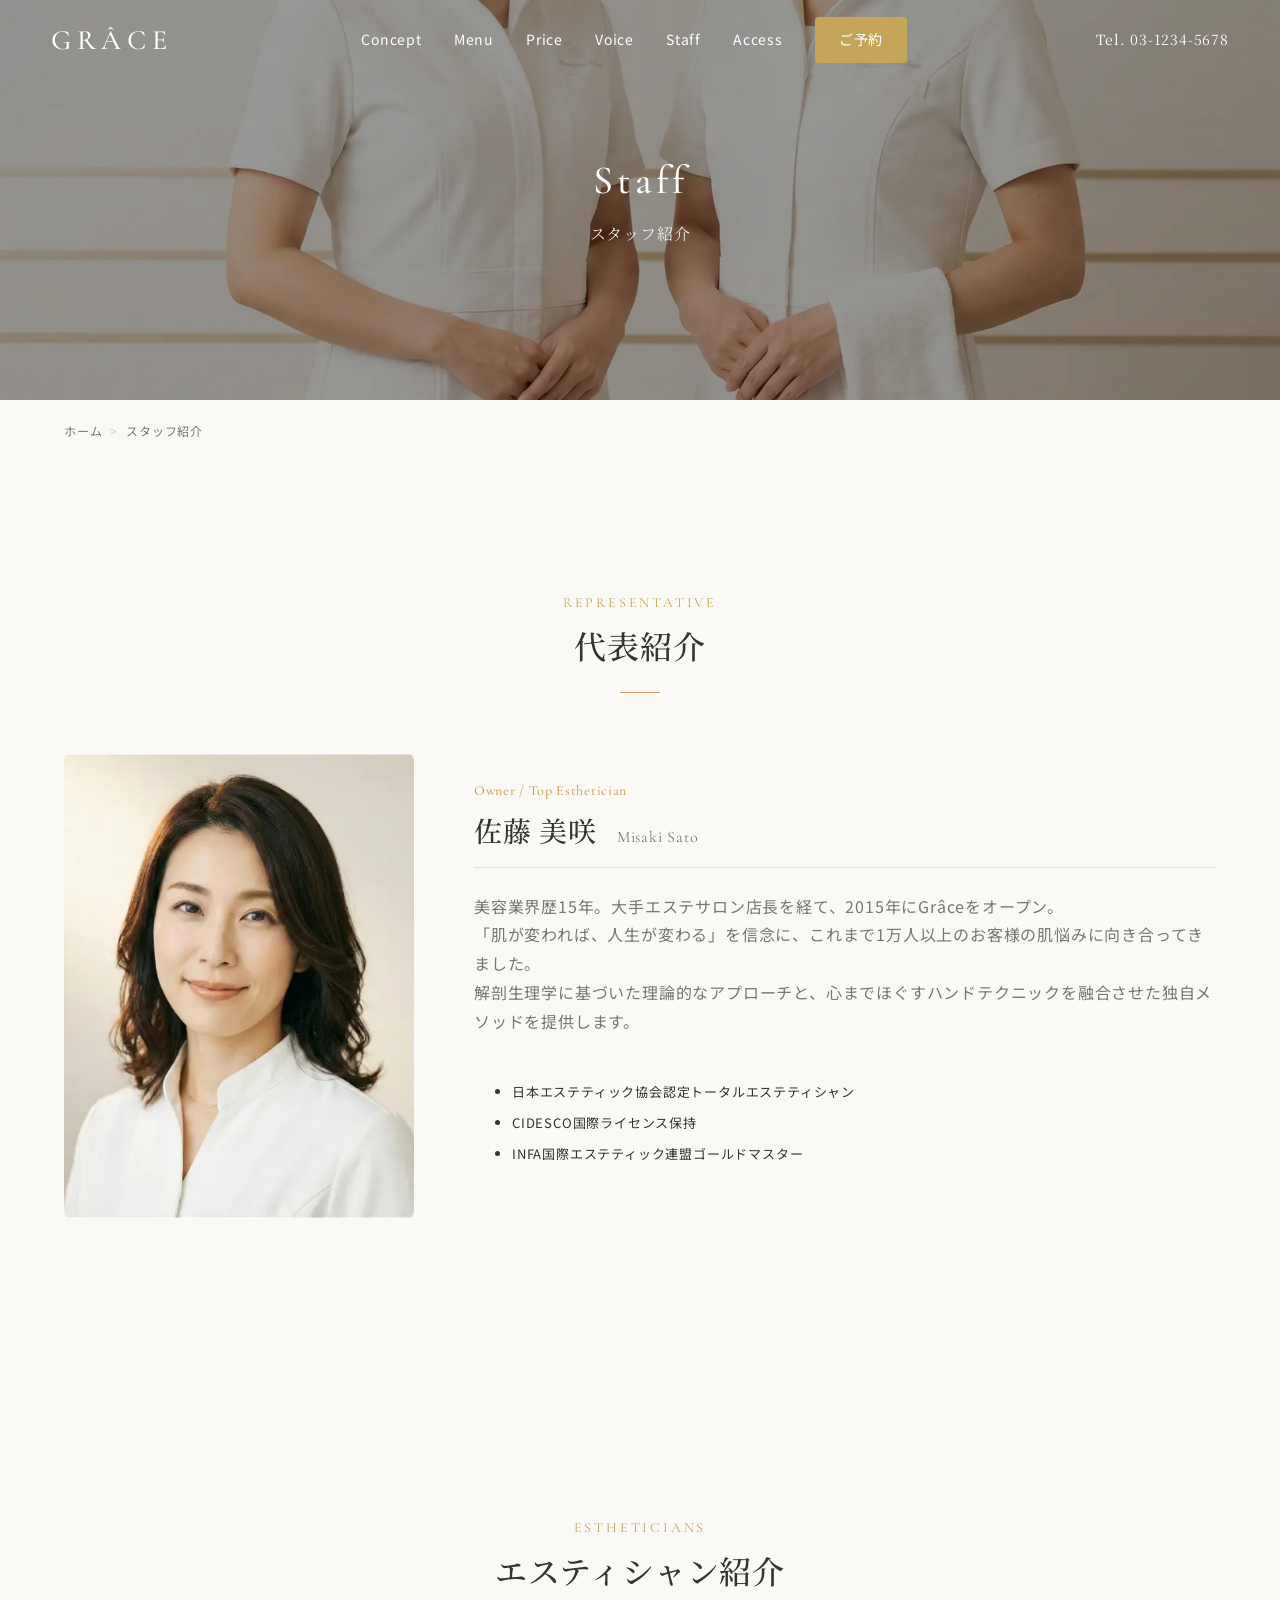
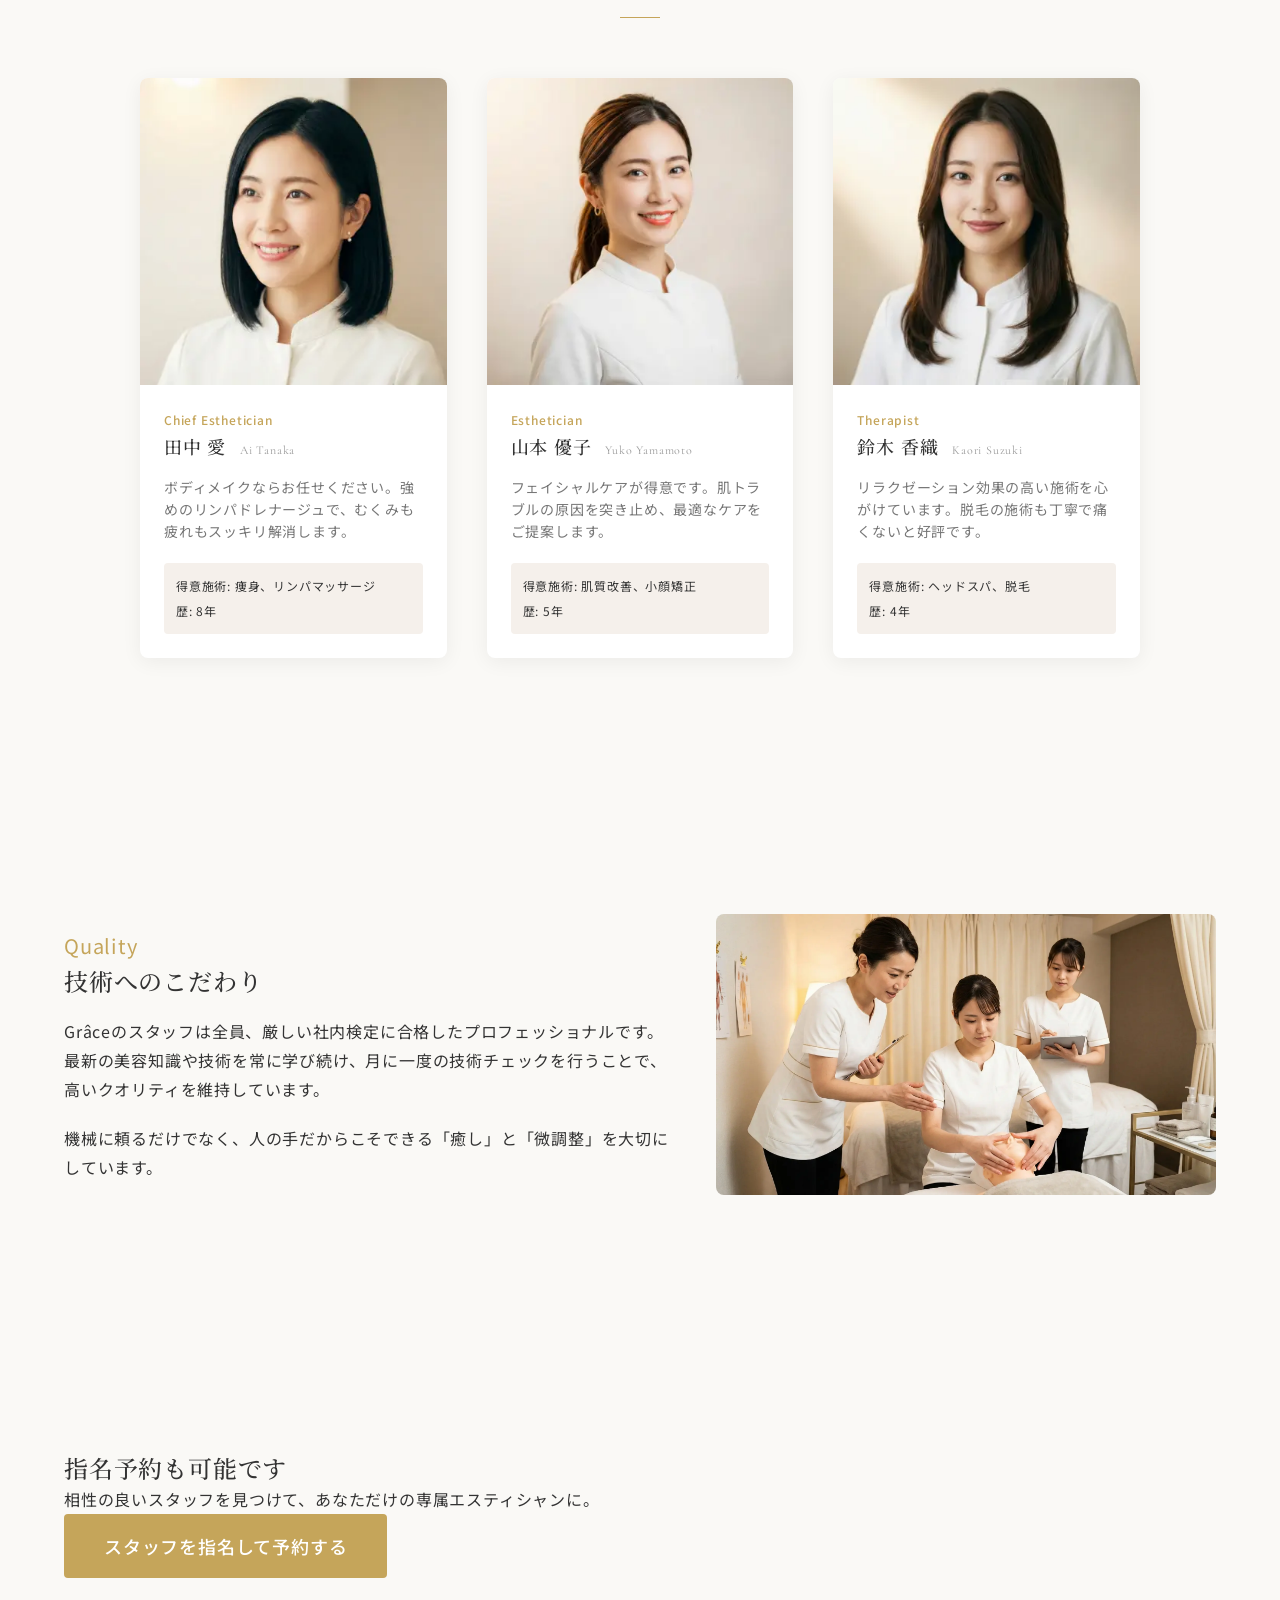
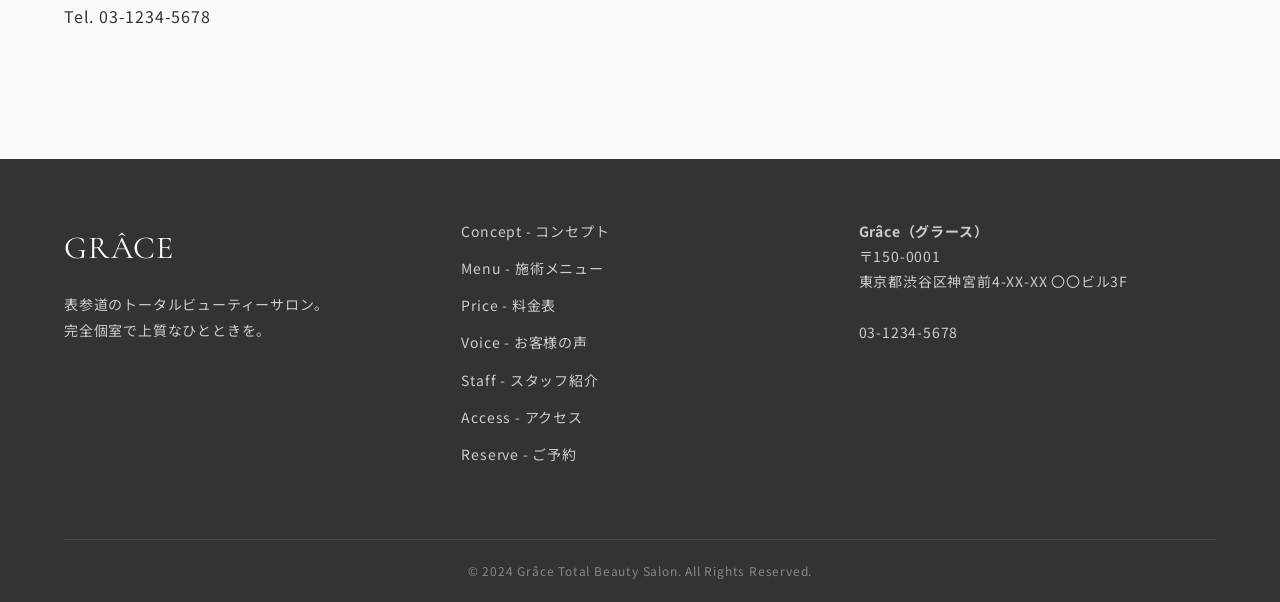
<file: staff.html>
<!DOCTYPE html>
<html lang="ja">

<head>
    <meta charset="UTF-8">
    <meta name="viewport" content="width=device-width, initial-scale=1.0">
    <title>スタッフ紹介 | Grâce — プロフェッショナルな技術と接客</title>
    <meta name="description" content="Grâce（グラース）のスタッフ紹介。経験豊富なエスティシャンが、確かな技術と心を込めたおもてなしで、あなたの美しさを引き出します。">

    <!-- Fonts -->
    <link rel="preconnect" href="https://fonts.googleapis.com">
    <link rel="preconnect" href="https://fonts.gstatic.com" crossorigin>
    <link
        href="https://fonts.googleapis.com/css2?family=Cormorant+Garamond:ital,wght@0,300;0,400;0,500;0,600;1,400&family=Noto+Sans+JP:wght@300;400;500;700&family=Noto+Serif+JP:wght@200;300;400;500&display=swap"
        rel="stylesheet">

    <!-- Styles -->
    <link rel="stylesheet" href="assets/css/style.css">
    <link rel="stylesheet" href="assets/css/components.css">
    <link rel="stylesheet" href="assets/css/pages/sub.css">
    <link rel="stylesheet" href="assets/css/pages/staff.css">
</head>

<body>

    <!-- Header -->
    <header class="header">
        <a href="index.html" class="header__logo">GRÂCE</a>
        <nav class="header__nav">
            <a href="concept.html">Concept</a>
            <a href="menu.html">Menu</a>
            <a href="price.html">Price</a>
            <a href="voice.html">Voice</a>
            <a href="staff.html">Staff</a>
            <a href="access.html">Access</a>
            <a href="reserve.html" class="header__cta">ご予約</a>
        </nav>
        <a href="tel:03-1234-5678" class="header__tel">Tel. 03-1234-5678</a>
        <button class="mobile-menu-btn">
            <span></span>
            <span></span>
            <span></span>
        </button>
    </header>

    <!-- Mobile Menu -->
    <div class="mobile-menu">
        <nav class="mobile-menu__nav">
            <a href="index.html" class="mobile-menu__link">Top</a>
            <a href="concept.html" class="mobile-menu__link">Concept</a>
            <a href="menu.html" class="mobile-menu__link">Menu</a>
            <a href="price.html" class="mobile-menu__link">Price</a>
            <a href="voice.html" class="mobile-menu__link">Voice</a>
            <a href="staff.html" class="mobile-menu__link">Staff</a>
            <a href="access.html" class="mobile-menu__link">Access</a>
        </nav>
        <a href="reserve.html" class="btn btn-primary" style="margin-bottom: 20px;">24時間WEB予約</a>
        <a href="tel:03-1234-5678" class="text-sub">Tel. 03-1234-5678</a>
    </div>

    <!-- Hero -->
    <section class="sub-hero">
        <img src="assets/images/hero_staff.webp" alt="Staff Hero" class="sub-hero__bg">
        <div class="sub-hero__overlay"></div>
        <div class="sub-hero__content fade-in-up">
            <h1 class="sub-hero__title">Staff</h1>
            <p class="sub-hero__sub">スタッフ紹介</p>
        </div>
    </section>

    <!-- Breadcrumbs -->
    <div class="breadcrumbs">
        <div class="container">
            <ul>
                <li><a href="index.html">ホーム</a></li>
                <li>スタッフ紹介</li>
            </ul>
        </div>
    </div>

    <!-- Representative -->
    <section class="section container">
        <div class="section-header fade-in-up">
            <span class="section-header__en">Representative</span>
            <h2 class="section-header__ja">代表紹介</h2>
            <div class="section-header__line"></div>
        </div>

        <div class="rep-profile fade-in-up">
            <img src="assets/images/staff_rep.webp" alt="佐藤 美咲" class="rep-img">
            <div class="rep-content">
                <div class="rep-meta">
                    <span class="rep-role">Owner / Top Esthetician</span>
                    <h3 class="rep-name">佐藤 美咲 <span class="rep-name-en">Misaki Sato</span></h3>
                </div>
                <div class="rep-text">
                    <p>美容業界歴15年。大手エステサロン店長を経て、2015年にGrâceをオープン。<br>
                        「肌が変われば、人生が変わる」を信念に、これまで1万人以上のお客様の肌悩みに向き合ってきました。<br>
                        解剖生理学に基づいた理論的なアプローチと、心までほぐすハンドテクニックを融合させた独自メソッドを提供します。</p>
                </div>
                <div class="rep-cert">
                    <ul class="cert-list">
                        <li>日本エステティック協会認定トータルエステティシャン</li>
                        <li>CIDESCO国際ライセンス保持</li>
                        <li>INFA国際エステティック連盟ゴールドマスター</li>
                    </ul>
                </div>
            </div>
        </div>
    </section>

    <!-- Staff List -->
    <section class="section bg-sub">
        <div class="container">
            <div class="section-header fade-in-up">
                <span class="section-header__en">Estheticians</span>
                <h2 class="section-header__ja">エスティシャン紹介</h2>
                <div class="section-header__line"></div>
            </div>

            <div class="staff-grid">

                <!-- Staff 1 -->
                <div class="staff-card fade-in-up">
                    <img src="assets/images/staff_01.webp" alt="田中 愛" class="staff-card__img">
                    <div class="staff-card__content">
                        <div class="staff-card__header">
                            <span class="staff-card__role">Chief Esthetician</span>
                            <h3 class="staff-card__name">田中 愛 <span class="staff-card__name-en">Ai Tanaka</span></h3>
                        </div>
                        <p class="staff-card__msg">ボディメイクならお任せください。強めのリンパドレナージュで、むくみも疲れもスッキリ解消します。</p>
                        <ul class="staff-card__spec">
                            <li>得意施術: 痩身、リンパマッサージ</li>
                            <li>歴: 8年</li>
                        </ul>
                    </div>
                </div>

                <!-- Staff 2 -->
                <div class="staff-card fade-in-up">
                    <img src="assets/images/staff_02.webp" alt="山本 優子" class="staff-card__img">
                    <div class="staff-card__content">
                        <div class="staff-card__header">
                            <span class="staff-card__role">Esthetician</span>
                            <h3 class="staff-card__name">山本 優子 <span class="staff-card__name-en">Yuko Yamamoto</span>
                            </h3>
                        </div>
                        <p class="staff-card__msg">フェイシャルケアが得意です。肌トラブルの原因を突き止め、最適なケアをご提案します。</p>
                        <ul class="staff-card__spec">
                            <li>得意施術: 肌質改善、小顔矯正</li>
                            <li>歴: 5年</li>
                        </ul>
                    </div>
                </div>

                <!-- Staff 3 -->
                <div class="staff-card fade-in-up">
                    <img src="assets/images/staff_03.webp" alt="鈴木 香織" class="staff-card__img">
                    <div class="staff-card__content">
                        <div class="staff-card__header">
                            <span class="staff-card__role">Therapist</span>
                            <h3 class="staff-card__name">鈴木 香織 <span class="staff-card__name-en">Kaori Suzuki</span>
                            </h3>
                        </div>
                        <p class="staff-card__msg">リラクゼーション効果の高い施術を心がけています。脱毛の施術も丁寧で痛くないと好評です。</p>
                        <ul class="staff-card__spec">
                            <li>得意施術: ヘッドスパ、脱毛</li>
                            <li>歴: 4年</li>
                        </ul>
                    </div>
                </div>

            </div>
        </div>
    </section>

    <!-- Training Info -->
    <section class="section container">
        <div class="training-box fade-in-up">
            <div class="training-content">
                <span class="text-gold font-logo" style="font-size: 20px;">Quality</span>
                <h3 style="font-size: 24px; margin-bottom: 20px;">技術へのこだわり</h3>
                <p style="margin-bottom: 20px; line-height: 1.8;">Grâceのスタッフは全員、厳しい社内検定に合格したプロフェッショナルです。<br>
                    最新の美容知識や技術を常に学び続け、月に一度の技術チェックを行うことで、高いクオリティを維持しています。</p>
                <p>機械に頼るだけでなく、人の手だからこそできる「癒し」と「微調整」を大切にしています。</p>
            </div>
            <img src="assets/images/training_scene.webp" alt="Training Scene" class="training-img"
                style="aspect-ratio: 16/9; width: 100%; max-width: 500px; border-radius: 8px; object-fit: cover;">
        </div>
    </section>

    <!-- CTA Common -->
    <section class="section cta-section">
        <div class="container fade-in-up">
            <h2 class="cta-title">指名予約も可能です</h2>
            <p class="cta-sub">相性の良いスタッフを見つけて、あなただけの専属エスティシャンに。</p>
            <a href="reserve.html" class="btn btn-primary btn-large btn-pulse"
                style="margin-bottom: 24px;">スタッフを指名して予約する</a>
            <div class="cta-tel">
                <a href="tel:03-1234-5678">Tel. 03-1234-5678</a>
            </div>
        </div>
    </section>

    <!-- Footer -->
    <footer class="footer">
        <div class="container">
            <div class="footer__content">
                <div class="footer__col">
                    <a href="index.html" class="footer__logo">GRÂCE</a>
                    <p style="margin-bottom: 16px;">表参道のトータルビューティーサロン。<br>完全個室で上質なひとときを。</p>
                </div>
                <div class="footer__col">
                    <ul class="footer__links">
                        <li><a href="concept.html">Concept - コンセプト</a></li>
                        <li><a href="menu.html">Menu - 施術メニュー</a></li>
                        <li><a href="price.html">Price - 料金表</a></li>
                        <li><a href="voice.html">Voice - お客様の声</a></li>
                        <li><a href="staff.html">Staff - スタッフ紹介</a></li>
                        <li><a href="access.html">Access - アクセス</a></li>
                        <li><a href="reserve.html">Reserve - ご予約</a></li>
                    </ul>
                </div>
                <div class="footer__col">
                    <p><strong>Grâce（グラース）</strong></p>
                    <p>〒150-0001<br>東京都渋谷区神宮前4-XX-XX 〇〇ビル3F</p>
                    <br>
                    <p><a href="tel:03-1234-5678">03-1234-5678</a></p>
                </div>
            </div>
            <div class="footer__bottom">
                <p>&copy; 2024 Grâce Total Beauty Salon. All Rights Reserved.</p>
            </div>
        </div>
    </footer>

    <!-- Scripts -->
    <script src="assets/js/main.js"></script>
</body>

</html>
</file>
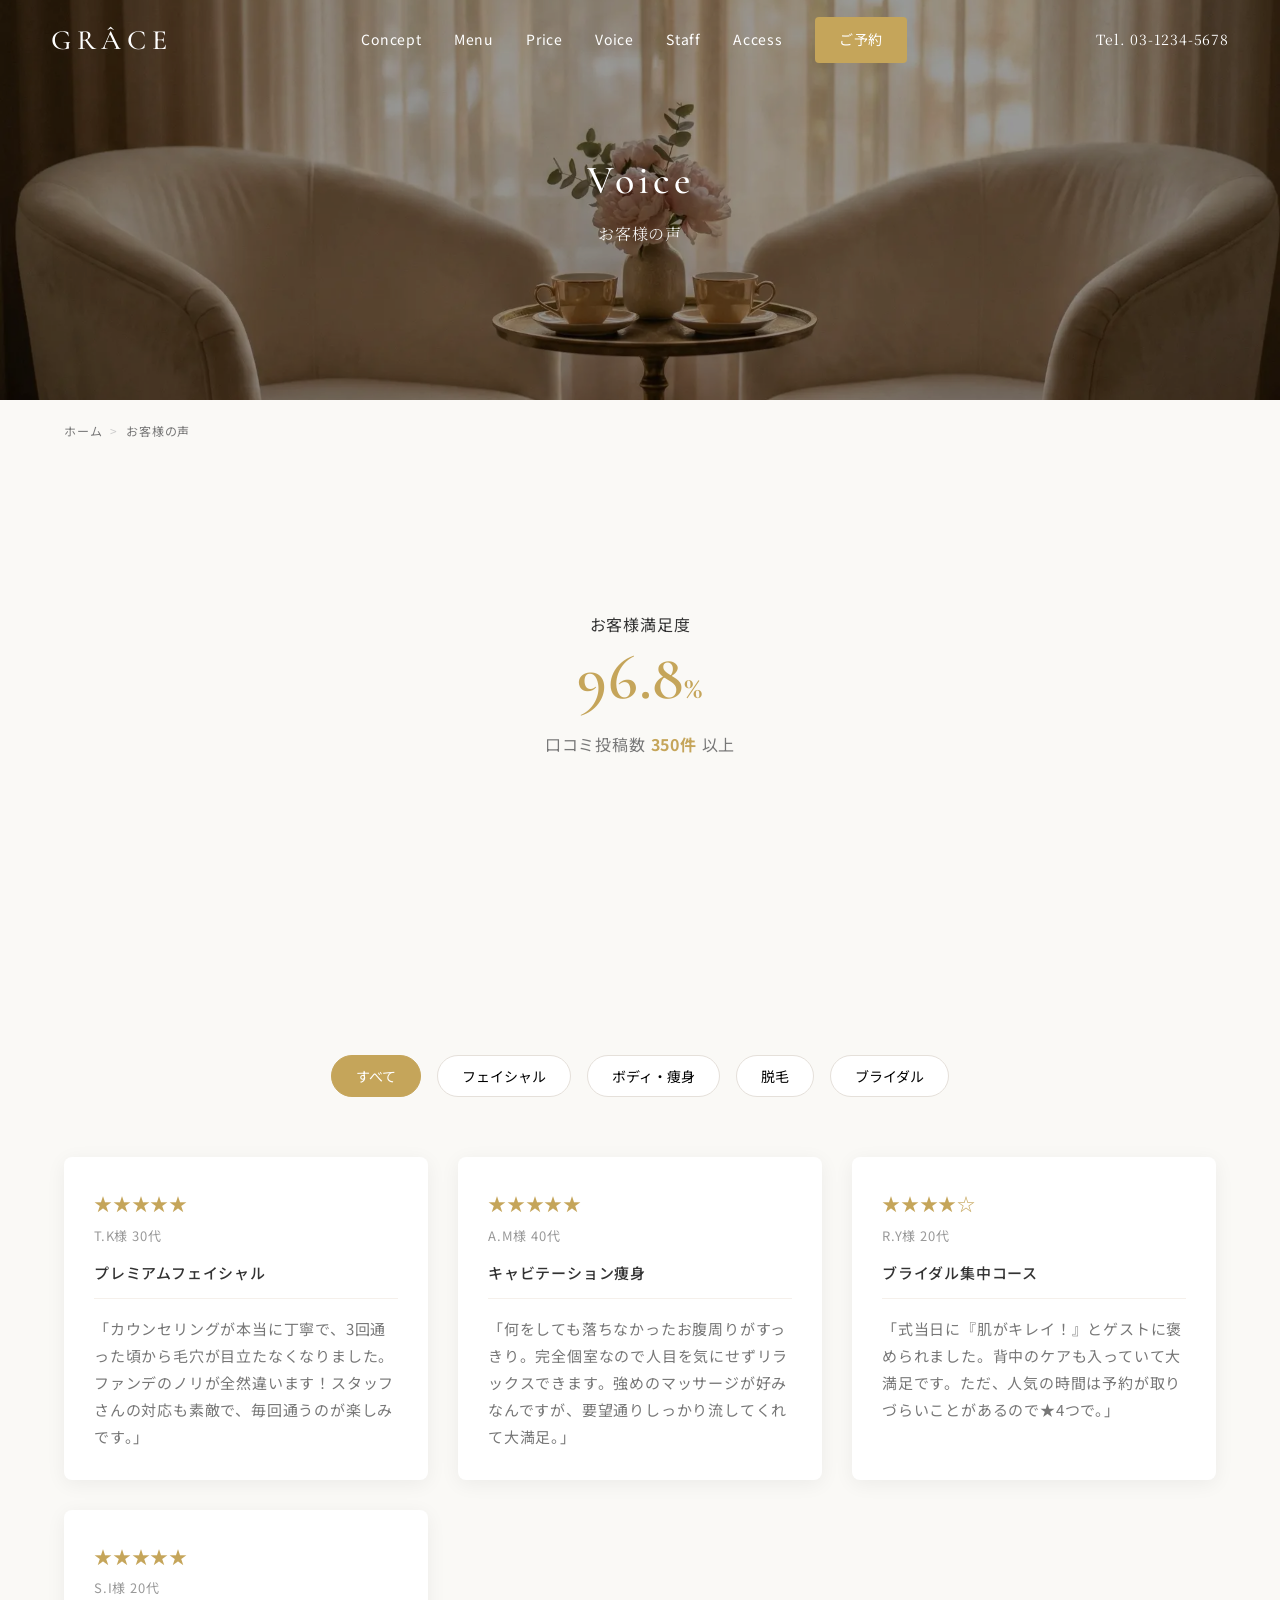
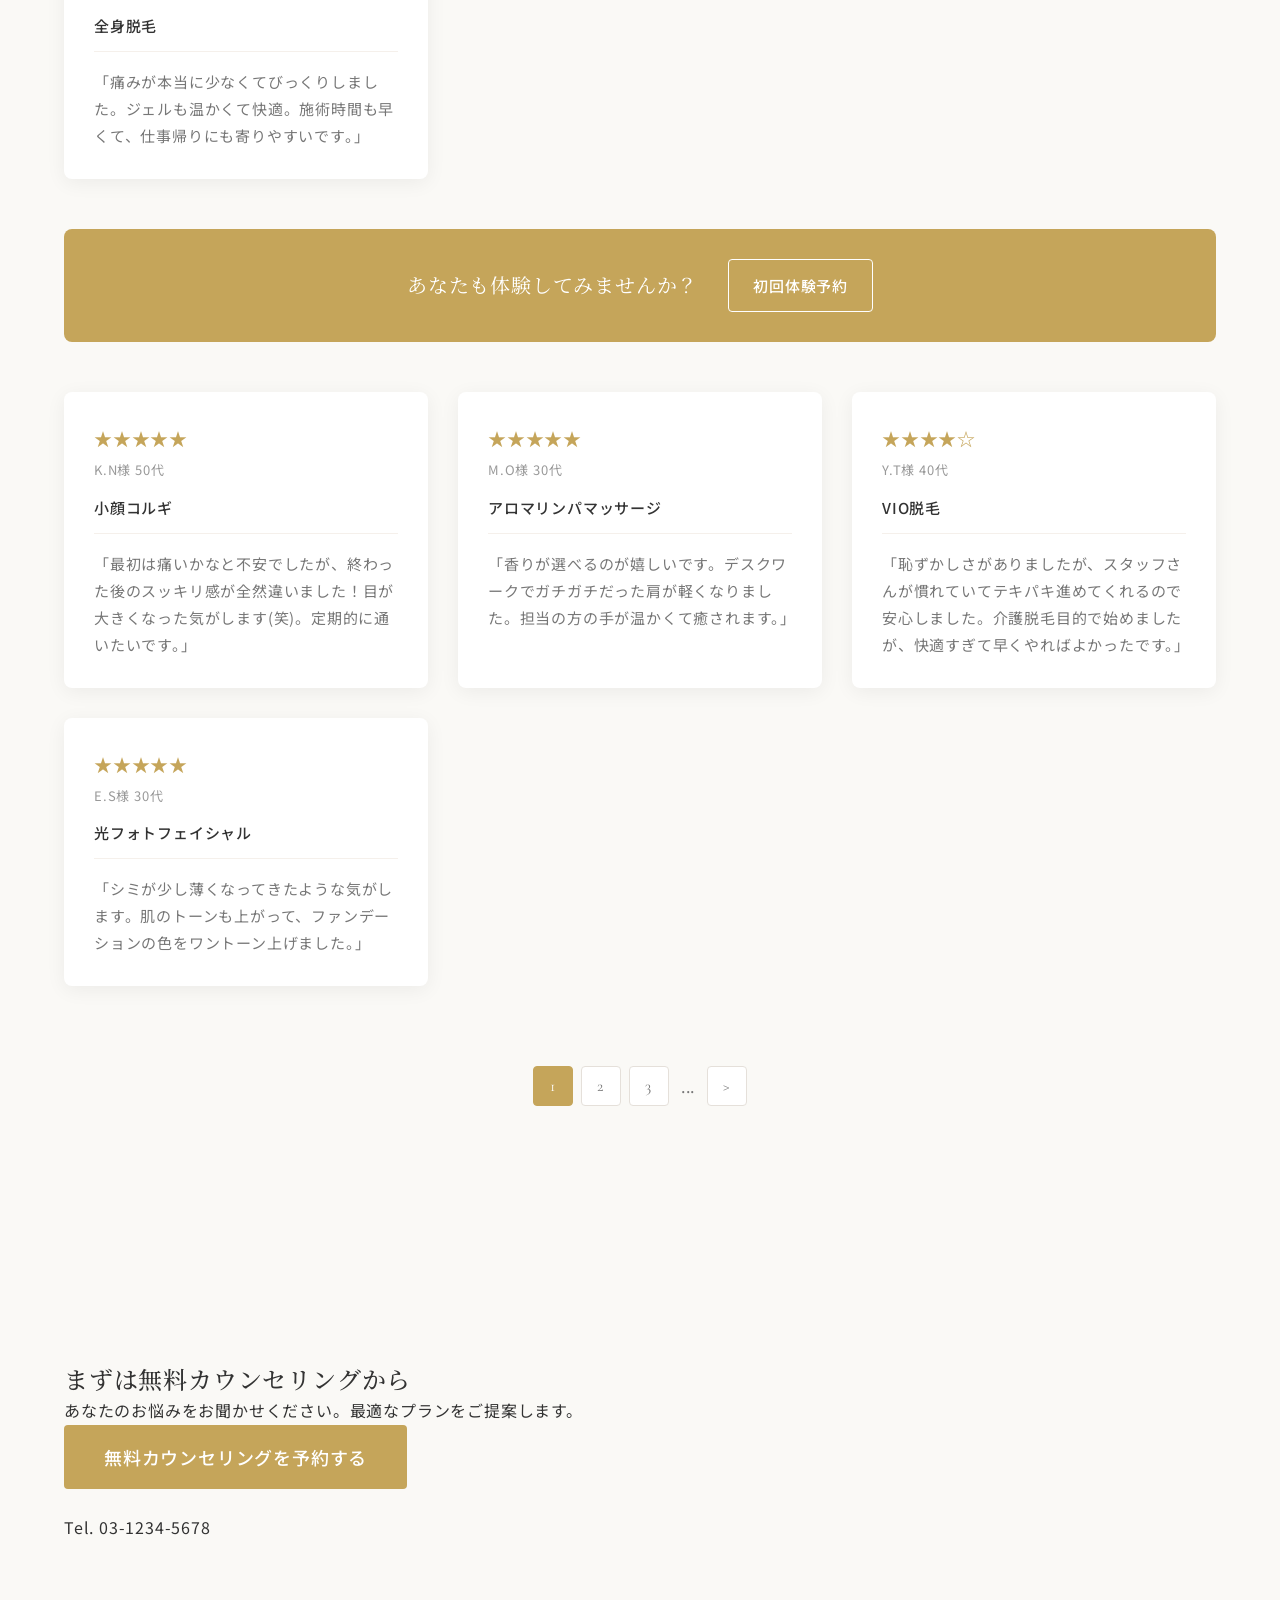
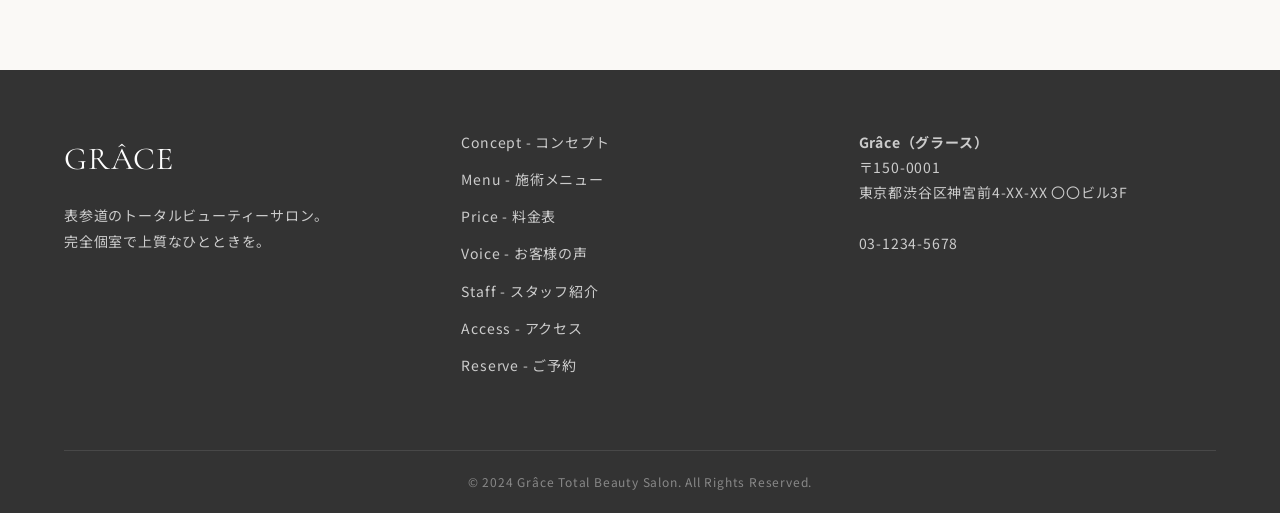
<file: voice.html>
<!DOCTYPE html>
<html lang="ja">

<head>
    <meta charset="UTF-8">
    <meta name="viewport" content="width=device-width, initial-scale=1.0">
    <title>お客様の声 | Grâce — 満足度96.8%の実績</title>
    <meta name="description" content="Grâce（グラース）に寄せられたお客様のリアルな声をご紹介。フェイシャル、痩身、脱毛など、施術の効果や感想を掲載しています。">

    <!-- Fonts -->
    <link rel="preconnect" href="https://fonts.googleapis.com">
    <link rel="preconnect" href="https://fonts.gstatic.com" crossorigin>
    <link
        href="https://fonts.googleapis.com/css2?family=Cormorant+Garamond:ital,wght@0,300;0,400;0,500;0,600;1,400&family=Noto+Sans+JP:wght@300;400;500;700&family=Noto+Serif+JP:wght@200;300;400;500&display=swap"
        rel="stylesheet">

    <!-- Styles -->
    <link rel="stylesheet" href="assets/css/style.css">
    <link rel="stylesheet" href="assets/css/components.css">
    <link rel="stylesheet" href="assets/css/pages/sub.css">
    <link rel="stylesheet" href="assets/css/pages/voice.css">
</head>

<body>

    <!-- Header -->
    <header class="header">
        <a href="index.html" class="header__logo">GRÂCE</a>
        <nav class="header__nav">
            <a href="concept.html">Concept</a>
            <a href="menu.html">Menu</a>
            <a href="price.html">Price</a>
            <a href="voice.html">Voice</a>
            <a href="staff.html">Staff</a>
            <a href="access.html">Access</a>
            <a href="reserve.html" class="header__cta">ご予約</a>
        </nav>
        <a href="tel:03-1234-5678" class="header__tel">Tel. 03-1234-5678</a>
        <button class="mobile-menu-btn">
            <span></span>
            <span></span>
            <span></span>
        </button>
    </header>

    <!-- Mobile Menu -->
    <div class="mobile-menu">
        <nav class="mobile-menu__nav">
            <a href="index.html" class="mobile-menu__link">Top</a>
            <a href="concept.html" class="mobile-menu__link">Concept</a>
            <a href="menu.html" class="mobile-menu__link">Menu</a>
            <a href="price.html" class="mobile-menu__link">Price</a>
            <a href="voice.html" class="mobile-menu__link">Voice</a>
            <a href="staff.html" class="mobile-menu__link">Staff</a>
            <a href="access.html" class="mobile-menu__link">Access</a>
        </nav>
        <a href="reserve.html" class="btn btn-primary" style="margin-bottom: 20px;">24時間WEB予約</a>
        <a href="tel:03-1234-5678" class="text-sub">Tel. 03-1234-5678</a>
    </div>

    <!-- Hero -->
    <section class="sub-hero">
        <img src="assets/images/hero_voice.webp" alt="Voice Hero" class="sub-hero__bg">
        <div class="sub-hero__overlay"></div>
        <div class="sub-hero__content fade-in-up">
            <h1 class="sub-hero__title">Voice</h1>
            <p class="sub-hero__sub">お客様の声</p>
        </div>
    </section>

    <!-- Breadcrumbs -->
    <div class="breadcrumbs">
        <div class="container">
            <ul>
                <li><a href="index.html">ホーム</a></li>
                <li>お客様の声</li>
            </ul>
        </div>
    </div>

    <!-- Stats -->
    <section class="section container">
        <div class="stats-wrapper fade-in-up">
            <div class="stats-main">
                <span class="stats-label">お客様満足度</span>
                <span class="stats-num">96.8<small>%</small></span>
            </div>
            <div class="stats-sub">
                <p>口コミ投稿数 <strong class="text-gold">350件</strong> 以上</p>
            </div>
        </div>
    </section>

    <!-- Filter & Grid -->
    <section class="section bg-sub">
        <div class="container">
            <!-- Filter Tabs -->
            <div class="filter-tabs fade-in-up">
                <button class="filter-btn is-active" data-filter="all">すべて</button>
                <button class="filter-btn" data-filter="facial">フェイシャル</button>
                <button class="filter-btn" data-filter="body">ボディ・痩身</button>
                <button class="filter-btn" data-filter="removal">脱毛</button>
                <button class="filter-btn" data-filter="bridal">ブライダル</button>
            </div>

            <!-- Reviews Grid -->
            <div class="voice-masonry" id="voice-grid">

                <!-- Review 1 (Facial) -->
                <div class="card voice-item fade-in-up" data-category="facial">
                    <div class="voice-header">
                        <div class="voice-star">★★★★★</div>
                        <div class="voice-meta">T.K様 30代</div>
                    </div>
                    <div class="voice-menu">プレミアムフェイシャル</div>
                    <p class="voice-comment">
                        「カウンセリングが本当に丁寧で、3回通った頃から毛穴が目立たなくなりました。ファンデのノリが全然違います！スタッフさんの対応も素敵で、毎回通うのが楽しみです。」</p>
                </div>

                <!-- Review 2 (Body) -->
                <div class="card voice-item fade-in-up" data-category="body">
                    <div class="voice-header">
                        <div class="voice-star">★★★★★</div>
                        <div class="voice-meta">A.M様 40代</div>
                    </div>
                    <div class="voice-menu">キャビテーション痩身</div>
                    <p class="voice-comment">
                        「何をしても落ちなかったお腹周りがすっきり。完全個室なので人目を気にせずリラックスできます。強めのマッサージが好みなんですが、要望通りしっかり流してくれて大満足。」</p>
                </div>

                <!-- Review 3 (Bridal) -->
                <div class="card voice-item fade-in-up" data-category="bridal">
                    <div class="voice-header">
                        <div class="voice-star">★★★★☆</div>
                        <div class="voice-meta">R.Y様 20代</div>
                    </div>
                    <div class="voice-menu">ブライダル集中コース</div>
                    <p class="voice-comment">「式当日に『肌がキレイ！』とゲストに褒められました。背中のケアも入っていて大満足です。ただ、人気の時間は予約が取りづらいことがあるので★4つで。」
                    </p>
                </div>

                <!-- Review 4 (Removal) -->
                <div class="card voice-item fade-in-up" data-category="removal">
                    <div class="voice-header">
                        <div class="voice-star">★★★★★</div>
                        <div class="voice-meta">S.I様 20代</div>
                    </div>
                    <div class="voice-menu">全身脱毛</div>
                    <p class="voice-comment">「痛みが本当に少なくてびっくりしました。ジェルも温かくて快適。施術時間も早くて、仕事帰りにも寄りやすいです。」</p>
                </div>

                <!-- CTA Banner (Insert) -->
                <div class="voice-cta-banner fade-in-up">
                    <p>あなたも体験してみませんか？</p>
                    <a href="reserve.html" class="btn btn-outline">初回体験予約</a>
                </div>

                <!-- Review 5 (Facial) -->
                <div class="card voice-item fade-in-up" data-category="facial">
                    <div class="voice-header">
                        <div class="voice-star">★★★★★</div>
                        <div class="voice-meta">K.N様 50代</div>
                    </div>
                    <div class="voice-menu">小顔コルギ</div>
                    <p class="voice-comment">「最初は痛いかなと不安でしたが、終わった後のスッキリ感が全然違いました！目が大きくなった気がします(笑)。定期的に通いたいです。」</p>
                </div>

                <!-- Review 6 (Body) -->
                <div class="card voice-item fade-in-up" data-category="body">
                    <div class="voice-header">
                        <div class="voice-star">★★★★★</div>
                        <div class="voice-meta">M.O様 30代</div>
                    </div>
                    <div class="voice-menu">アロマリンパマッサージ</div>
                    <p class="voice-comment">「香りが選べるのが嬉しいです。デスクワークでガチガチだった肩が軽くなりました。担当の方の手が温かくて癒されます。」</p>
                </div>

                <!-- Review 7 (Removal) -->
                <div class="card voice-item fade-in-up" data-category="removal">
                    <div class="voice-header">
                        <div class="voice-star">★★★★☆</div>
                        <div class="voice-meta">Y.T様 40代</div>
                    </div>
                    <div class="voice-menu">VIO脱毛</div>
                    <p class="voice-comment">
                        「恥ずかしさがありましたが、スタッフさんが慣れていてテキパキ進めてくれるので安心しました。介護脱毛目的で始めましたが、快適すぎて早くやればよかったです。」</p>
                </div>

                <!-- Review 8 (Facial) -->
                <div class="card voice-item fade-in-up" data-category="facial">
                    <div class="voice-header">
                        <div class="voice-star">★★★★★</div>
                        <div class="voice-meta">E.S様 30代</div>
                    </div>
                    <div class="voice-menu">光フォトフェイシャル</div>
                    <p class="voice-comment">「シミが少し薄くなってきたような気がします。肌のトーンも上がって、ファンデーションの色をワントーン上げました。」</p>
                </div>

            </div>

            <!-- Pagination -->
            <div class="pagination fade-in-up">
                <span class="page-link is-current">1</span>
                <a href="#" class="page-link">2</a>
                <a href="#" class="page-link">3</a>
                <span class="page-dots">...</span>
                <a href="#" class="page-link">&gt;</a>
            </div>

        </div>
    </section>

    <!-- CTA Common -->
    <section class="section cta-section">
        <div class="container fade-in-up">
            <h2 class="cta-title">まずは無料カウンセリングから</h2>
            <p class="cta-sub">あなたのお悩みをお聞かせください。最適なプランをご提案します。</p>
            <a href="reserve.html" class="btn btn-primary btn-large btn-pulse"
                style="margin-bottom: 24px;">無料カウンセリングを予約する</a>
            <div class="cta-tel">
                <a href="tel:03-1234-5678">Tel. 03-1234-5678</a>
            </div>
        </div>
    </section>

    <!-- Footer -->
    <footer class="footer">
        <div class="container">
            <div class="footer__content">
                <div class="footer__col">
                    <a href="index.html" class="footer__logo">GRÂCE</a>
                    <p style="margin-bottom: 16px;">表参道のトータルビューティーサロン。<br>完全個室で上質なひとときを。</p>
                </div>
                <div class="footer__col">
                    <ul class="footer__links">
                        <li><a href="concept.html">Concept - コンセプト</a></li>
                        <li><a href="menu.html">Menu - 施術メニュー</a></li>
                        <li><a href="price.html">Price - 料金表</a></li>
                        <li><a href="voice.html">Voice - お客様の声</a></li>
                        <li><a href="staff.html">Staff - スタッフ紹介</a></li>
                        <li><a href="access.html">Access - アクセス</a></li>
                        <li><a href="reserve.html">Reserve - ご予約</a></li>
                    </ul>
                </div>
                <div class="footer__col">
                    <p><strong>Grâce（グラース）</strong></p>
                    <p>〒150-0001<br>東京都渋谷区神宮前4-XX-XX 〇〇ビル3F</p>
                    <br>
                    <p><a href="tel:03-1234-5678">03-1234-5678</a></p>
                </div>
            </div>
            <div class="footer__bottom">
                <p>&copy; 2024 Grâce Total Beauty Salon. All Rights Reserved.</p>
            </div>
        </div>
    </footer>

    <!-- Scripts -->
    <script src="assets/js/main.js"></script>
    <script src="assets/js/voice.js"></script>
</body>

</html>
</file>
<file: assets/css/style.css>
/* =========================================================================
   Grâce - Main Stylesheet
   ========================================================================= */

:root {
  /* === Colors === */
  --bg-main: #FAF9F6;
  --bg-sub: #F5F0EB;
  --gold: #C5A55A;
  --gold-hover: #B08F3E;
  --gold-light: rgba(197, 165, 90, 0.1);
  --pink: #D7727C;
  --green: #8BAA7E;
  --blue: #7BA7C9;
  --text-main: #333333;
  --text-sub: #777777;
  --white: #FFFFFF;
  --border: #E5E0DA;
  --line-green: #06C755;

  /* === Fonts === */
  --font-logo: 'Cormorant Garamond', serif;
  --font-heading-jp: 'Noto Serif JP', serif;
  --font-body: 'Noto Sans JP', sans-serif;

  /* === Sizes === */
  --section-padding: clamp(80px, 10vw, 160px);
  --container-width: min(1200px, 90vw);
  --header-height: 80px;
  --header-height-mobile: 64px;

  /* === Shadows === */
  --shadow-card: 0 4px 20px rgba(0,0,0,0.06);
  --shadow-hover: 0 8px 30px rgba(0,0,0,0.10);

  /* === Radius === */
  --radius-card: 8px;
  --radius-btn: 4px;

  /* === Transitions === */
  --transition-base: 0.3s ease;
  --transition-slow: 0.6s ease;
}

/* =========================================================================
   Reset & Base
   ========================================================================= */
*, *::before, *::after {
  box-sizing: border-box;
  margin: 0;
  padding: 0;
}

html {
  scroll-behavior: smooth;
  scroll-padding-top: var(--header-height);
}

body {
  font-family: var(--font-body);
  background-color: var(--bg-main);
  color: var(--text-main);
  line-height: 1.8;
  letter-spacing: 0.05em;
  -webkit-font-smoothing: antialiased;
}

a {
  text-decoration: none;
  color: inherit;
  transition: var(--transition-base);
}

img {
  max-width: 100%;
  height: auto;
  display: block;
}

ul {
  list-style: none;
}

button {
  cursor: pointer;
  border: none;
  background: none;
  font-family: inherit;
}

/* =========================================================================
   Typography
   ========================================================================= */
h1, h2, h3, h4, h5, h6 {
  font-family: var(--font-heading-jp);
  font-weight: 500;
  line-height: 1.4;
}

.text-gold { color: var(--gold); }
.text-sub { color: var(--text-sub); }
.text-center { text-align: center; }

/* =========================================================================
   Utilities
   ========================================================================= */
.container {
  width: var(--container-width);
  margin-inline: auto;
}

.section {
  padding-block: var(--section-padding);
}

.section-header {
  text-align: center;
  margin-bottom: 60px;
}

.section-header__en {
  display: block;
  font-family: var(--font-logo);
  color: var(--gold);
  font-size: 14px;
  letter-spacing: 0.2em;
  text-transform: uppercase;
  margin-bottom: 8px;
}

.section-header__ja {
  font-size: clamp(24px, 4vw, 32px);
  margin-bottom: 24px;
}

.section-header__line {
  width: 40px;
  height: 1px;
  background-color: var(--gold);
  margin-inline: auto;
}

/* Scroll Animation */
.fade-in-up {
  opacity: 0;
  transform: translateY(30px);
  transition: opacity 0.8s ease, transform 0.8s ease;
}

.fade-in-up.is-visible {
  opacity: 1;
  transform: translateY(0);
}

/* Stagger delays */
.fade-in-up:nth-child(1) { transition-delay: 0.1s; }
.fade-in-up:nth-child(2) { transition-delay: 0.2s; }
.fade-in-up:nth-child(3) { transition-delay: 0.3s; }
.fade-in-up:nth-child(4) { transition-delay: 0.4s; }

/* Placeholder Image Base */
.placeholder-img {
  background: linear-gradient(135deg, var(--bg-sub) 0%, #e8ddd0 100%);
  display: flex;
  align-items: center;
  justify-content: center;
  color: var(--text-sub);
  font-family: var(--font-body);
  font-size: 14px;
  border-radius: var(--radius-card);
  position: relative;
  overflow: hidden;
}

.placeholder-img::after {
  content: attr(data-label);
  position: absolute;
  padding: 4px 12px;
  background: rgba(255,255,255,0.7);
  border-radius: 4px;
  font-size: 12px;
  pointer-events: none;
}
</file>
<file: assets/css/components.css>
/* =========================================================================
   Grâce - Components
   ========================================================================= */

/* === Buttons === */
.btn {
    display: inline-flex;
    align-items: center;
    justify-content: center;
    text-decoration: none;
    font-weight: 500;
    transition: var(--transition-base);
    border-radius: var(--radius-btn);
    padding: 12px 24px;
    font-size: 15px;
}

.btn-primary {
    background-color: var(--gold);
    color: var(--white);
}

.btn-primary:hover {
    background-color: var(--gold-hover);
    transform: translateY(-2px);
    box-shadow: 0 4px 12px rgba(197, 165, 90, 0.3);
}

.btn-outline {
    border: 1px solid var(--white);
    color: var(--white);
    background: transparent;
}

.btn-outline:hover {
    background: rgba(255, 255, 255, 0.1);
}

.btn-outline-gold {
    border: 1px solid var(--gold);
    color: var(--gold);
    background: transparent;
}

.btn-outline-gold:hover {
    background: var(--gold);
    color: var(--white);
}

.btn-large {
    padding: 16px 40px;
    font-size: 18px;
}

.btn-pulse {
    animation: pulse-gold 2s infinite;
}

@keyframes pulse-gold {
    0% {
        box-shadow: 0 0 0 0 rgba(197, 165, 90, 0.4);
    }

    70% {
        box-shadow: 0 0 0 15px rgba(197, 165, 90, 0);
    }

    100% {
        box-shadow: 0 0 0 0 rgba(197, 165, 90, 0);
    }
}

/* === Header === */
.header {
    position: fixed;
    top: 0;
    left: 0;
    width: 100%;
    height: var(--header-height);
    z-index: 1000;
    transition: var(--transition-base);
    display: flex;
    align-items: center;
    justify-content: space-between;
    padding-inline: 4%;
}

.header.is-scrolled {
    background-color: rgba(255, 255, 255, 0.95);
    box-shadow: 0 2px 20px rgba(0, 0, 0, 0.05);
    backdrop-filter: blur(10px);
}

.header__logo {
    font-family: var(--font-logo);
    font-size: 28px;
    font-weight: 500;
    letter-spacing: 0.2em;
    color: var(--white);
    /* Default for transparent header */
    text-transform: uppercase;
}

.header.is-scrolled .header__logo {
    color: var(--text-main);
}

.header__nav {
    display: flex;
    align-items: center;
    gap: 32px;
}

.header__nav a {
    font-size: 14px;
    color: var(--white);
    font-weight: 400;
}

.header.is-scrolled .header__nav a {
    color: var(--text-main);
}

.header__nav a:hover {
    color: var(--gold);
}

.header__cta {
    background-color: var(--gold);
    color: var(--white);
    padding: 10px 24px;
    border-radius: var(--radius-btn);
    font-size: 14px;
}

.header__cta:hover {
    background-color: var(--gold-hover);
    color: var(--white) !important;
}

.header__tel {
    display: none;
    /* Hide on mobile/tablet default */
    font-family: var(--font-heading-jp);
    font-size: 14px;
    color: var(--white);
}

.header.is-scrolled .header__tel {
    color: var(--text-main);
}


@media (min-width: 1024px) {
    .header__tel {
        display: block;
    }
}

@media (max-width: 1023px) {
    .header {
        justify-content: center;
    }

    .header__nav,
    .header__tel {
        display: none;
    }
}

/* === Mobile Menu Button === */
.mobile-menu-btn {
    display: none;
    flex-direction: column;
    justify-content: space-between;
    width: 30px;
    height: 20px;
    z-index: 1002;
}

@media (max-width: 1023px) {
    .mobile-menu-btn {
        display: flex;
        position: absolute;
        left: 4%;
    }
}

.mobile-menu-btn span {
    display: block;
    width: 100%;
    height: 2px;
    background-color: var(--white);
    transition: var(--transition-base);
}

.header.is-scrolled .mobile-menu-btn span {
    background-color: var(--text-main);
}

/* Active State for Mobile Menu Button */
.mobile-menu-btn.is-active span:nth-child(1) {
    transform: translateY(9px) rotate(45deg);
    background-color: var(--text-main);
}

.mobile-menu-btn.is-active span:nth-child(2) {
    opacity: 0;
}

.mobile-menu-btn.is-active span:nth-child(3) {
    transform: translateY(-9px) rotate(-45deg);
    background-color: var(--text-main);
}

/* === Mobile Menu Overlay === */
.mobile-menu {
    position: fixed;
    top: 0;
    left: 0;
    width: 100%;
    height: 100vh;
    background-color: rgba(250, 249, 246, 0.98);
    z-index: 1001;
    display: flex;
    flex-direction: column;
    align-items: center;
    justify-content: center;
    opacity: 0;
    pointer-events: none;
    transition: opacity 0.4s ease;
}

.mobile-menu.is-active {
    opacity: 1;
    pointer-events: auto;
}

.mobile-menu__nav {
    display: flex;
    flex-direction: column;
    align-items: center;
    gap: 24px;
    margin-bottom: 40px;
}

.mobile-menu__link {
    font-family: var(--font-heading-jp);
    font-size: 18px;
    color: var(--text-main);
}

/* === Footer === */
.footer {
    background-color: #333;
    color: #ccc;
    padding-top: 60px;
    padding-bottom: 20px;
    font-size: 14px;
}

.footer__cta {
    background: linear-gradient(135deg, rgba(215, 114, 124, 0.2), rgba(197, 165, 90, 0.2));
    padding: 40px 20px;
    text-align: center;
    margin-bottom: 60px;
}

.footer__content {
    display: grid;
    grid-template-columns: repeat(auto-fit, minmax(250px, 1fr));
    gap: 40px;
    margin-bottom: 60px;
}

.footer__logo {
    font-family: var(--font-logo);
    color: var(--white);
    font-size: 32px;
    margin-bottom: 16px;
    display: block;
}

.footer__links li {
    margin-bottom: 12px;
}

.footer__links a:hover {
    color: var(--gold);
}

.footer__bottom {
    border-top: 1px solid rgba(255, 255, 255, 0.1);
    padding-top: 20px;
    text-align: center;
    font-size: 12px;
    color: #888;
}


/* === Cards === */
.card {
    background: var(--white);
    border-radius: var(--radius-card);
    padding: 24px;
    box-shadow: var(--shadow-card);
    transition: var(--transition-base);
}

.card:hover {
    transform: translateY(-5px);
    box-shadow: var(--shadow-hover);
}
</file>
<file: assets/css/pages/top.css>
/* =========================================================================
   Top Page Styles
   ========================================================================= */

/* === Hero === */
.hero {
    position: relative;
    height: 100vh;
    width: 100%;
    overflow: hidden;
    display: flex;
    align-items: center;
    justify-content: center;
    text-align: center;
}

.hero-video-wrapper {
    position: absolute;
    top: 0;
    left: 0;
    width: 100%;
    height: 100%;
    z-index: 1;
}

.hero-video {
    width: 100%;
    height: 100%;
    object-fit: cover;
    object-position: center;
    display: none;
    /* Hide both initially */
}

/* Default to PC video */
.hero-video--pc {
    display: block;
}

/* Switch to SP video on smaller screens */
@media (max-width: 768px) {
    .hero-video--pc {
        display: none;
    }

    .hero-video--sp {
        display: block;
    }
}


.hero__overlay {
    position: absolute;
    top: 0;
    left: 0;
    width: 100%;
    height: 100%;
    background: rgba(0, 0, 0, 0.3);
    z-index: 2;
}

.hero__content {
    position: relative;
    z-index: 3;
    color: var(--white);
    padding: 20px;
    max-width: 800px;
}

.hero__logo {
    font-family: var(--font-logo);
    font-size: clamp(40px, 8vw, 80px);
    letter-spacing: 0.2em;
    margin-bottom: 20px;
    font-weight: 300;
}

.hero__catch {
    font-family: var(--font-heading-jp);
    font-size: clamp(16px, 4.2vw, 32px);
    font-weight: 200;
    margin-bottom: 16px;
    white-space: nowrap;
}

.hero__sub {
    font-size: clamp(10px, 2.6vw, 16px);
    opacity: 0.9;
    margin-bottom: 40px;
    white-space: nowrap;
}

.hero__actions {
    display: flex;
    gap: 16px;
    justify-content: center;
    flex-wrap: wrap;
}

@media (max-width: 480px) {
    .hero__actions {
        flex-direction: column;
        align-items: stretch;
    }
}

.floating-line-cta {
    position: fixed;
    right: 16px;
    bottom: 16px;
    width: 76px;
    height: 76px;
    background-color: #06C755;
    border-radius: 50%;
    display: flex;
    flex-direction: column;
    align-items: center;
    justify-content: center;
    text-decoration: none;
    box-shadow: 0 4px 16px rgba(0, 0, 0, 0.15);
    z-index: 9999;
    opacity: 0;
    visibility: hidden;
    pointer-events: none;
    transition: transform 0.3s ease, box-shadow 0.3s ease, opacity 0.5s ease, visibility 0.5s ease;
}

@media (max-width: 768px) {
    .floating-line-cta {
        width: 70px;
        height: 70px;
    }
}

.floating-line-cta.is-visible {
    opacity: 1;
    visibility: visible;
    pointer-events: auto;
}

.floating-line-cta:hover {
    transform: scale(1.08);
    box-shadow: 0 4px 16px rgba(6, 199, 85, 0.4);
}

.floating-line-cta::before {
    content: '';
    position: absolute;
    top: 50%;
    left: 50%;
    width: 100%;
    height: 100%;
    background-color: #06C755;
    border-radius: 50%;
    z-index: -1;
    transform: translate(-50%, -50%);
    animation: line-pulse 2s infinite;
}

@keyframes line-pulse {
    0% {
        transform: translate(-50%, -50%) scale(1);
        opacity: 0.6;
    }

    100% {
        transform: translate(-50%, -50%) scale(1.5);
        opacity: 0;
    }
}

.floating-line-cta svg {
    margin-bottom: 2px;
}

.floating-line-cta .line-cta-text-1 {
    color: #fff;
    font-size: 8px;
    font-weight: 700;
    line-height: 1.2;
}

.floating-line-cta .line-cta-text-2 {
    color: #fff;
    font-size: 9px;
    font-weight: 600;
    line-height: 1.2;
}

.hero__line {
    width: 40px;
    height: 1px;
    background-color: var(--gold);
    margin: 0 auto 32px auto;
}

.hero__intro {
    font-family: var(--font-body);
    font-weight: 400;
    font-size: 15px;
    line-height: 2.2;
    color: var(--text-main);
    text-align: center;
    max-width: 560px;
    margin: 0 auto 40px;
}

.hero__intro-line1 {
    display: inline-block;
    white-space: nowrap;
    font-size: clamp(10px, 4vw, 15px);
}

.hero__intro-empathy {
    font-size: 14px;
    color: var(--text-sub);
    margin-bottom: 24px;
}

.hero__badge-inline {
    display: inline-block;
    background-color: var(--pink);
    color: var(--white);
    font-size: 13px;
    font-weight: 500;
    padding: 6px 20px;
    border-radius: 50px;
    margin-bottom: 24px;
}

.hero__intro-actions {
    display: flex;
    gap: 16px;
    justify-content: center;
    margin-bottom: 20px;
}

.hero__intro-btn {
    padding: 16px 48px;
    border-radius: var(--radius-btn);
    font-size: 15px;
    font-weight: 500;
    letter-spacing: 0.08em;
}

.hero__intro-btn-outline {
    background: transparent;
    border: 1px solid var(--border);
    color: var(--text-main);
    transition: var(--transition-base);
}

.hero__intro-btn-outline:hover {
    border-color: var(--gold);
    color: var(--gold);
}

.hero__micro-copy {
    font-size: 13px;
    color: var(--text-sub);
    display: flex;
    gap: 16px;
    justify-content: center;
}

.check-icon {
    color: var(--gold);
}

@media (max-width: 480px) {
    .hero__intro-actions {
        flex-direction: column;
        align-items: center;
    }

    .hero__intro-btn {
        width: 100%;
        max-width: 320px;
    }

    .hero__micro-copy {
        flex-direction: column;
        gap: 8px;
    }
}

.scroll-down {
    position: absolute;
    bottom: 30px;
    left: 50%;
    transform: translateX(-50%);
    z-index: 3;
    color: var(--white);
    font-size: 12px;
    letter-spacing: 0.2em;
    animation: bounce 2s infinite;
}

.scroll-down::after {
    content: '';
    display: block;
    width: 1px;
    height: 40px;
    background: var(--white);
    margin: 8px auto 0;
}

@keyframes bounce {

    0%,
    20%,
    50%,
    80%,
    100% {
        transform: translateY(0) translateX(-50%);
    }

    40% {
        transform: translateY(-10px) translateX(-50%);
    }

    60% {
        transform: translateY(-5px) translateX(-50%);
    }
}

/* === USP Section === */
.usp-grid {
    display: grid;
    grid-template-columns: repeat(auto-fit, minmax(300px, 1fr));
    gap: 40px;
}

.usp-card {
    text-align: center;
    padding: 20px;
}

.usp-icon {
    font-size: 48px;
    margin-bottom: 20px;
    color: var(--gold);
}

.usp-title {
    font-size: 20px;
    margin-bottom: 16px;
    color: var(--text-main);
    position: relative;
    display: inline-block;
}

.usp-title::after {
    content: '';
    display: block;
    width: 40px;
    height: 1px;
    background: var(--gold);
    margin: 8px auto 0;
}

.usp-desc {
    font-size: 15px;
    color: var(--text-sub);
    line-height: 2;
}


/* === Background Sub Color === */
.bg-sub {
    background-color: var(--bg-sub);
}

/* === Menu Grid === */
.menu-grid {
    display: grid;
    grid-template-columns: repeat(auto-fit, minmax(300px, 1fr));
    gap: 30px;
}

.menu-card {
    height: 100%;
    display: flex;
    flex-direction: column;
}

.menu-card__img {
    position: relative;
    border-top-left-radius: var(--radius-card);
    border-top-right-radius: var(--radius-card);
    margin: -24px -24px 20px -24px;
}

.menu-card__badge {
    position: absolute;
    top: 10px;
    left: 0;
    background: var(--gold);
    color: var(--white);
    padding: 4px 12px;
    font-size: 12px;
    font-weight: 500;
    border-radius: 0 4px 4px 0;
    box-shadow: 0 2px 10px rgba(0, 0, 0, 0.1);
}

.menu-card__body {
    flex-grow: 1;
    display: flex;
    flex-direction: column;
}

.menu-card__title {
    font-family: var(--font-heading-jp);
    font-size: 20px;
    margin-bottom: 8px;
}

.menu-card__time {
    font-size: 14px;
    color: var(--text-sub);
    margin-bottom: 12px;
}

.menu-card__price {
    margin-bottom: auto;
    display: flex;
    gap: 12px;
    align-items: baseline;
}

.price-normal {
    text-decoration: line-through;
    color: #999;
    font-size: 14px;
}

.price-first {
    font-size: 18px;
    font-weight: 700;
}

/* === Stats Grid === */
.stats-grid {
    display: flex;
    justify-content: center;
    gap: 40px;
    flex-wrap: wrap;
    margin-bottom: 60px;
}

.stat-item {
    text-align: center;
}

.stat-num {
    display: block;
    font-family: var(--font-logo);
    font-size: 48px;
    color: var(--gold);
    line-height: 1;
    margin-bottom: 8px;
    font-weight: 600;
}

.stat-num small {
    font-size: 24px;
}

.stat-label {
    font-size: 14px;
    color: var(--text-main);
}


/* === Result Slider === */
.result-slider {
    padding-bottom: 40px;
}

.result-slide {
    height: auto;
}

.result-img-box {
    display: flex;
    align-items: center;
    gap: 16px;
    margin-bottom: 24px;
}

.result-img {
    flex: 1;
    aspect-ratio: 4/3;
    border-radius: var(--radius-card);
}

.result-arrow {
    color: var(--gold);
    font-size: 20px;
}

.result-info {
    text-align: center;
}

.result-title {
    font-size: 18px;
    margin-bottom: 8px;
}

.result-desc {
    font-size: 14px;
    color: var(--text-sub);
    margin-bottom: 8px;
}

.result-note {
    font-size: 12px;
    color: #999;
}

.swiper-pagination-bullet-active {
    background: var(--gold) !important;
}


/* === Voice Section === */
.voice-grid {
    display: grid;
    grid-template-columns: repeat(auto-fit, minmax(300px, 1fr));
    gap: 30px;
}

.voice-card {
    text-align: left;
}

.voice-star {
    color: var(--gold);
    font-size: 18px;
    margin-bottom: 12px;
}

.voice-meta {
    font-weight: 500;
    margin-bottom: 16px;
    font-size: 14px;
}

.voice-text {
    font-size: 15px;
    color: var(--text-sub);
    line-height: 1.8;
}

.text-link-gold {
    display: inline-block;
    color: var(--gold);
    border-bottom: 1px solid var(--gold);
    padding-bottom: 2px;
    transition: var(--transition-base);
}

.text-link-gold:hover {
    color: var(--gold-hover);
    border-color: var(--gold-hover);
}


/* === Concept Section === */
.concept-box {
    display: flex;
    align-items: center;
    gap: 60px;
}

.concept-content {
    flex: 5;
}

.concept-img {
    flex: 7;
    aspect-ratio: 4/3;
    border-radius: var(--radius-card);
    object-fit: cover;
}

.concept-text {
    margin-bottom: 30px;
    color: var(--text-sub);
}

@media (max-width: 768px) {
    .concept-box {
        flex-direction: column-reverse;
        gap: 30px;
    }

    .concept-img {
        width: 100%;
        aspect-ratio: 16/9;
    }
}

/* === Staff Section === */
.staff-scroll-container {
    overflow-x: auto;
    padding-bottom: 20px;
    -webkit-overflow-scrolling: touch;
    scroll-snap-type: x mandatory;
}

.staff-scroll-wrapper {
    display: flex;
    gap: 20px;
    width: max-content;
    padding-inline: 4%;
}

.staff-card {
    width: 280px;
    scroll-snap-align: center;
    text-align: center;
}

.staff-img {
    width: 120px;
    height: 120px;
    border-radius: 50%;
    margin: 0 auto 16px;
    object-fit: cover;
}

.staff-name {
    font-size: 18px;
    margin-bottom: 4px;
}

.staff-role {
    font-size: 13px;
    color: var(--gold);
    margin-bottom: 8px;
    font-weight: 500;
}

.staff-cert {
    font-size: 12px;
    color: var(--text-sub);
    margin-bottom: 4px;
}

.staff-spec {
    font-size: 13px;
    font-weight: 500;
}


/* === Gallery Section === */
.gallery-grid {
    display: grid;
    grid-template-columns: repeat(auto-fill, minmax(300px, 1fr));
    grid-auto-rows: 200px;
    gap: 16px;
}

.gallery-item {
    overflow: hidden;
    border-radius: var(--radius-card);
    transition: var(--transition-base);
}

.gallery-item:hover {
    transform: scale(1.02);
}

.gallery-img {
    width: 100%;
    height: 100%;
    object-fit: cover;
}


/* === Access Section === */
.access-box {
    display: flex;
    gap: 40px;
    background: var(--white);
    padding: 40px;
    border-radius: var(--radius-card);
    box-shadow: var(--shadow-card);
}

.access-info {
    flex: 1;
}

.access-map {
    flex: 1;
    min-height: 300px;
    border-radius: var(--radius-card);
    overflow: hidden;
}

.access-name {
    font-size: 24px;
    margin-bottom: 24px;
    border-left: 4px solid var(--gold);
    padding-left: 16px;
}

.access-dl {
    display: grid;
    grid-template-columns: auto 1fr;
    gap: 16px 24px;
    margin-bottom: 24px;
}

.access-dl dt {
    font-weight: 500;
    color: var(--gold);
}

.access-dl dd {
    font-size: 15px;
}

.access-badge {
    display: inline-block;
    background: var(--text-main);
    color: var(--white);
    font-size: 12px;
    padding: 4px 12px;
    border-radius: 100px;
}

@media (max-width: 768px) {
    .access-box {
        flex-direction: column;
        padding: 24px;
    }

    .access-dl {
        grid-template-columns: 1fr;
        gap: 8px;
    }

    .access-dl dt {
        margin-top: 8px;
    }
}


/* === CTA Section === */
.cta-section {
    background: linear-gradient(135deg, rgba(215, 114, 124, 0.12) 0%, rgba(197, 165, 90, 0.12) 100%);
    text-align: center;
    padding-block: 100px;
}

.cta-title {
    font-family: var(--font-heading-jp);
    font-size: clamp(24px, 4vw, 36px);
    margin-bottom: 16px;
}

.cta-sub {
    margin-bottom: 40px;
}

.cta-tel {
    font-size: 24px;
    font-family: var(--font-logo);
    margin-bottom: 8px;
}

.cta-micro {
    font-size: 12px;
    color: var(--text-sub);
    margin-bottom: 16px;
}

.cta-hours {
    font-size: 13px;
    color: var(--text-sub);
}
</file>
<file: assets/css/pages/sub.css>
/* =========================================================================
   Sub Page Common Styles
   ========================================================================= */

/* === Sub Page Hero === */
.sub-hero {
    position: relative;
    height: 400px;
    display: flex;
    align-items: center;
    justify-content: center;
    color: var(--white);
    background-color: var(--text-main);
    /* Fallback */
    overflow: hidden;
}

.sub-hero__bg {
    position: absolute;
    top: 0;
    left: 0;
    width: 100%;
    height: 100%;
    z-index: 1;
    object-fit: cover;
    object-position: center;
}

.sub-hero__overlay {
    position: absolute;
    top: 0;
    left: 0;
    width: 100%;
    height: 100%;
    background: rgba(0, 0, 0, 0.4);
    z-index: 2;
}

.sub-hero__content {
    position: relative;
    z-index: 3;
    text-align: center;
}

.sub-hero__title {
    font-family: var(--font-logo);
    font-size: 40px;
    letter-spacing: 0.1em;
    margin-bottom: 12px;
}

.sub-hero__sub {
    font-family: var(--font-heading-jp);
    font-size: 16px;
    font-weight: 300;
}


/* === Breadcrumbs === */
.breadcrumbs {
    padding: 20px 0;
    background-color: var(--bg-main);
    font-size: 12px;
    color: var(--text-sub);
}

.breadcrumbs ul {
    display: flex;
    flex-wrap: wrap;
    gap: 8px;
}

.breadcrumbs li::after {
    content: '>';
    margin-left: 8px;
    color: #ccc;
}

.breadcrumbs li:last-child::after {
    content: none;
}

.breadcrumbs a:hover {
    color: var(--gold);
    text-decoration: underline;
}

/* === Common Sub Page Layout === */
.sub-content {
    padding-bottom: 120px;
}

@media (max-width: 768px) {
    .sub-hero {
        height: 300px;
    }

    .sub-hero__title {
        font-size: 32px;
    }
}
</file>
<file: assets/css/pages/access.css>
/* =========================================================================
   Access Page Styles
   ========================================================================= */

/* === Salon Info Box === */
.salon-info-box {
    display: flex;
    gap: 40px;
    background: var(--white);
    box-shadow: var(--shadow-card);
    border-radius: var(--radius-card);
    overflow: hidden;
}

.salon-info-content {
    flex: 1;
    padding: 40px;
}

.salon-map {
    flex: 1;
    min-height: 400px;
}

.section-title {
    font-size: 24px;
    margin-bottom: 30px;
    border-left: 4px solid var(--gold);
    padding-left: 16px;
}

.salon-dl {
    display: flex;
    flex-direction: column;
    gap: 20px;
}

.salon-dl__row {
    display: flex;
    gap: 20px;
    border-bottom: 1px solid var(--border);
    padding-bottom: 20px;
}

.salon-dl__row:last-child {
    border-bottom: none;
    padding-bottom: 0;
}

.salon-dl__row dt {
    width: 100px;
    font-weight: 500;
    color: var(--gold);
    flex-shrink: 0;
}

.salon-dl__row dd {
    font-size: 15px;
    line-height: 1.6;
}

@media (max-width: 900px) {
    .salon-info-box {
        flex-direction: column;
    }

    .salon-map {
        min-height: 300px;
    }
}

@media (max-width: 600px) {
    .salon-info-content {
        padding: 24px;
    }

    .salon-dl__row {
        flex-direction: column;
        gap: 8px;
    }

    .salon-dl__row dt {
        width: 100%;
    }
}


/* === Route Guide === */
.route-list {
    max-width: 800px;
    margin-inline: auto;
}

.route-item {
    display: flex;
    gap: 30px;
    background: var(--white);
    padding: 20px;
    border-radius: var(--radius-card);
    box-shadow: var(--shadow-card);
    margin-bottom: 24px;
    align-items: center;
}

.route-item:last-child {
    margin-bottom: 0;
}

.route-img {
    width: 200px;
    aspect-ratio: 4/3;
    flex-shrink: 0;
    border-radius: 4px;
}

.route-step {
    display: block;
    font-family: var(--font-logo);
    color: var(--gold);
    font-weight: 700;
    margin-bottom: 8px;
}

.route-text p {
    font-size: 15px;
    line-height: 1.6;
}

@media (max-width: 600px) {
    .route-item {
        flex-direction: column;
        align-items: flex-start;
    }

    .route-img {
        width: 100%;
        aspect-ratio: 16/9;
    }
}


/* === Amenities === */
.amenities-grid {
    display: grid;
    grid-template-columns: repeat(3, 1fr);
    gap: 30px;
}

.amenity-item {
    text-align: center;
}

.amenity-img {
    aspect-ratio: 16/9;
    border-radius: var(--radius-card);
    margin-bottom: 20px;
    box-shadow: var(--shadow-card);
}

.amenity-item h3 {
    font-size: 18px;
    margin-bottom: 12px;
}

.amenity-item p {
    font-size: 14px;
    color: var(--text-sub);
    line-height: 1.6;
}

@media (max-width: 768px) {
    .amenities-grid {
        grid-template-columns: 1fr;
    }
}
</file>
<file: assets/css/pages/concept.css>
/* =========================================================================
   Concept Page Styles
   ========================================================================= */

/* === Message Section === */
.message-box {
    display: flex;
    align-items: center;
    gap: 60px;
}

.message-img {
    flex: 1;
    height: 500px;
    border-radius: var(--radius-card);
    object-fit: cover;
}

.message-content {
    flex: 1;
}

.message-label {
    display: block;
    font-family: var(--font-logo);
    color: var(--gold);
    letter-spacing: 0.1em;
    margin-bottom: 12px;
}

.message-title {
    font-size: 28px;
    margin-bottom: 30px;
    line-height: 1.6;
}

.message-text p {
    margin-bottom: 24px;
    color: var(--text-sub);
}

.message-sign {
    margin-top: 40px;
    text-align: right;
    font-family: var(--font-heading-jp);
}

.sign-name {
    font-size: 24px;
    margin-top: 8px;
}

@media (max-width: 768px) {
    .message-box {
        flex-direction: column;
        gap: 30px;
    }

    .message-img {
        width: 100%;
        height: 300px;
    }
}


/* === Commitments (Policy) === */
.policy-item {
    display: flex;
    align-items: center;
    gap: 60px;
    margin-bottom: 100px;
}

.policy-item:last-child {
    margin-bottom: 0;
}

.policy-item--reverse {
    flex-direction: row-reverse;
}

.policy-img {
    flex: 1;
    aspect-ratio: 4/3;
    border-radius: var(--radius-card);
    box-shadow: var(--shadow-card);
}

.policy-content {
    flex: 1;
}

.policy-num {
    display: block;
    font-family: var(--font-logo);
    font-size: 60px;
    color: var(--gold-light);
    line-height: 1;
    margin-bottom: -20px;
    margin-left: -10px;
    font-weight: 600;
}

.policy-title {
    font-size: 24px;
    margin-bottom: 24px;
    position: relative;
}

.policy-desc {
    color: var(--text-sub);
    line-height: 2;
}

@media (max-width: 768px) {

    .policy-item,
    .policy-item--reverse {
        flex-direction: column;
        gap: 30px;
        margin-bottom: 60px;
    }

    .policy-img {
        width: 100%;
    }
}


/* === Products === */
.products-grid {
    display: grid;
    grid-template-columns: repeat(3, 1fr);
    gap: 30px;
}

.product-item {
    text-align: center;
}

.product-img {
    aspect-ratio: 1/1;
    border-radius: 50%;
    margin-bottom: 20px;
    width: 200px;
    margin-inline: auto;
}

.product-item h4 {
    font-size: 16px;
    line-height: 1.6;
}

@media (max-width: 768px) {
    .products-grid {
        grid-template-columns: 1fr;
    }
}


/* === History (Timeline) === */
.history-list {
    position: relative;
    padding-left: 30px;
    border-left: 1px solid var(--border);
}

.history-item {
    position: relative;
    padding-left: 30px;
    margin-bottom: 40px;
}

.history-item::before {
    content: '';
    position: absolute;
    top: 6px;
    left: -35px;
    /* Adjust to align with center line */
    width: 9px;
    height: 9px;
    background: var(--gold);
    border-radius: 50%;
    border: 3px solid var(--white);
    box-shadow: 0 0 0 1px var(--gold);
}

.history-year {
    font-family: var(--font-logo);
    font-size: 18px;
    color: var(--gold);
    margin-bottom: 4px;
    font-weight: 600;
}

.history-content h3 {
    font-size: 18px;
    margin-bottom: 8px;
}

.history-content p {
    font-size: 14px;
    color: var(--text-sub);
}
</file>
<file: assets/css/pages/menu.css>
/* =========================================================================
   Menu Page Styles
   ========================================================================= */

/* === Tag Nav === */
.tag-nav {
    display: flex;
    justify-content: center;
    gap: 12px;
    flex-wrap: wrap;
    margin-bottom: 40px;
}

.tag-btn {
    border: 1px solid var(--border);
    border-radius: 100px;
    padding: 8px 16px;
    font-size: 13px;
    color: var(--text-sub);
    transition: var(--transition-base);
    background: var(--white);
}

.tag-btn:hover {
    border-color: var(--gold);
    color: var(--gold);
    background: rgba(197, 165, 90, 0.05);
}

/* === Tabs === */
.tab-header {
    display: flex;
    justify-content: center;
    margin-bottom: 60px;
    border-bottom: 1px solid var(--border);
}

.tab-btn {
    padding: 16px 32px;
    font-family: var(--font-logo);
    /* Using Cormorant for Tab buttons as well for elegance */
    font-size: 18px;
    color: var(--text-sub);
    position: relative;
    letter-spacing: 0.05em;
}

.tab-btn.is-active {
    color: var(--gold);
    font-weight: 500;
}

.tab-btn.is-active::after {
    content: '';
    position: absolute;
    bottom: -1px;
    left: 0;
    width: 100%;
    height: 3px;
    background-color: var(--gold);
}

.tab-content {
    display: none;
    opacity: 0;
    transition: opacity 0.4s ease;
}

.tab-content.is-active {
    display: block;
    opacity: 1;
    animation: fadeIn 0.5s ease;
}

@keyframes fadeIn {
    from {
        opacity: 0;
        transform: translateY(10px);
    }

    to {
        opacity: 1;
        transform: translateY(0);
    }
}

@media (max-width: 480px) {
    .tab-header {
        overflow-x: auto;
        justify-content: flex-start;
        padding-bottom: 0;
    }

    .tab-btn {
        flex-shrink: 0;
        padding: 12px 20px;
        font-size: 16px;
    }
}

/* === Menu List === */
.menu-list {
    max-width: 900px;
    margin-inline: auto;
    display: flex;
    flex-direction: column;
    gap: 40px;
}

.menu-item {
    display: flex;
    gap: 30px;
    background: var(--white);
    padding: 30px;
    border-radius: var(--radius-card);
    box-shadow: var(--shadow-card);
    border-left: 4px solid var(--gold-light);
    transition: var(--transition-base);
}

.menu-item:hover {
    transform: translateY(-5px);
    box-shadow: var(--shadow-hover);
    border-left-color: var(--gold);
}

.menu-item__img {
    flex-shrink: 0;
    width: 200px;
    aspect-ratio: 4/3;
    border-radius: var(--radius-card);
}

.menu-item__info {
    flex-grow: 1;
}

.menu-item__header {
    display: flex;
    justify-content: space-between;
    align-items: center;
    margin-bottom: 12px;
}

.menu-item__title {
    font-size: 20px;
    font-family: var(--font-heading-jp);
    font-weight: 500;
}

.menu-item__time {
    font-size: 14px;
    color: var(--text-sub);
    background: var(--bg-main);
    padding: 4px 8px;
    border-radius: 4px;
}

.menu-item__desc {
    font-size: 14px;
    color: var(--text-sub);
    margin-bottom: 20px;
    line-height: 1.8;
}

.menu-item__price {
    display: flex;
    gap: 16px;
    align-items: baseline;
    justify-content: flex-end;
}

@media (max-width: 768px) {
    .menu-item {
        flex-direction: column;
        padding: 20px;
    }

    .menu-item__img {
        width: 100%;
        aspect-ratio: 16/9;
    }

    .menu-item__header {
        flex-direction: column;
        align-items: flex-start;
        gap: 8px;
    }

    .menu-item__price {
        justify-content: flex-start;
    }
}

.menu-cta {
    text-align: center;
    margin-top: 60px;
}
</file>
<file: assets/css/pages/price.css>
/* =========================================================================
   Price Page Styles
   ========================================================================= */

/* === Reassurance Banner === */
.reassurance-banner {
    display: flex;
    align-items: center;
    justify-content: center;
    gap: 12px;
    background: var(--bg-sub);
    padding: 16px 24px;
    border-radius: var(--radius-card);
    text-align: center;
    border: 1px solid var(--gold-light);
}

.reassurance-icon {
    font-size: 20px;
}

@media (max-width: 480px) {
    .reassurance-banner {
        flex-direction: column;
        gap: 8px;
    }
}


/* === Price Tables === */
.price-category {
    margin-bottom: 80px;
}

.price-table {
    width: 100%;
    border-collapse: collapse;
    background: var(--white);
    box-shadow: var(--shadow-card);
    border-radius: var(--radius-card);
    overflow: hidden;
}

.price-table th,
.price-table td {
    padding: 20px;
    text-align: left;
    border-bottom: 1px solid var(--border);
}

.price-table th {
    background: var(--bg-sub);
    font-weight: 500;
    color: var(--text-main);
}

.price-table tr:last-child td {
    border-bottom: none;
}

.font-bold {
    font-weight: 700;
}

/* Responsive Table (Card View on Mobile) */
@media (max-width: 768px) {
    .price-table thead {
        display: none;
        /* Hide headers */
    }

    .price-table tr {
        display: block;
        margin-bottom: 20px;
        border: 1px solid var(--border);
        border-radius: var(--radius-card);
        background: var(--white);
    }

    .price-table td {
        display: flex;
        justify-content: space-between;
        align-items: center;
        border-bottom: 1px solid var(--bg-sub);
        padding: 12px 16px;
    }

    .price-table td:last-child {
        border-bottom: none;
    }

    .price-table td::before {
        content: attr(data-label);
        font-weight: 500;
        color: var(--text-sub);
        font-size: 13px;
    }
}


/* === Recommended Courses === */
.course-grid {
    display: grid;
    grid-template-columns: repeat(auto-fit, minmax(300px, 1fr));
    gap: 30px;
    align-items: start;
}

.course-card {
    background: var(--white);
    padding: 40px 30px;
    border-radius: var(--radius-card);
    text-align: center;
    box-shadow: var(--shadow-card);
    position: relative;
    border: 1px solid transparent;
    transition: var(--transition-base);
}

.course-card--featured {
    border-color: var(--gold);
    transform: scale(1.05);
    box-shadow: var(--shadow-hover);
    z-index: 1;
}

.course-badge {
    position: absolute;
    top: -15px;
    left: 50%;
    transform: translateX(-50%);
    background: var(--gold);
    color: var(--white);
    padding: 6px 20px;
    border-radius: 100px;
    font-size: 14px;
    font-weight: 500;
}

.course-title {
    font-size: 20px;
    margin-bottom: 20px;
    line-height: 1.4;
}

.course-title span {
    font-size: 14px;
    font-weight: 400;
    color: var(--text-sub);
}

.course-price {
    color: var(--gold);
    margin-bottom: 20px;
}

.course-amount {
    font-size: 32px;
    font-weight: 700;
    font-family: var(--font-logo);
}

.course-period {
    font-size: 14px;
    color: var(--text-sub);
}

.course-desc {
    font-size: 14px;
    color: var(--text-sub);
    margin-bottom: 24px;
    line-height: 1.6;
}

.course-list {
    text-align: left;
    border-top: 1px solid var(--border);
    padding-top: 20px;
}

.course-list li {
    margin-bottom: 10px;
    padding-left: 20px;
    position: relative;
    font-size: 14px;
}

.course-list li::before {
    content: '✔';
    position: absolute;
    left: 0;
    color: var(--gold);
    font-size: 12px;
}

@media (max-width: 900px) {
    .course-card--featured {
        transform: none;
    }
}


/* === Payment & Notes === */
.payment-box {
    background: var(--bg-main);
    border: 1px solid var(--border);
    padding: 30px;
    border-radius: var(--radius-card);
    margin-bottom: 60px;
}

.payment-title {
    font-size: 18px;
    margin-bottom: 20px;
    text-align: center;
}

.payment-icons {
    display: flex;
    flex-wrap: wrap;
    justify-content: center;
    gap: 12px;
    margin-bottom: 16px;
}

.payment-item {
    background: var(--white);
    border: 1px solid #ddd;
    padding: 8px 16px;
    border-radius: 4px;
    font-size: 13px;
    font-weight: 500;
}

.payment-note {
    text-align: center;
    font-size: 12px;
    color: var(--text-sub);
}

/* Accordion Styles */
.notes-acc-wrapper {
    max-width: 800px;
    margin-inline: auto;
}

.accordion {
    border-bottom: 1px solid var(--border);
}

.accordion-header {
    padding: 20px 0;
    cursor: pointer;
    font-weight: 500;
    display: flex;
    justify-content: space-between;
    align-items: center;
    transition: color 0.3s;
}

.accordion-header:hover {
    color: var(--gold);
}

.acc-icon {
    font-size: 20px;
    transition: transform 0.3s;
    color: var(--gold);
}

.accordion-header.is-active .acc-icon {
    transform: rotate(45deg);
}

.accordion-content {
    max-height: 0;
    overflow: hidden;
    transition: max-height 0.4s ease;
}

.accordion-inner {
    padding-bottom: 30px;
    font-size: 14px;
    color: var(--text-sub);
    line-height: 1.8;
}
</file>
<file: assets/css/pages/reserve.css>
/* =========================================================================
   Reserve Page Styles
   ========================================================================= */

/* === Reserve Methods === */
.reserve-methods {
    display: flex;
    justify-content: center;
    gap: 30px;
    margin-bottom: 40px;
}

.reserve-card {
    flex: 1;
    max-width: 400px;
    background: var(--white);
    padding: 30px;
    border-radius: var(--radius-card);
    box-shadow: var(--shadow-card);
    text-align: center;
    display: flex;
    flex-direction: column;
    align-items: center;
}

.reserve-card__icon {
    font-size: 20px;
    font-weight: 700;
    margin-bottom: 20px;
    width: 60px;
    height: 60px;
    border-radius: 50%;
    display: flex;
    align-items: center;
    justify-content: center;
}

.line-icon {
    background: #06c755;
    color: var(--white);
}

.phone-icon {
    background: var(--text-main);
    color: var(--white);
}

.reserve-card__title {
    font-size: 20px;
    margin-bottom: 12px;
}

.reserve-card__text {
    font-size: 14px;
    color: var(--text-sub);
    line-height: 1.6;
    margin-bottom: 24px;
}

.reserve-phone-link {
    font-family: var(--font-logo);
    font-size: 32px;
    font-weight: 600;
    margin-bottom: 4px;
    display: block;
}

.reserve-hours {
    font-size: 12px;
    color: var(--text-sub);
}

@media (max-width: 768px) {
    .reserve-methods {
        flex-direction: column;
        align-items: center;
    }

    .reserve-card {
        width: 100%;
    }
}


/* === Web Form === */
.reserve-form {
    background: var(--white);
    padding: 60px;
    border-radius: var(--radius-card);
    box-shadow: var(--shadow-card);
}

.form-group {
    margin-bottom: 24px;
}

.form-label {
    display: block;
    font-weight: 500;
    margin-bottom: 8px;
    font-size: 15px;
}

.required {
    background: var(--gold);
    color: var(--white);
    font-size: 11px;
    padding: 2px 6px;
    border-radius: 2px;
    margin-left: 8px;
    vertical-align: text-bottom;
}

.form-input,
.form-select,
.form-textarea {
    width: 100%;
    padding: 12px;
    border: 1px solid var(--border);
    border-radius: 4px;
    font-family: inherit;
    font-size: 16px;
    /* prevent zoom on iOS */
    transition: var(--transition-base);
}

.form-input:focus,
.form-select:focus,
.form-textarea:focus {
    outline: none;
    border-color: var(--gold);
    box-shadow: 0 0 0 2px rgba(197, 165, 90, 0.2);
}

.form-textarea {
    resize: vertical;
    min-height: 120px;
}

.date-group {
    display: flex;
    gap: 12px;
}

.form-submit {
    text-align: center;
    margin-top: 40px;
}

.form-note {
    font-size: 13px;
    color: var(--text-sub);
    margin-top: 12px;
}

/* Validation Styles */
.error-msg {
    display: none;
    color: #e74c3c;
    font-size: 13px;
    margin-top: 6px;
}

.form-group.has-error .form-input,
.form-group.has-error .form-select {
    border-color: #e74c3c;
}

.form-group.has-error .error-msg {
    display: block;
}

@media (max-width: 600px) {
    .reserve-form {
        padding: 30px 20px;
    }

    .date-group {
        flex-direction: column;
        gap: 8px;
    }

    .form-select#time {
        width: 100% !important;
    }
}


/* === Modal === */
.modal {
    display: none;
    position: fixed;
    z-index: 1000;
    left: 0;
    top: 0;
    width: 100%;
    height: 100%;
    overflow: auto;
    background-color: rgba(0, 0, 0, 0.5);
    align-items: center;
    justify-content: center;
    opacity: 0;
    transition: opacity 0.3s ease;
}

.modal.is-open {
    display: flex;
    opacity: 1;
}

.modal-content {
    background-color: var(--white);
    margin: auto;
    padding: 40px;
    border-radius: var(--radius-card);
    width: 90%;
    max-width: 500px;
    position: relative;
    text-align: center;
    transform: translateY(20px);
    transition: transform 0.3s ease;
}

.modal.is-open .modal-content {
    transform: translateY(0);
}

.modal-close {
    color: #aaa;
    position: absolute;
    top: 10px;
    right: 20px;
    font-size: 28px;
    font-weight: bold;
    cursor: pointer;
}

.modal-close:hover,
.modal-close:focus {
    color: black;
    text-decoration: none;
    cursor: pointer;
}

.modal-header h3 {
    font-size: 24px;
    margin-bottom: 20px;
    color: var(--gold);
}

.modal-lead {
    font-weight: 500;
    margin-bottom: 20px;
}

.modal-check-icon {
    font-size: 60px;
    color: #06c755;
    /* Success Green */
    margin-bottom: 20px;
}

.modal-btn {
    margin-top: 30px;
}
</file>
<file: assets/css/pages/staff.css>
/* =========================================================================
   Staff Page Styles
   ========================================================================= */

/* === Representative Profile === */
.rep-profile {
    display: flex;
    align-items: center;
    gap: 60px;
    margin-bottom: 40px;
}

.rep-img {
    width: 350px;
    aspect-ratio: 3/4;
    border-radius: var(--radius-card);
    flex-shrink: 0;
    object-fit: cover;
}

.rep-content {
    flex-grow: 1;
}

.rep-role {
    display: block;
    color: var(--gold);
    font-size: 14px;
    font-weight: 500;
    margin-bottom: 8px;
    font-family: var(--font-logo);
    letter-spacing: 0.05em;
}

.rep-name {
    font-size: 28px;
    margin-bottom: 24px;
    border-bottom: 1px solid var(--border);
    padding-bottom: 16px;
}

.rep-name-en {
    font-size: 16px;
    color: var(--text-sub);
    font-weight: 400;
    margin-left: 12px;
    font-family: var(--font-logo);
}

.rep-text {
    line-height: 1.8;
    margin-bottom: 24px;
    color: var(--text-sub);
}

.cert-list {
    background: var(--bg-main);
    padding: 20px;
    border-radius: 4px;
}

.cert-list li {
    font-size: 13px;
    margin-bottom: 8px;
    margin-left: 18px;
    list-style-type: disc;
    color: var(--text-main);
}

@media (max-width: 900px) {
    .rep-profile {
        flex-direction: column;
        gap: 30px;
    }

    .rep-img {
        width: 100%;
        max-width: 300px;
    }
}


/* === Staff Grid === */
.staff-grid {
    display: grid;
    grid-template-columns: repeat(auto-fit, minmax(300px, 1fr));
    gap: 40px;
    max-width: 1000px;
    margin-inline: auto;
}

.staff-card {
    background: var(--white);
    padding: 0;
    /* Image spans full width */
    border-radius: var(--radius-card);
    box-shadow: var(--shadow-card);
    overflow: hidden;
    transition: var(--transition-base);
}

.staff-card:hover {
    transform: translateY(-5px);
    box-shadow: var(--shadow-hover);
}

.staff-card__img {
    width: 100%;
    aspect-ratio: 1/1;
    object-fit: cover;
    object-position: top;
}

.staff-card__content {
    padding: 24px;
}

.staff-card__role {
    font-size: 12px;
    color: var(--gold);
    font-weight: 500;
    display: block;
    margin-bottom: 4px;
}

.staff-card__name {
    font-size: 18px;
    margin-bottom: 16px;
}

.staff-card__name-en {
    font-size: 12px;
    color: #999;
    font-weight: 400;
    margin-left: 8px;
    font-family: var(--font-logo);
}

.staff-card__msg {
    font-size: 14px;
    color: var(--text-sub);
    line-height: 1.6;
    margin-bottom: 20px;
    min-height: 4.8em;
    /* 3 lines roughly */
}

.staff-card__spec {
    font-size: 12px;
    background: var(--bg-sub);
    padding: 12px;
    border-radius: 4px;
}

.staff-card__spec li {
    margin-bottom: 4px;
    color: var(--text-main);
}

.staff-card__spec li:last-child {
    margin-bottom: 0;
}


/* === Training Box === */
.training-box {
    display: flex;
    align-items: center;
    justify-content: center;
    gap: 40px;
}

.training-content {
    flex: 1;
}

.training-img {
    flex: 1;
}

@media (max-width: 768px) {
    .training-box {
        flex-direction: column;
    }

    .training-img {
        width: 100%;
    }
}
</file>
<file: assets/css/pages/voice.css>
/* =========================================================================
   Voice Page Styles
   ========================================================================= */

/* === Stats === */
.stats-wrapper {
    display: flex;
    flex-direction: column;
    align-items: center;
    justify-content: center;
    padding: 20px;
    margin-bottom: 20px;
}

.stats-main {
    text-align: center;
    margin-bottom: 20px;
}

.stats-label {
    display: block;
    font-size: 16px;
    margin-bottom: 8px;
    color: var(--text-main);
}

.stats-num {
    font-family: var(--font-logo);
    font-size: 64px;
    color: var(--gold);
    line-height: 1;
    font-weight: 600;
}

.stats-num small {
    font-size: 32px;
}

.stats-sub {
    font-size: 16px;
    color: var(--text-sub);
}


/* === Filters === */
.filter-tabs {
    display: flex;
    justify-content: center;
    gap: 16px;
    flex-wrap: wrap;
    margin-bottom: 60px;
}

.filter-btn {
    border: 1px solid var(--border);
    background: var(--white);
    padding: 10px 24px;
    border-radius: 100px;
    font-size: 14px;
    transition: var(--transition-base);
}

.filter-btn:hover,
.filter-btn.is-active {
    background: var(--gold);
    color: var(--white);
    border-color: var(--gold);
}


/* === Reviews Grid (Masonry-ish) === */
.voice-masonry {
    display: grid;
    grid-template-columns: repeat(auto-fill, minmax(300px, 1fr));
    gap: 30px;
}

.voice-item {
    background: var(--white);
    padding: 30px;
    border-radius: var(--radius-card);
    box-shadow: var(--shadow-card);
    display: flex;
    /* Changed to flex column for better height dist */
    flex-direction: column;
}

.voice-header {
    margin-bottom: 12px;
}

.voice-star {
    color: var(--gold);
    font-size: 18px;
    margin-bottom: 4px;
}

.voice-meta {
    font-size: 13px;
    color: #999;
}

.voice-menu {
    font-weight: 500;
    margin-bottom: 16px;
    font-size: 15px;
    border-bottom: 1px solid var(--bg-sub);
    padding-bottom: 12px;
    display: inline-block;
}

.voice-comment {
    font-size: 15px;
    line-height: 1.8;
    color: var(--text-sub);
}

/* CTA Banner within Grid */
.voice-cta-banner {
    grid-column: 1 / -1;
    background: var(--gold);
    color: var(--white);
    padding: 30px;
    border-radius: var(--radius-card);
    text-align: center;
    display: flex;
    align-items: center;
    justify-content: center;
    gap: 30px;
    margin-block: 20px;
}

.voice-cta-banner p {
    font-size: 20px;
    font-family: var(--font-heading-jp);
}

@media (max-width: 600px) {
    .voice-cta-banner {
        flex-direction: column;
        gap: 16px;
        padding: 20px;
    }
}


/* === Pagination === */
.pagination {
    display: flex;
    justify-content: center;
    align-items: center;
    gap: 8px;
    margin-top: 80px;
}

.page-link {
    width: 40px;
    height: 40px;
    display: flex;
    align-items: center;
    justify-content: center;
    border: 1px solid var(--border);
    border-radius: 4px;
    /* button radius */
    color: var(--text-sub);
    background: var(--white);
    font-family: var(--font-logo);
    transition: var(--transition-base);
}

.page-link:hover,
.page-link.is-current {
    background: var(--gold);
    color: var(--white);
    border-color: var(--gold);
}

.page-dots {
    color: var(--text-sub);
    padding-inline: 4px;
}
</file>
